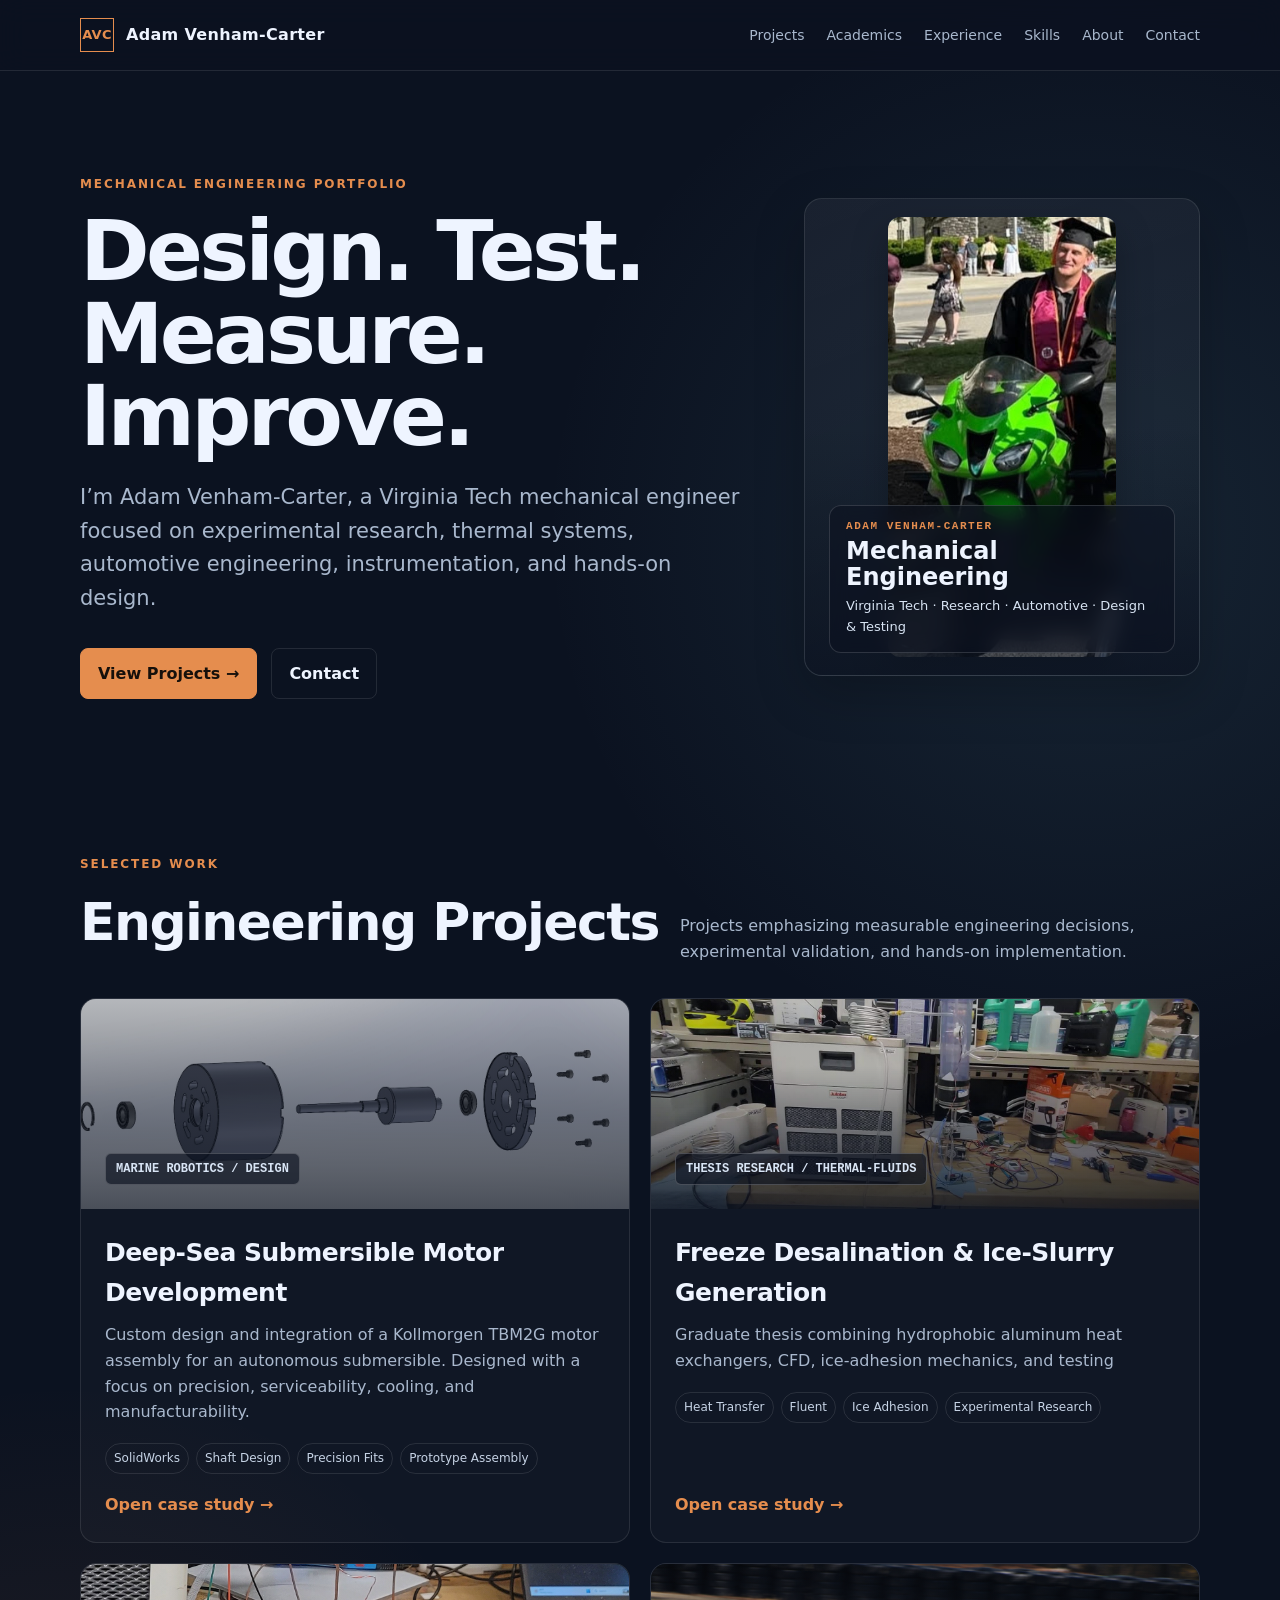
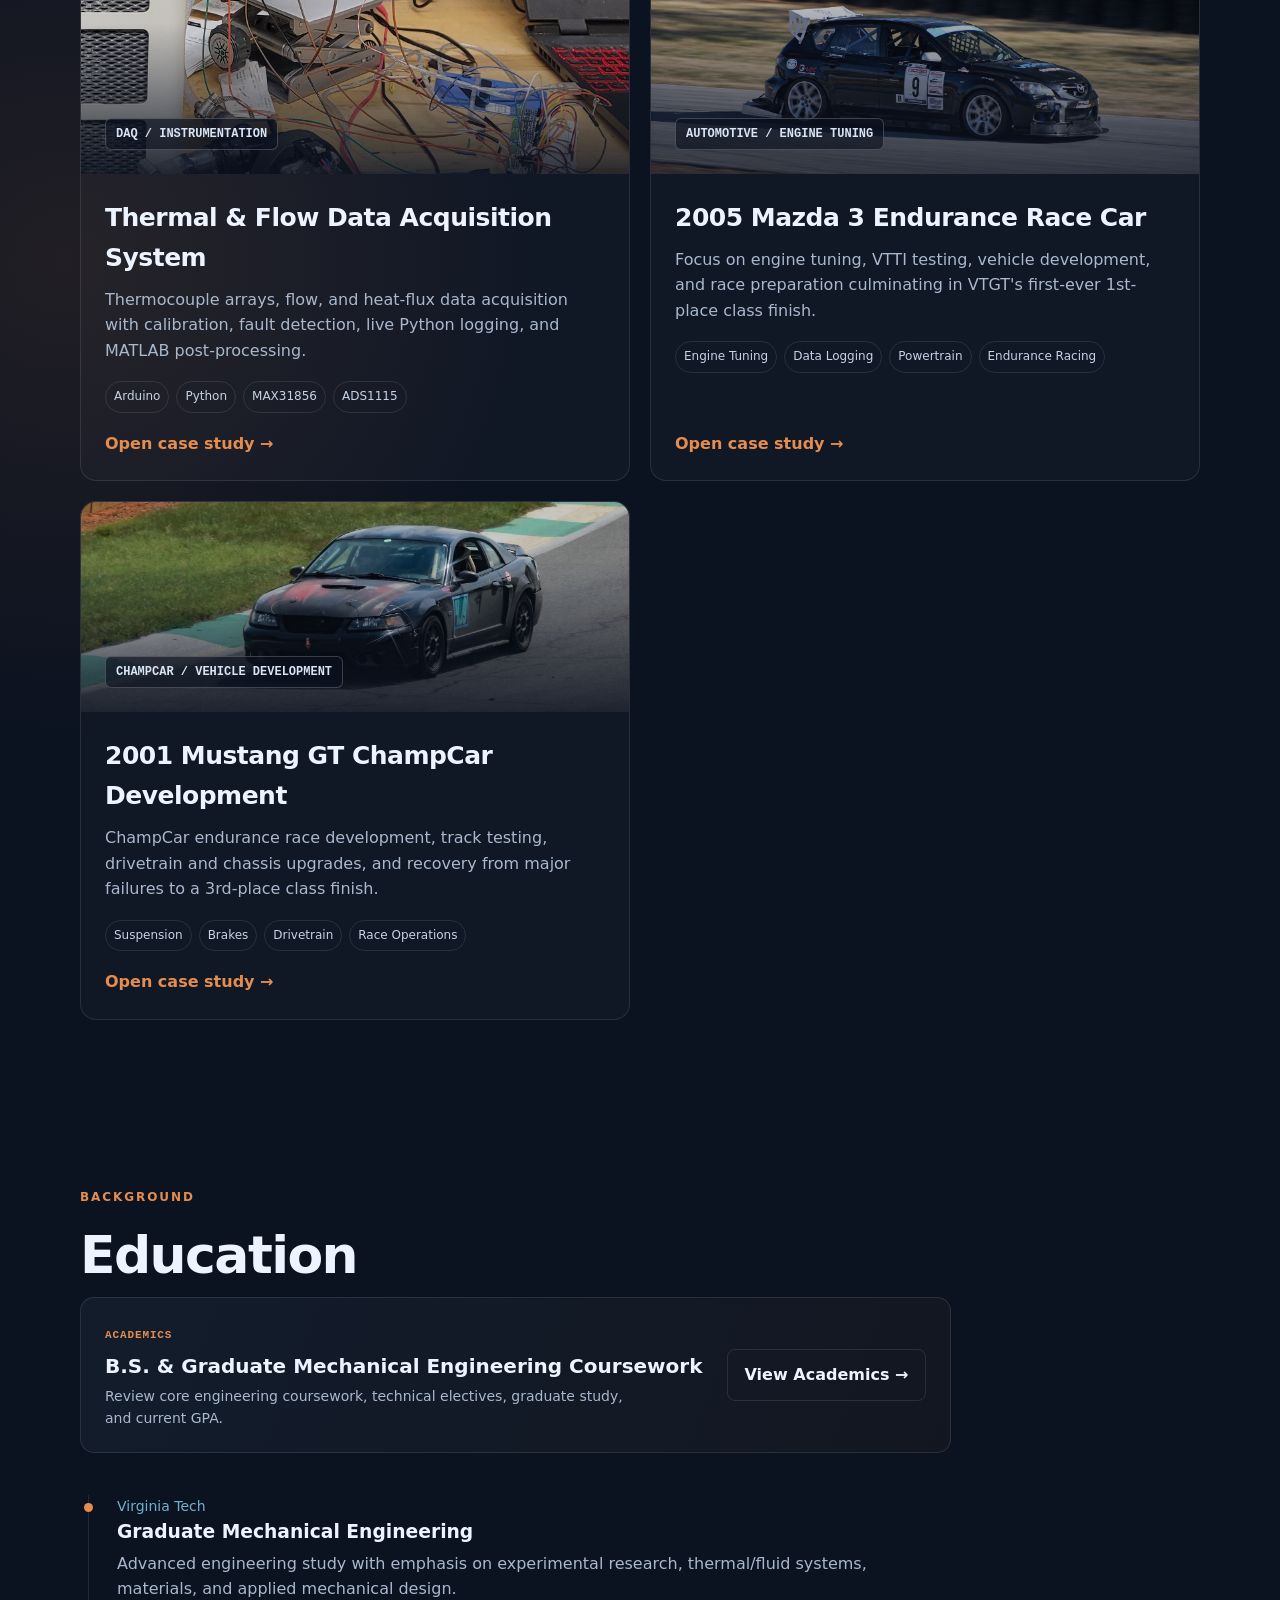
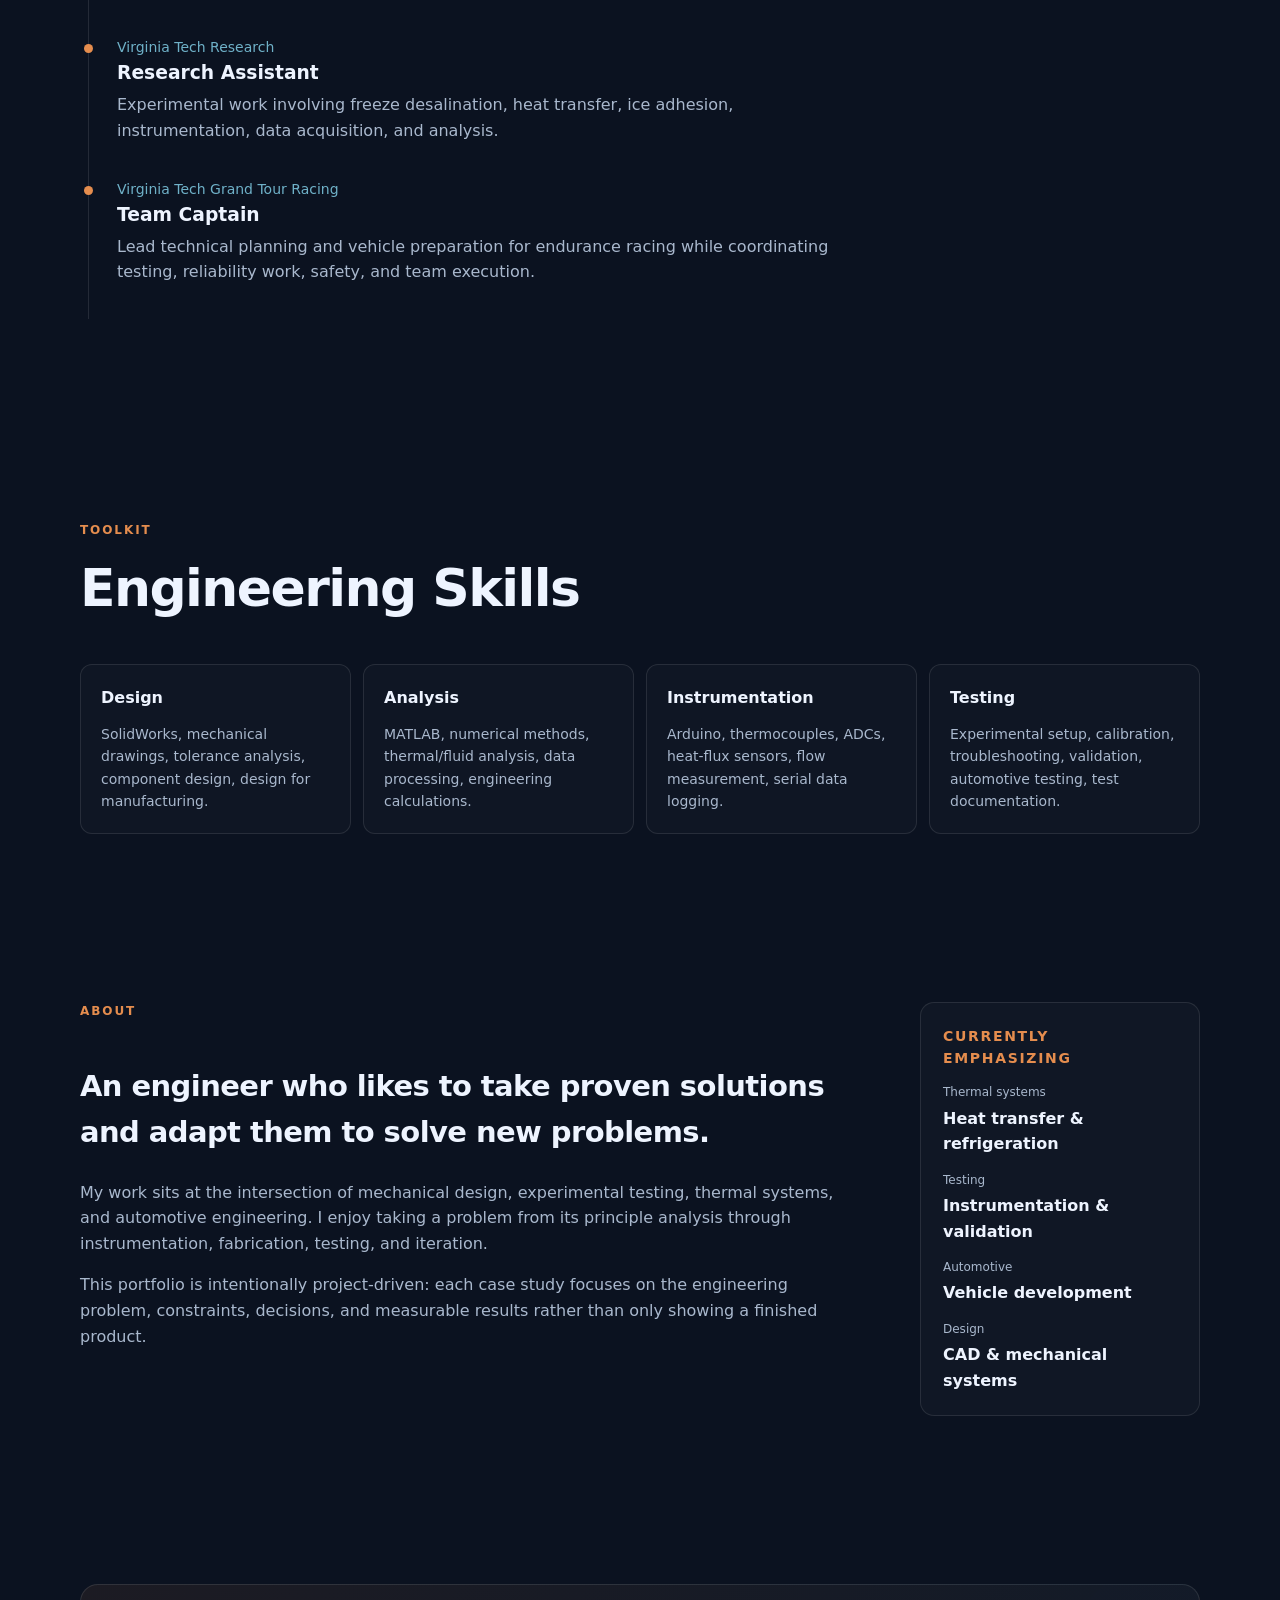
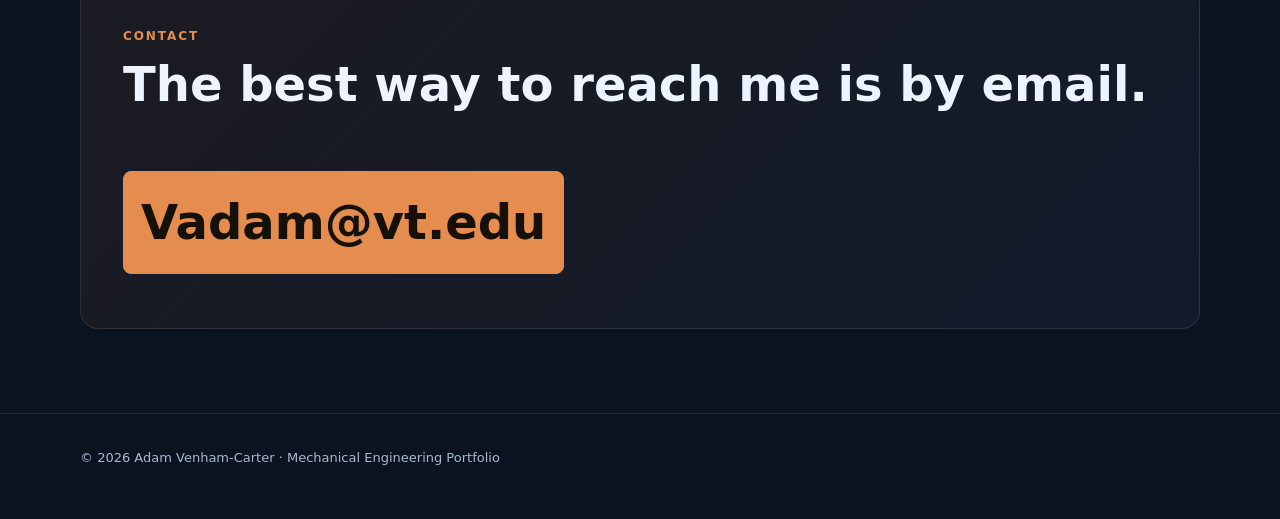
<file: index.html>
<!doctype html>
<html lang="en">
<head>
  <meta charset="utf-8">
  <meta name="viewport" content="width=device-width, initial-scale=1">
  <meta name="description" content="Engineering portfolio of Adam Venham-Carter — mechanical engineering, experimental research, automotive systems, instrumentation, and design.">
  <title>Adam Venham-Carter | Mechanical Engineering Portfolio</title>
  <link rel="stylesheet" href="styles.css">
</head>
<body>
<header class="site-header">
  <nav class="nav container" aria-label="Main navigation">
    <a class="brand" href="#top"><span class="brand-mark">AVC</span><span>Adam Venham-Carter</span></a>
    <button class="menu-btn" aria-label="Toggle navigation">Menu</button>
    <div class="nav-links">
      <a href="#projects">Projects</a><a href="academics.html">Academics</a><a href="#experience">Experience</a><a href="#skills">Skills</a><a href="#about">About</a><a href="#contact">Contact</a>
    </div>
  </nav>
</header>

<main id="top">
<section class="hero">
  <div class="container hero-grid">
    <div>
      <div class="eyebrow">Mechanical Engineering Portfolio</div>
      <h1>Design. Test. Measure. Improve.</h1>
      <p class="hero-copy">I’m Adam Venham-Carter, a Virginia Tech mechanical engineer focused on experimental research, thermal systems, automotive engineering, instrumentation, and hands-on design.</p>
      <div class="cta-row">
        <a class="btn primary" href="#projects">View Projects →</a>
        <a class="btn secondary" href="#contact">Contact</a>
      </div>
    </div>
    <div class="hero-visual hero-photo-panel">
      <img class="hero-intro-photo" src="assets/home/adam-intro.jpg" alt="Adam Venham-Carter in graduation attire standing beside a green sport motorcycle">
      <div class="hero-photo-caption">
        <span>Adam Venham-Carter</span>
        <strong>Mechanical Engineering</strong>
        <small>Virginia Tech · Research · Automotive · Design &amp; Testing</small>
      </div>
    </div>
  </div>
</section>

<section id="projects" class="section">
  <div class="container">
    <div class="section-head"><div><div class="kicker">Selected Work</div><h2>Engineering Projects</h2></div><p>Projects emphasizing measurable engineering decisions, experimental validation, and hands-on implementation.</p></div>
    <div class="project-grid">
      <article class="card"><div class="card-art art-cmar"><span class="art-label">MARINE ROBOTICS / DESIGN</span></div><div class="card-body"><h3>Deep-Sea Submersible Motor Development</h3><p>Custom design and integration of a Kollmorgen TBM2G motor assembly for an autonomous submersible. Designed with a focus on precision, serviceability, cooling, and manufacturability.</p><div class="tags"><span class="tag">SolidWorks</span><span class="tag">Shaft Design</span><span class="tag">Precision Fits</span><span class="tag">Prototype Assembly</span></div><a class="card-link" href="projects/cmar-motor.html">Open case study →</a></div></article>
      <article class="card freeze-card"><div class="card-art art-freeze"><img class="card-art-photo" src="assets/freeze/card-cover.jpg" alt="Freeze desalination apparatus with chiller, aluminum coil, and separator"><span class="art-label">THESIS RESEARCH / THERMAL-FLUIDS</span></div><div class="card-body"><h3>Freeze Desalination &amp; Ice-Slurry Generation</h3><p>Graduate thesis combining hydrophobic aluminum heat exchangers, CFD, ice-adhesion mechanics, and testing</p><div class="tags"><span class="tag">Heat Transfer</span><span class="tag">Fluent</span><span class="tag">Ice Adhesion</span><span class="tag">Experimental Research</span></div><a class="card-link" href="projects/freeze-desalination.html">Open case study →</a></div></article>
      <article class="card daq-card"><div class="card-art art-daq"><img class="card-art-photo" src="assets/daq/hardware.jpg" alt="Arduino DAQ hardware connected to the freeze desalination experimental loop"><span class="art-label">DAQ / INSTRUMENTATION</span></div><div class="card-body"><h3>Thermal &amp; Flow Data Acquisition System</h3><p>Thermocouple arrays, flow, and heat-flux data acquisition with calibration, fault detection, live Python logging, and MATLAB post-processing.</p><div class="tags"><span class="tag">Arduino</span><span class="tag">Python</span><span class="tag">MAX31856</span><span class="tag">ADS1115</span></div><a class="card-link" href="projects/daq-system.html">Open case study →</a></div></article>
      <article class="card"><div class="card-art art-race"><span class="art-label">AUTOMOTIVE / ENGINE TUNING</span></div><div class="card-body"><h3>2005 Mazda 3 Endurance Race Car</h3><p>Focus on engine tuning, VTTI testing, vehicle development, and race preparation culminating in VTGT's first-ever 1st-place class finish.</p><div class="tags"><span class="tag">Engine Tuning</span><span class="tag">Data Logging</span><span class="tag">Powertrain</span><span class="tag">Endurance Racing</span></div><a class="card-link" href="projects/vtgt.html">Open case study →</a></div></article>
      <article class="card mustang-card"><div class="card-art art-mustang"><img class="card-art-photo" src="assets/mustang/track-testing.jpg" alt="2001 Ford Mustang GT number 409 on track during race testing"><span class="art-label">CHAMPCAR / VEHICLE DEVELOPMENT</span></div><div class="card-body"><h3>2001 Mustang GT ChampCar Development</h3><p>ChampCar endurance race development, track testing, drivetrain and chassis upgrades, and recovery from major failures to a 3rd-place class finish.</p><div class="tags"><span class="tag">Suspension</span><span class="tag">Brakes</span><span class="tag">Drivetrain</span><span class="tag">Race Operations</span></div><a class="card-link" href="projects/mustang-champcar.html">Open case study →</a></div></article>

    </div>
  </div>
</section>

<section id="experience" class="section">
  <div class="container">
    <div class="section-head"><div><div class="kicker">Background</div><h2>Education</h2>
    <div class="academics-callout"><div><span class="course-code">ACADEMICS</span><h3>B.S. &amp; Graduate Mechanical Engineering Coursework</h3><p>Review core engineering coursework, technical electives, graduate study, and current GPA.</p></div><a class="btn secondary" href="academics.html">View Academics →</a></div>
    <div class="timeline">
      <div class="timeline-item"><div class="meta">Virginia Tech</div><h3>Graduate Mechanical Engineering</h3><p>Advanced engineering study with emphasis on experimental research, thermal/fluid systems, materials, and applied mechanical design.</p></div>
      <div class="timeline-item"><div class="meta">Virginia Tech Research</div><h3>Research Assistant</h3><p>Experimental work involving freeze desalination, heat transfer, ice adhesion, instrumentation, data acquisition, and analysis.</p></div>
      <div class="timeline-item"><div class="meta">Virginia Tech Grand Tour Racing</div><h3>Team Captain</h3><p>Lead technical planning and vehicle preparation for endurance racing while coordinating testing, reliability work, safety, and team execution.</p></div>
    </div>
  </div>
</section>

<section id="skills" class="section">
  <div class="container">
    <div class="section-head"><div><div class="kicker">Toolkit</div><h2>Engineering Skills</h2></div></div>
    <div class="skills-grid">
      <div class="skill-group"><h3>Design</h3><p>SolidWorks, mechanical drawings, tolerance analysis, component design, design for manufacturing.</p></div>
      <div class="skill-group"><h3>Analysis</h3><p>MATLAB, numerical methods, thermal/fluid analysis, data processing, engineering calculations.</p></div>
      <div class="skill-group"><h3>Instrumentation</h3><p>Arduino, thermocouples, ADCs, heat-flux sensors, flow measurement, serial data logging.</p></div>
      <div class="skill-group"><h3>Testing</h3><p>Experimental setup, calibration, troubleshooting, validation, automotive testing, test documentation.</p></div>
    </div>
  </div>
</section>

<section id="about" class="section">
  <div class="container project-layout">
    <div class="project-content"><div class="kicker">About</div><h2>An engineer who likes to take proven solutions and adapt them to solve new problems.</h2><p>My work sits at the intersection of mechanical design, experimental testing, thermal systems, and automotive engineering. I enjoy taking a problem from its principle analysis through instrumentation, fabrication, testing, and iteration.</p><p>This portfolio is intentionally project-driven: each case study focuses on the engineering problem, constraints, decisions, and measurable results rather than only showing a finished product.</p></div>
    <aside class="project-aside"><h3>Currently emphasizing</h3><dl><dt>Thermal systems</dt><dd>Heat transfer & refrigeration</dd><dt>Testing</dt><dd>Instrumentation & validation</dd><dt>Automotive</dt><dd>Vehicle development</dd><dt>Design</dt><dd>CAD & mechanical systems</dd></dl></aside>
  </div>
</section>

<section id="contact" class="section">
  <div class="container"><div class="contact"><div class="kicker">Contact</div><h2>The best way to reach me is by email.</p><div class="cta-row"><a class="btn primary" href="mailto:Vadam@vt.edu">Vadam@vt.edu</a></div></div></div>
</section>
</main>
<footer><div class="container">© <span data-year></span> Adam Venham-Carter · Mechanical Engineering Portfolio</div></footer>
<script src="script.js"></script>
</body>
</html>
</file>
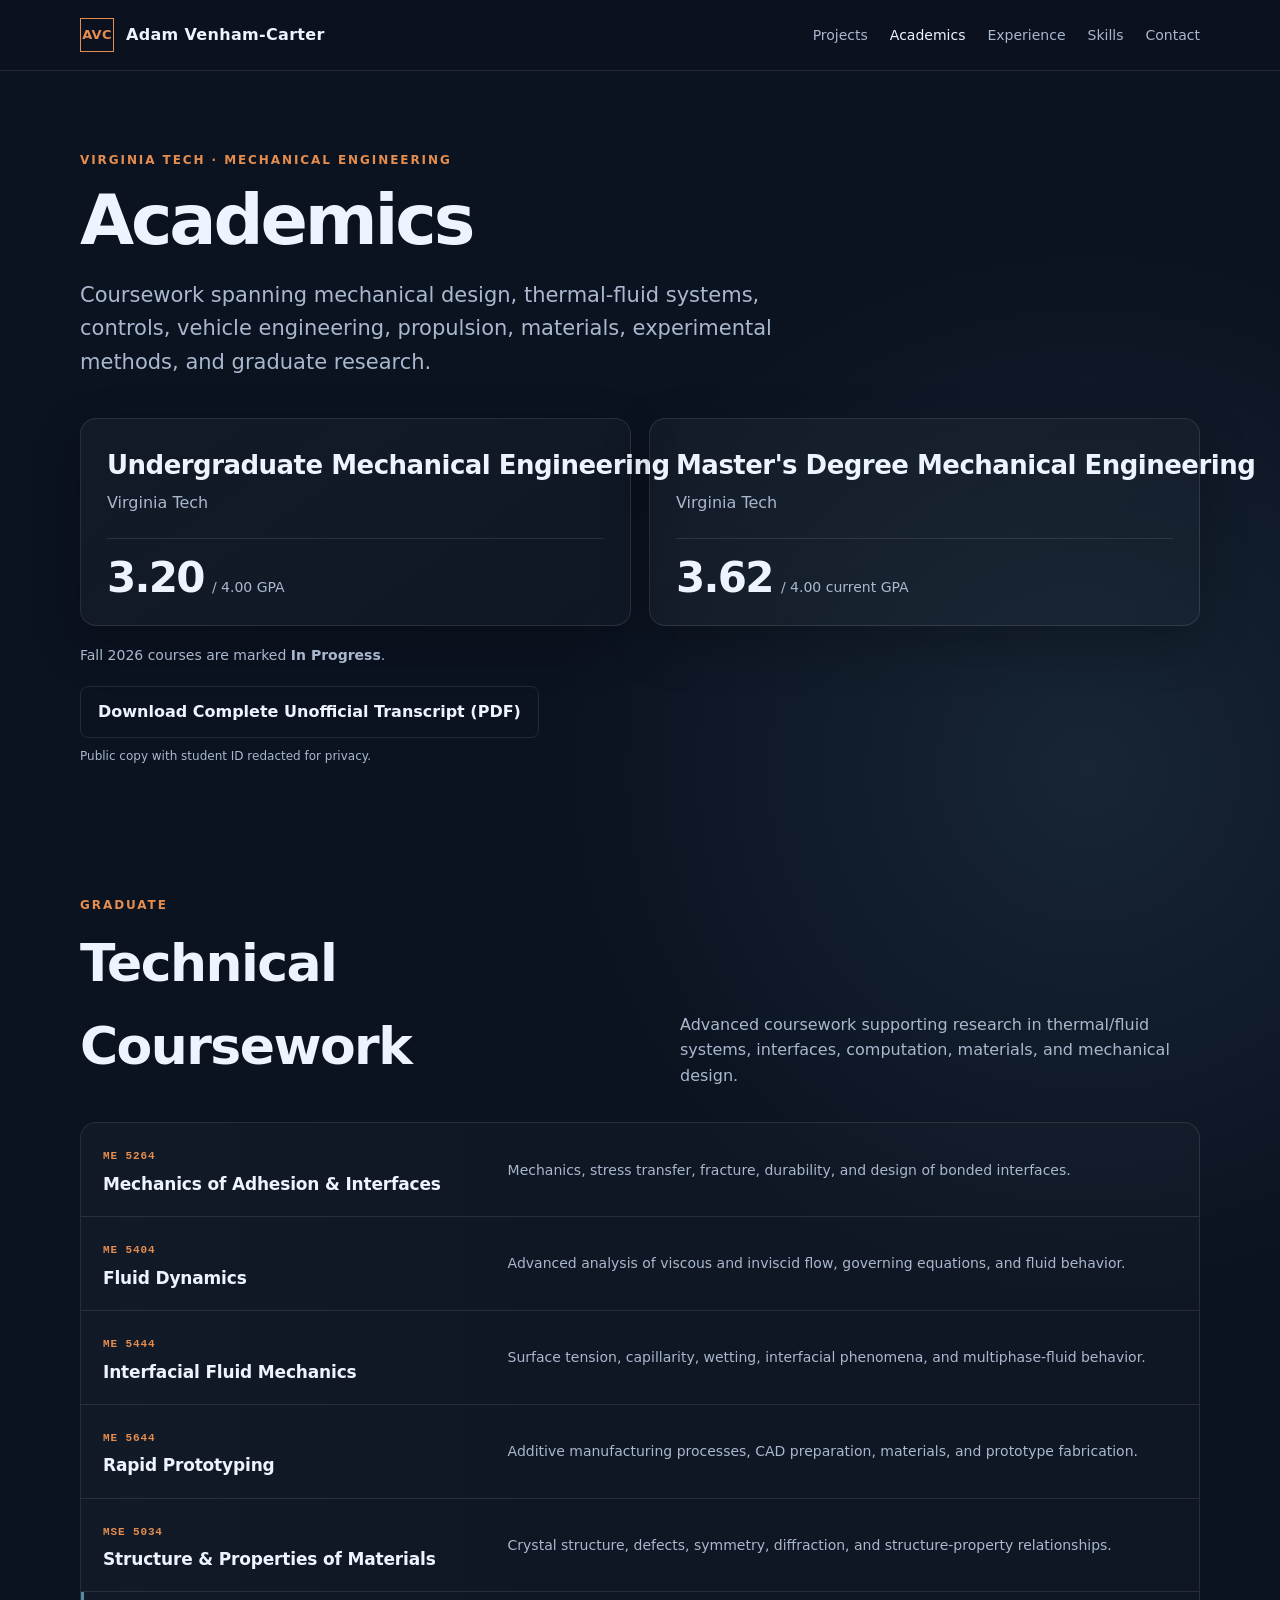
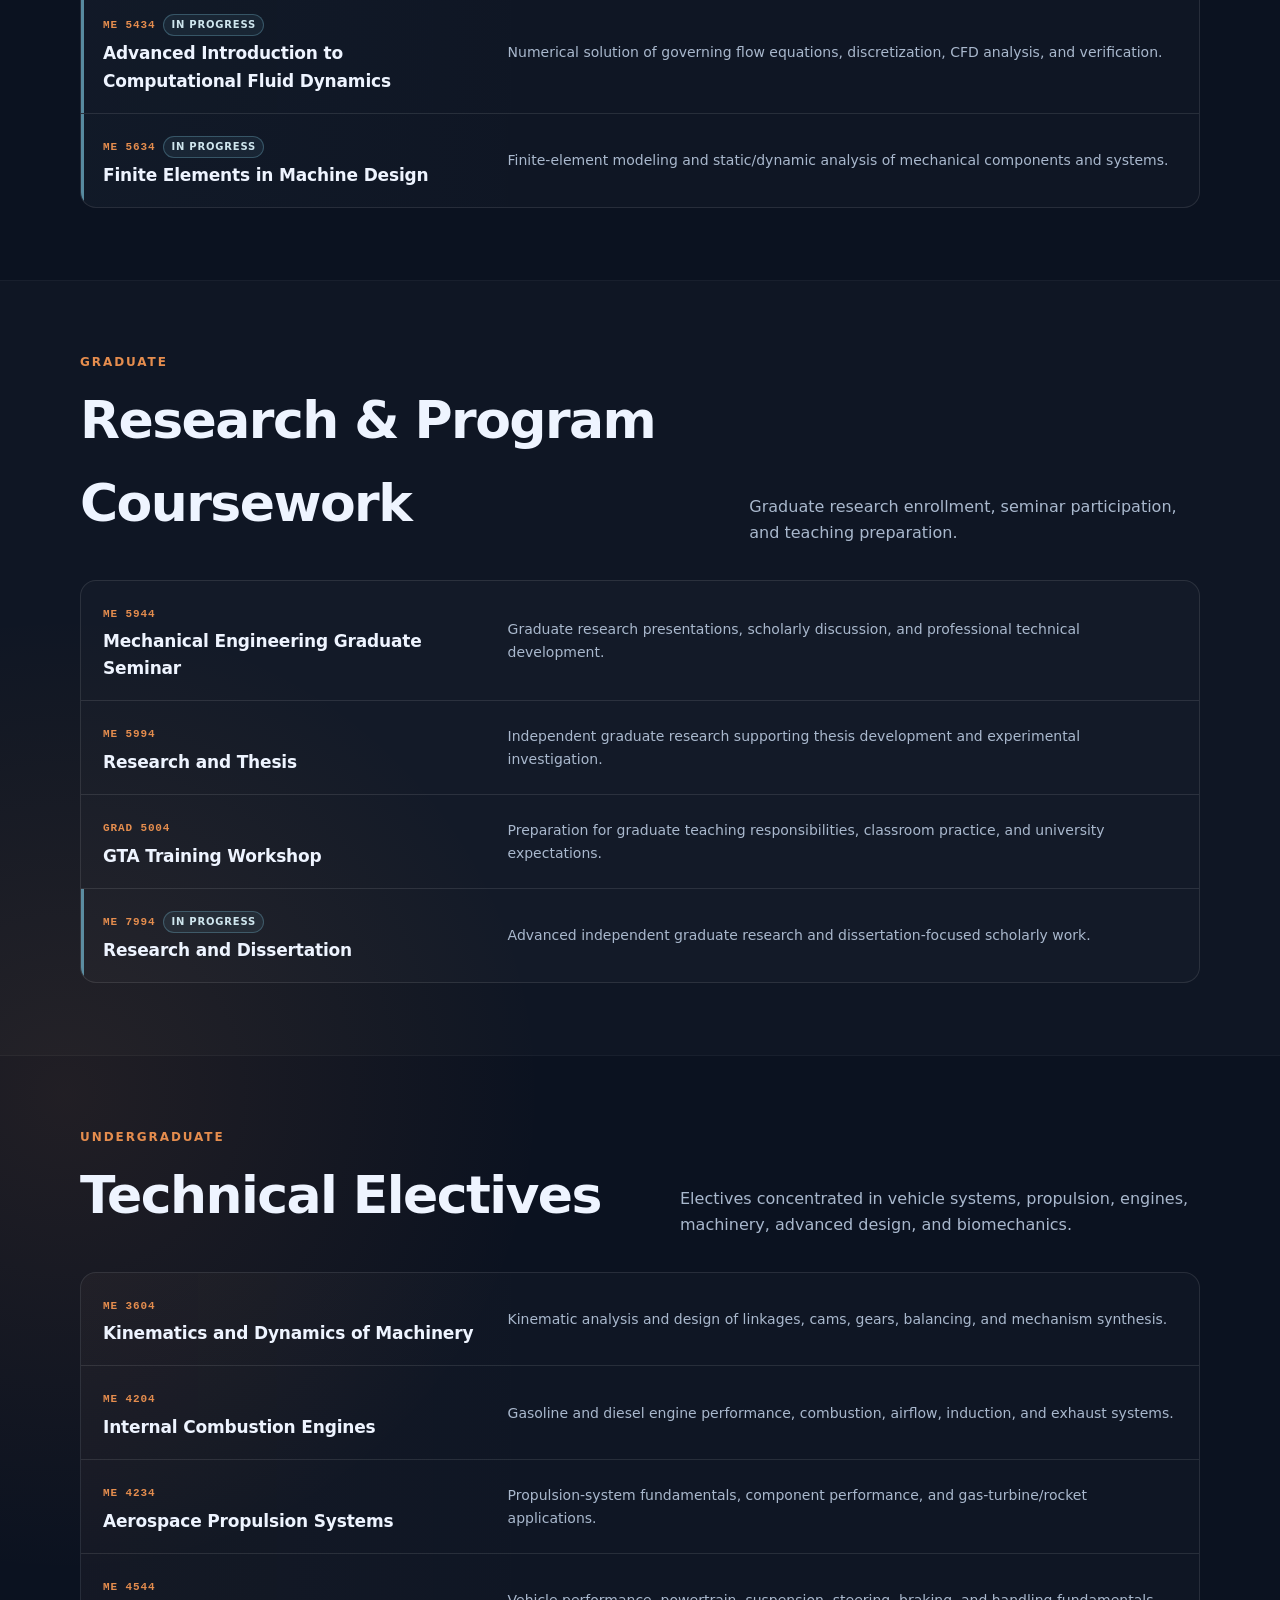
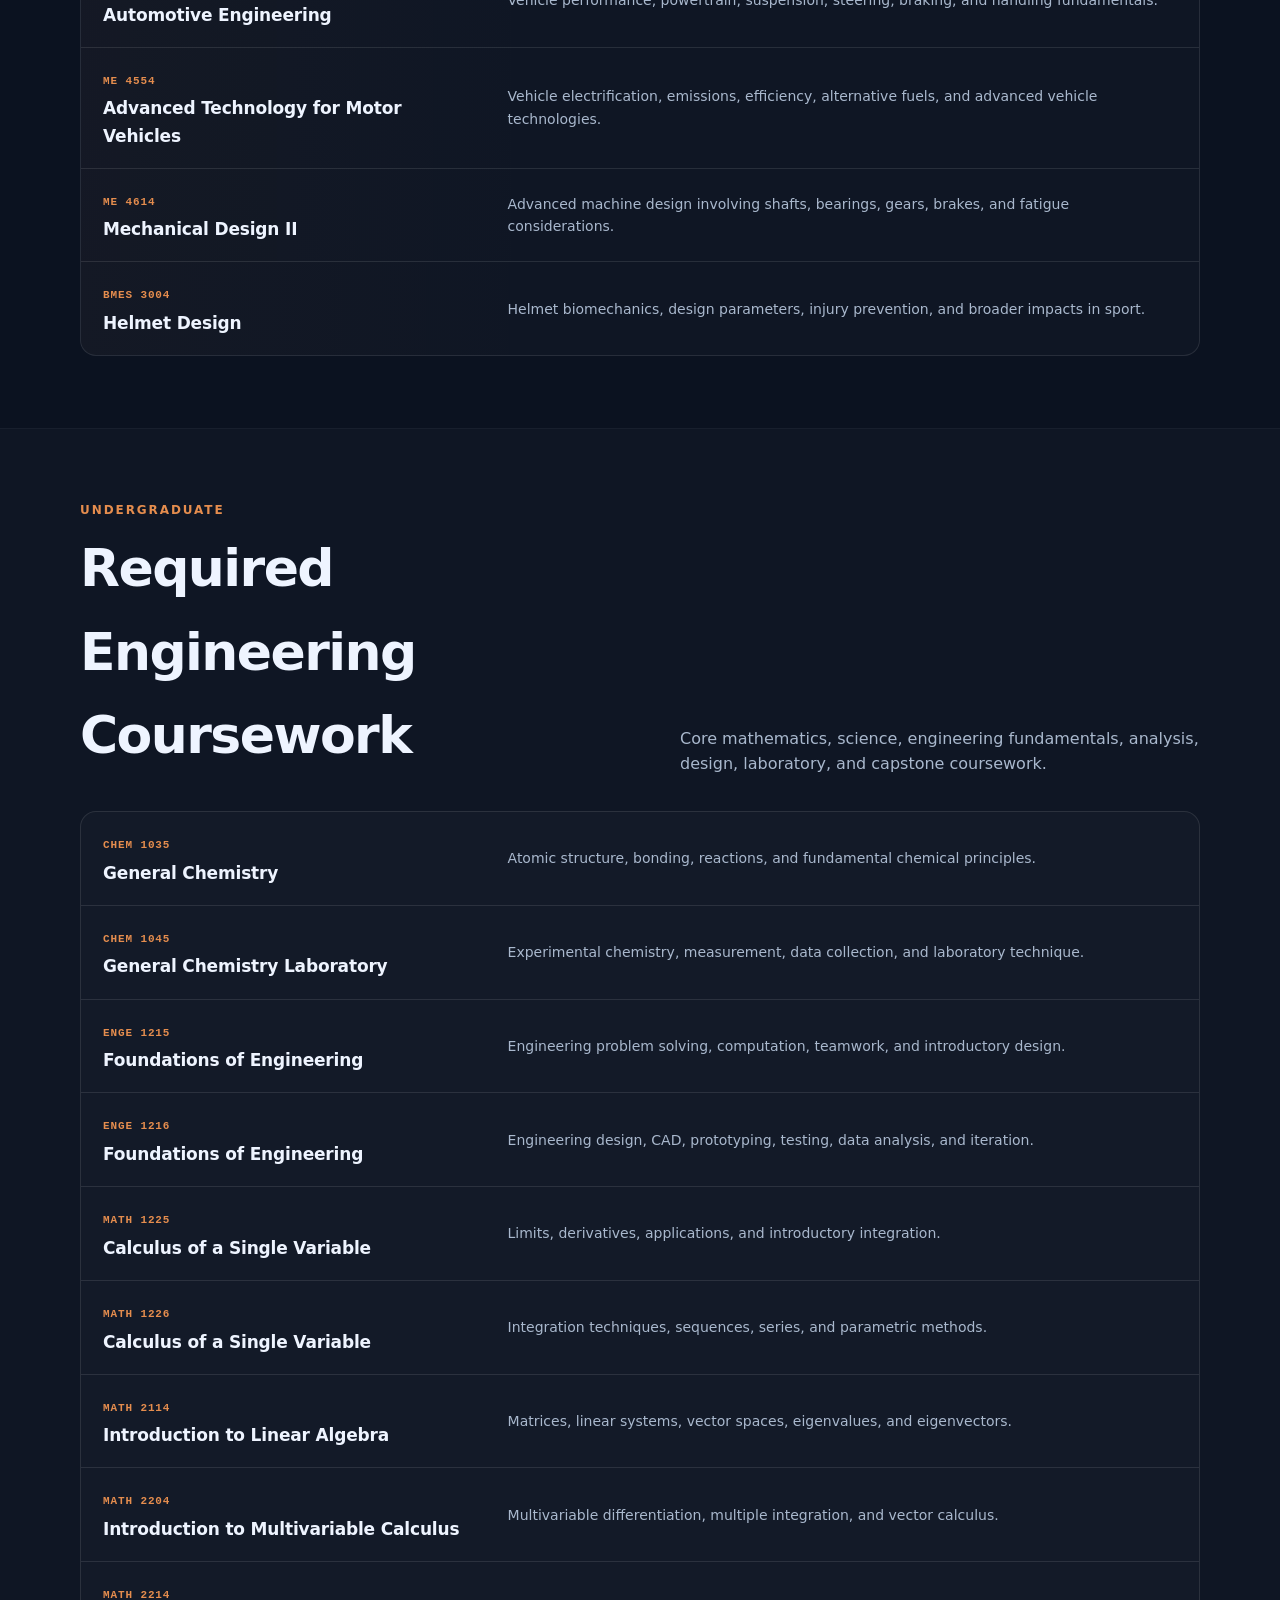
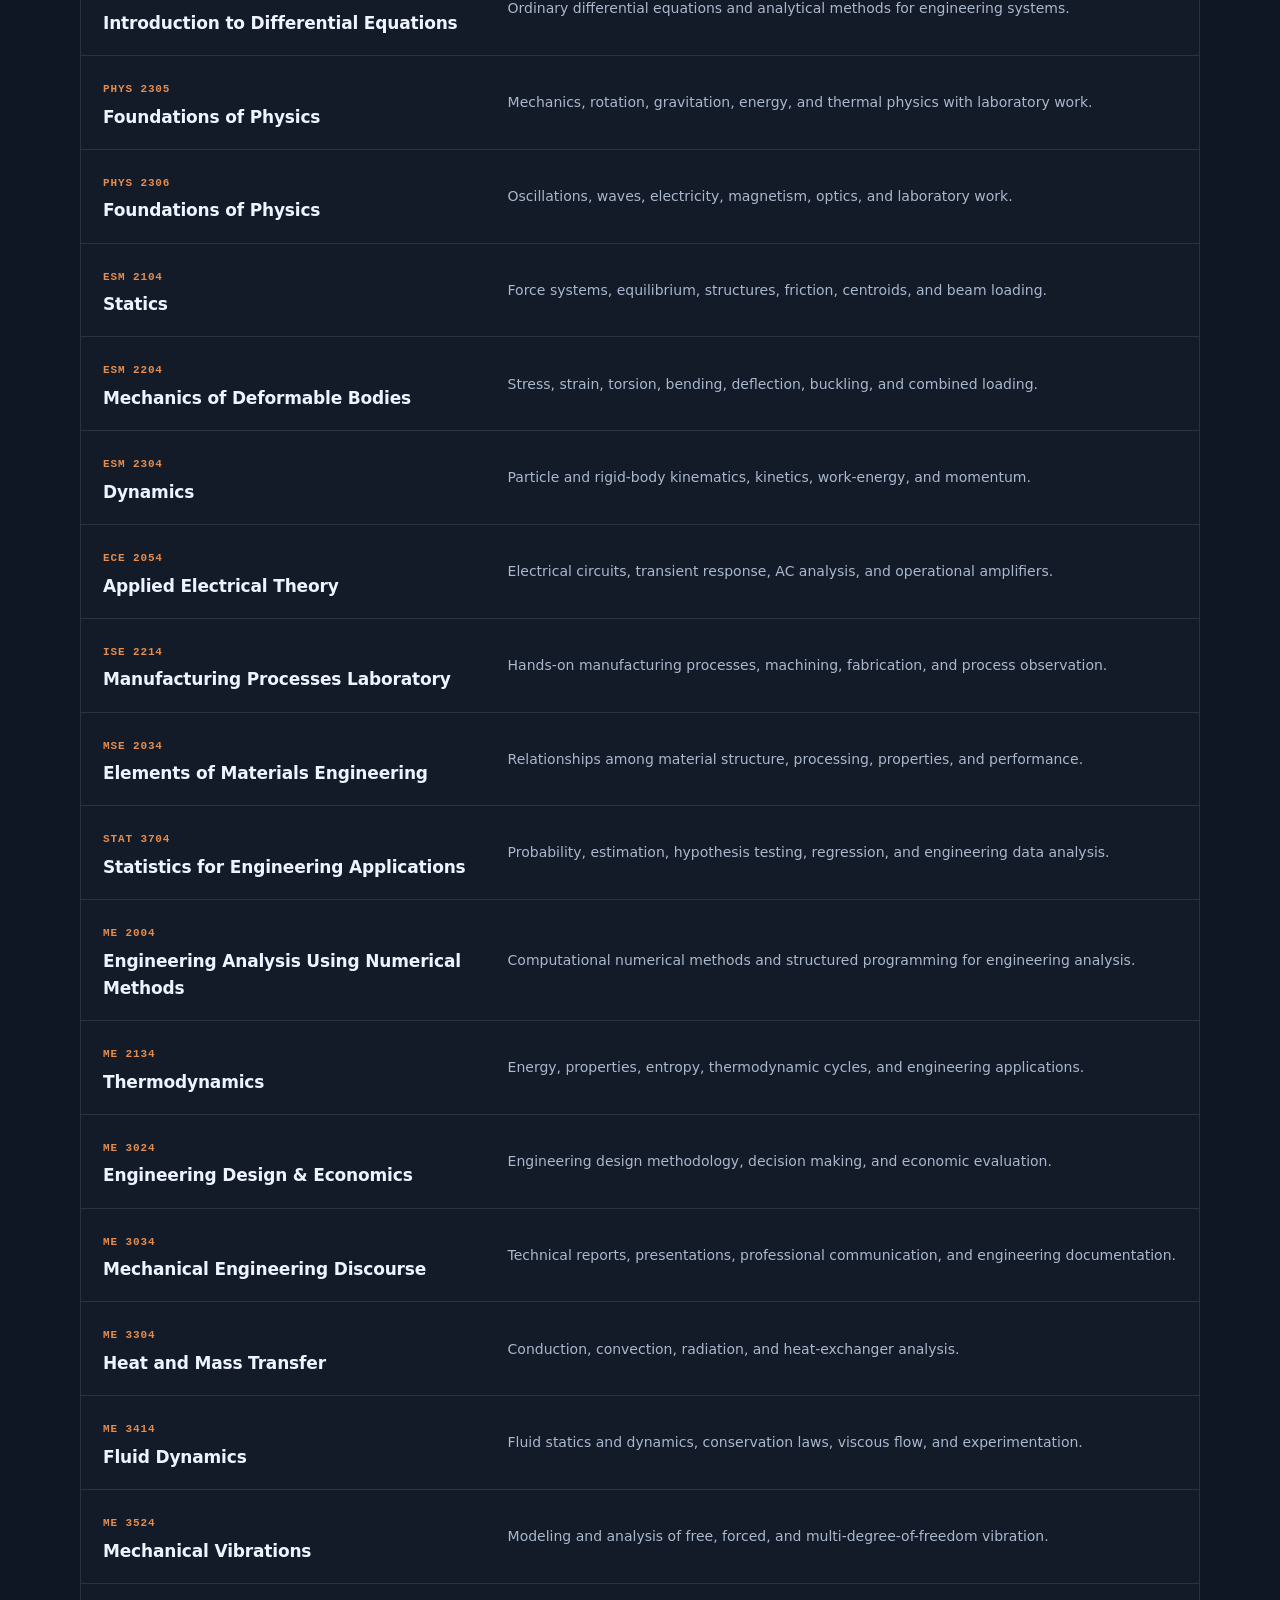
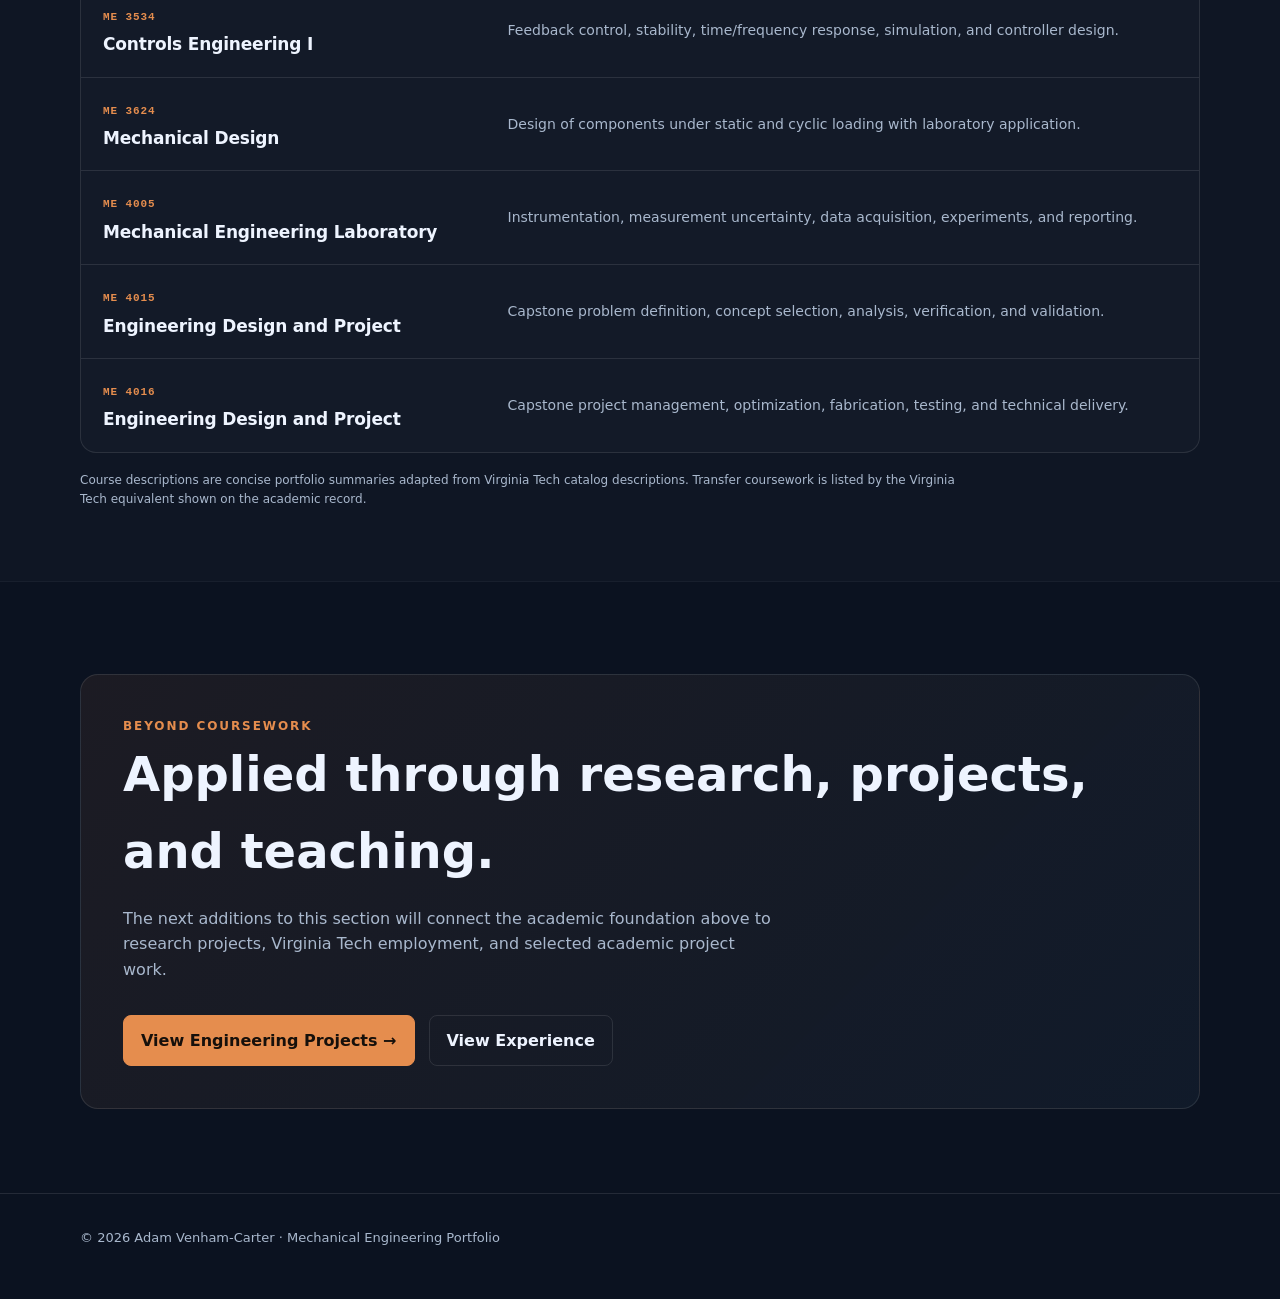
<file: academics.html>
<!DOCTYPE html>

<html lang="en">
<head>
<meta charset="utf-8"/>
<meta content="width=device-width, initial-scale=1" name="viewport"/>
<meta content="Academic background and engineering coursework of Adam Venham-Carter, Mechanical Engineering at Virginia Tech." name="description"/>
<title>Academics | Adam Venham-Carter</title>
<link href="styles.css" rel="stylesheet"/>
</head>
<body>
<header class="site-header">
<nav aria-label="Main navigation" class="nav container">
<a class="brand" href="index.html"><span class="brand-mark">AVC</span><span>Adam Venham-Carter</span></a>
<button aria-label="Toggle navigation" class="menu-btn">Menu</button>
<div class="nav-links">
<a href="index.html#projects">Projects</a><a class="active" href="academics.html">Academics</a><a href="index.html#experience">Experience</a><a href="index.html#skills">Skills</a><a href="index.html#contact">Contact</a>
</div>
</nav>
</header>
<main>
<section class="project-hero academics-hero">
<div class="container">
<div class="kicker">Virginia Tech · Mechanical Engineering</div>
<h1>Academics</h1>
<p class="hero-copy">Coursework spanning mechanical design, thermal-fluid systems, controls, vehicle engineering, propulsion, materials, experimental methods, and graduate research.</p>
<div class="degree-grid">
<article class="degree-card">
<h2>Undergraduate Mechanical Engineering</h2>
<p>Virginia Tech</p>
<div class="gpa"><strong>3.20</strong><span>/ 4.00 GPA</span></div>
</article>
<article class="degree-card">
<h2>Master's Degree Mechanical Engineering</h2>
<p>Virginia Tech</p>
<div class="gpa"><strong>3.62</strong><span>/ 4.00 current GPA</span></div>
</article>
</div>
<p class="academic-note">Fall 2026 courses are marked <strong>In Progress</strong>.</p>
<div class="cta-row transcript-actions">
<a class="btn secondary" download="" href="assets/documents/Adam_Venham-Carter_Unofficial_Transcript_Redacted.pdf">Download Complete Unofficial Transcript (PDF)</a>
</div>
<p class="transcript-note">Public copy with student ID redacted for privacy.</p>
</div>
</section>




<section class="section course-section">
<div class="container">
<div class="section-head">
<div><div class="kicker">Graduate</div><h2>Technical Coursework</h2></div>
<p>Advanced coursework supporting research in thermal/fluid systems, interfaces, computation, materials, and mechanical design.</p>
</div>
<div class="course-list graduate-courses">
<article class="course-row"><div><span class="course-code">ME 5264</span><h3>Mechanics of Adhesion &amp; Interfaces</h3></div><p>Mechanics, stress transfer, fracture, durability, and design of bonded interfaces.</p></article>
<article class="course-row"><div><span class="course-code">ME 5404</span><h3>Fluid Dynamics</h3></div><p>Advanced analysis of viscous and inviscid flow, governing equations, and fluid behavior.</p></article>
<article class="course-row"><div><span class="course-code">ME 5444</span><h3>Interfacial Fluid Mechanics</h3></div><p>Surface tension, capillarity, wetting, interfacial phenomena, and multiphase-fluid behavior.</p></article>
<article class="course-row"><div><span class="course-code">ME 5644</span><h3>Rapid Prototyping</h3></div><p>Additive manufacturing processes, CAD preparation, materials, and prototype fabrication.</p></article>
<article class="course-row"><div><span class="course-code">MSE 5034</span><h3>Structure &amp; Properties of Materials</h3></div><p>Crystal structure, defects, symmetry, diffraction, and structure-property relationships.</p></article>
<article class="course-row in-progress"><div><span class="course-code">ME 5434</span><span class="status-badge">In Progress</span><h3>Advanced Introduction to Computational Fluid Dynamics</h3></div><p>Numerical solution of governing flow equations, discretization, CFD analysis, and verification.</p></article>
<article class="course-row in-progress"><div><span class="course-code">ME 5634</span><span class="status-badge">In Progress</span><h3>Finite Elements in Machine Design</h3></div><p>Finite-element modeling and static/dynamic analysis of mechanical components and systems.</p></article>
</div>
</div>
</section><section class="section course-section alt-section">
<div class="container">
<div class="section-head">
<div><div class="kicker">Graduate</div><h2>Research &amp; Program Coursework</h2></div>
<p>Graduate research enrollment, seminar participation, and teaching preparation.</p>
</div>
<div class="course-list">
<article class="course-row"><div><span class="course-code">ME 5944</span><h3>Mechanical Engineering Graduate Seminar</h3></div><p>Graduate research presentations, scholarly discussion, and professional technical development.</p></article>
<article class="course-row"><div><span class="course-code">ME 5994</span><h3>Research and Thesis</h3></div><p>Independent graduate research supporting thesis development and experimental investigation.</p></article>
<article class="course-row"><div><span class="course-code">GRAD 5004</span><h3>GTA Training Workshop</h3></div><p>Preparation for graduate teaching responsibilities, classroom practice, and university expectations.</p></article>
<article class="course-row in-progress"><div><span class="course-code">ME 7994</span><span class="status-badge">In Progress</span><h3>Research and Dissertation</h3></div><p>Advanced independent graduate research and dissertation-focused scholarly work.</p></article>
</div>

</div>
</section><section class="section course-section">
<div class="container">
<div class="section-head">
<div><div class="kicker">Undergraduate</div><h2>Technical Electives</h2></div>
<p>Electives concentrated in vehicle systems, propulsion, engines, machinery, advanced design, and biomechanics.</p>
</div>
<div class="course-list featured-courses">
<article class="course-row"><div><span class="course-code">ME 3604</span><h3>Kinematics and Dynamics of Machinery</h3></div><p>Kinematic analysis and design of linkages, cams, gears, balancing, and mechanism synthesis.</p></article>
<article class="course-row"><div><span class="course-code">ME 4204</span><h3>Internal Combustion Engines</h3></div><p>Gasoline and diesel engine performance, combustion, airflow, induction, and exhaust systems.</p></article>
<article class="course-row"><div><span class="course-code">ME 4234</span><h3>Aerospace Propulsion Systems</h3></div><p>Propulsion-system fundamentals, component performance, and gas-turbine/rocket applications.</p></article>
<article class="course-row"><div><span class="course-code">ME 4544</span><h3>Automotive Engineering</h3></div><p>Vehicle performance, powertrain, suspension, steering, braking, and handling fundamentals.</p></article>
<article class="course-row"><div><span class="course-code">ME 4554</span><h3>Advanced Technology for Motor Vehicles</h3></div><p>Vehicle electrification, emissions, efficiency, alternative fuels, and advanced vehicle technologies.</p></article>
<article class="course-row"><div><span class="course-code">ME 4614</span><h3>Mechanical Design II</h3></div><p>Advanced machine design involving shafts, bearings, gears, brakes, and fatigue considerations.</p></article>
<article class="course-row"><div><span class="course-code">BMES 3004</span><h3>Helmet Design</h3></div><p>Helmet biomechanics, design parameters, injury prevention, and broader impacts in sport.</p></article>
</div>
</div>
</section><section class="section course-section alt-section">
<div class="container">
<div class="section-head">
<div><div class="kicker">Undergraduate</div><h2>Required Engineering Coursework</h2></div>
<p>Core mathematics, science, engineering fundamentals, analysis, design, laboratory, and capstone coursework.</p>
</div>
<div class="course-list">
<article class="course-row"><div><span class="course-code">CHEM 1035</span><h3>General Chemistry</h3></div><p>Atomic structure, bonding, reactions, and fundamental chemical principles.</p></article>
<article class="course-row"><div><span class="course-code">CHEM 1045</span><h3>General Chemistry Laboratory</h3></div><p>Experimental chemistry, measurement, data collection, and laboratory technique.</p></article>
<article class="course-row"><div><span class="course-code">ENGE 1215</span><h3>Foundations of Engineering</h3></div><p>Engineering problem solving, computation, teamwork, and introductory design.</p></article>
<article class="course-row"><div><span class="course-code">ENGE 1216</span><h3>Foundations of Engineering</h3></div><p>Engineering design, CAD, prototyping, testing, data analysis, and iteration.</p></article>
<article class="course-row"><div><span class="course-code">MATH 1225</span><h3>Calculus of a Single Variable</h3></div><p>Limits, derivatives, applications, and introductory integration.</p></article>
<article class="course-row"><div><span class="course-code">MATH 1226</span><h3>Calculus of a Single Variable</h3></div><p>Integration techniques, sequences, series, and parametric methods.</p></article>
<article class="course-row"><div><span class="course-code">MATH 2114</span><h3>Introduction to Linear Algebra</h3></div><p>Matrices, linear systems, vector spaces, eigenvalues, and eigenvectors.</p></article>
<article class="course-row"><div><span class="course-code">MATH 2204</span><h3>Introduction to Multivariable Calculus</h3></div><p>Multivariable differentiation, multiple integration, and vector calculus.</p></article>
<article class="course-row"><div><span class="course-code">MATH 2214</span><h3>Introduction to Differential Equations</h3></div><p>Ordinary differential equations and analytical methods for engineering systems.</p></article>
<article class="course-row"><div><span class="course-code">PHYS 2305</span><h3>Foundations of Physics</h3></div><p>Mechanics, rotation, gravitation, energy, and thermal physics with laboratory work.</p></article>
<article class="course-row"><div><span class="course-code">PHYS 2306</span><h3>Foundations of Physics</h3></div><p>Oscillations, waves, electricity, magnetism, optics, and laboratory work.</p></article>
<article class="course-row"><div><span class="course-code">ESM 2104</span><h3>Statics</h3></div><p>Force systems, equilibrium, structures, friction, centroids, and beam loading.</p></article>
<article class="course-row"><div><span class="course-code">ESM 2204</span><h3>Mechanics of Deformable Bodies</h3></div><p>Stress, strain, torsion, bending, deflection, buckling, and combined loading.</p></article>
<article class="course-row"><div><span class="course-code">ESM 2304</span><h3>Dynamics</h3></div><p>Particle and rigid-body kinematics, kinetics, work-energy, and momentum.</p></article>
<article class="course-row"><div><span class="course-code">ECE 2054</span><h3>Applied Electrical Theory</h3></div><p>Electrical circuits, transient response, AC analysis, and operational amplifiers.</p></article>
<article class="course-row"><div><span class="course-code">ISE 2214</span><h3>Manufacturing Processes Laboratory</h3></div><p>Hands-on manufacturing processes, machining, fabrication, and process observation.</p></article>
<article class="course-row"><div><span class="course-code">MSE 2034</span><h3>Elements of Materials Engineering</h3></div><p>Relationships among material structure, processing, properties, and performance.</p></article>
<article class="course-row"><div><span class="course-code">STAT 3704</span><h3>Statistics for Engineering Applications</h3></div><p>Probability, estimation, hypothesis testing, regression, and engineering data analysis.</p></article>
<article class="course-row"><div><span class="course-code">ME 2004</span><h3>Engineering Analysis Using Numerical Methods</h3></div><p>Computational numerical methods and structured programming for engineering analysis.</p></article>
<article class="course-row"><div><span class="course-code">ME 2134</span><h3>Thermodynamics</h3></div><p>Energy, properties, entropy, thermodynamic cycles, and engineering applications.</p></article>
<article class="course-row"><div><span class="course-code">ME 3024</span><h3>Engineering Design &amp; Economics</h3></div><p>Engineering design methodology, decision making, and economic evaluation.</p></article>
<article class="course-row"><div><span class="course-code">ME 3034</span><h3>Mechanical Engineering Discourse</h3></div><p>Technical reports, presentations, professional communication, and engineering documentation.</p></article>
<article class="course-row"><div><span class="course-code">ME 3304</span><h3>Heat and Mass Transfer</h3></div><p>Conduction, convection, radiation, and heat-exchanger analysis.</p></article>
<article class="course-row"><div><span class="course-code">ME 3414</span><h3>Fluid Dynamics</h3></div><p>Fluid statics and dynamics, conservation laws, viscous flow, and experimentation.</p></article>
<article class="course-row"><div><span class="course-code">ME 3524</span><h3>Mechanical Vibrations</h3></div><p>Modeling and analysis of free, forced, and multi-degree-of-freedom vibration.</p></article>
<article class="course-row"><div><span class="course-code">ME 3534</span><h3>Controls Engineering I</h3></div><p>Feedback control, stability, time/frequency response, simulation, and controller design.</p></article>
<article class="course-row"><div><span class="course-code">ME 3624</span><h3>Mechanical Design</h3></div><p>Design of components under static and cyclic loading with laboratory application.</p></article>
<article class="course-row"><div><span class="course-code">ME 4005</span><h3>Mechanical Engineering Laboratory</h3></div><p>Instrumentation, measurement uncertainty, data acquisition, experiments, and reporting.</p></article>
<article class="course-row"><div><span class="course-code">ME 4015</span><h3>Engineering Design and Project</h3></div><p>Capstone problem definition, concept selection, analysis, verification, and validation.</p></article>
<article class="course-row"><div><span class="course-code">ME 4016</span><h3>Engineering Design and Project</h3></div><p>Capstone project management, optimization, fabrication, testing, and technical delivery.</p></article>
</div>
<div class="course-source-note">Course descriptions are concise portfolio summaries adapted from Virginia Tech catalog descriptions. Transfer coursework is listed by the Virginia Tech equivalent shown on the academic record.</div></div>
</section><section class="section">
<div class="container">
<div class="contact academic-next">
<div class="kicker">Beyond Coursework</div>
<h2>Applied through research, projects, and teaching.</h2>
<p>The next additions to this section will connect the academic foundation above to research projects, Virginia Tech employment, and selected academic project work.</p>
<div class="cta-row"><a class="btn primary" href="index.html#projects">View Engineering Projects →</a><a class="btn secondary" href="index.html#experience">View Experience</a></div>
</div>
</div>
</section>
</main>
<footer><div class="container">© <span data-year=""></span> Adam Venham-Carter · Mechanical Engineering Portfolio</div></footer>
<script src="script.js"></script>
</body>
</html>
</file>
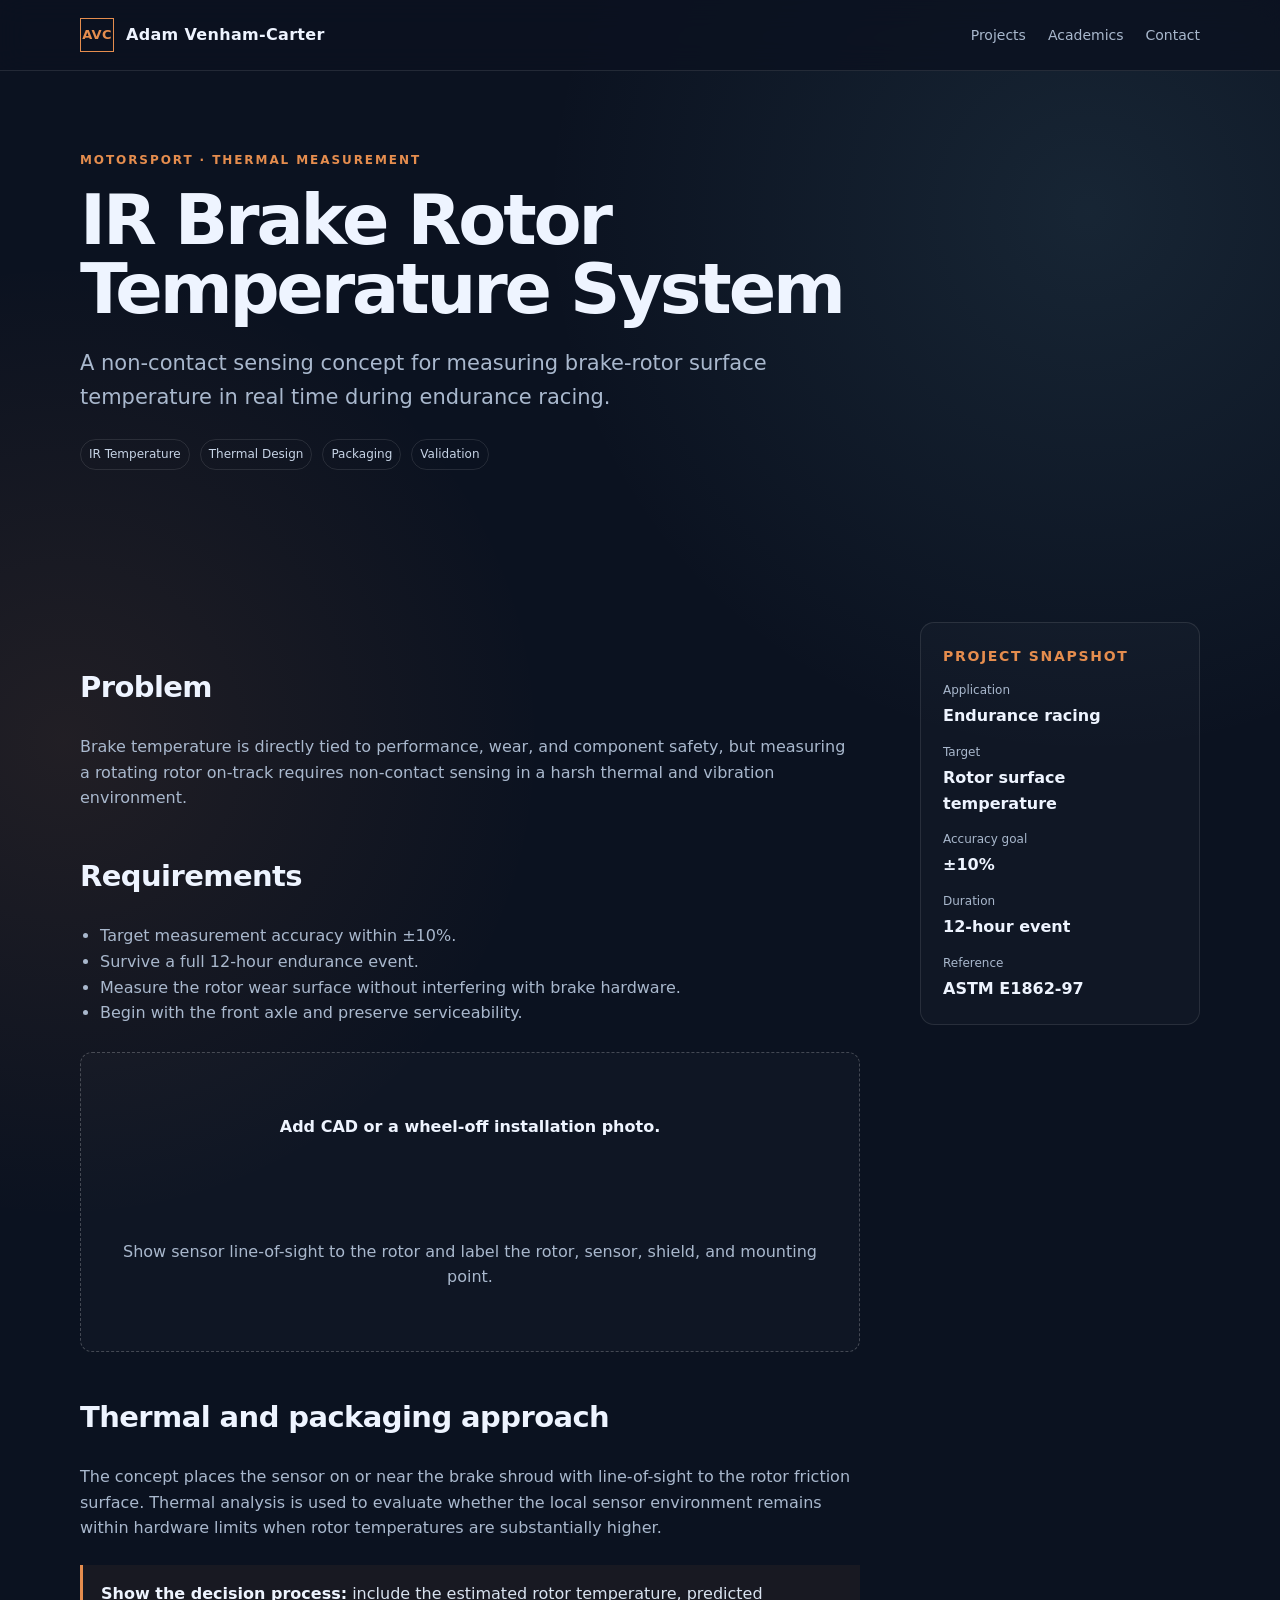
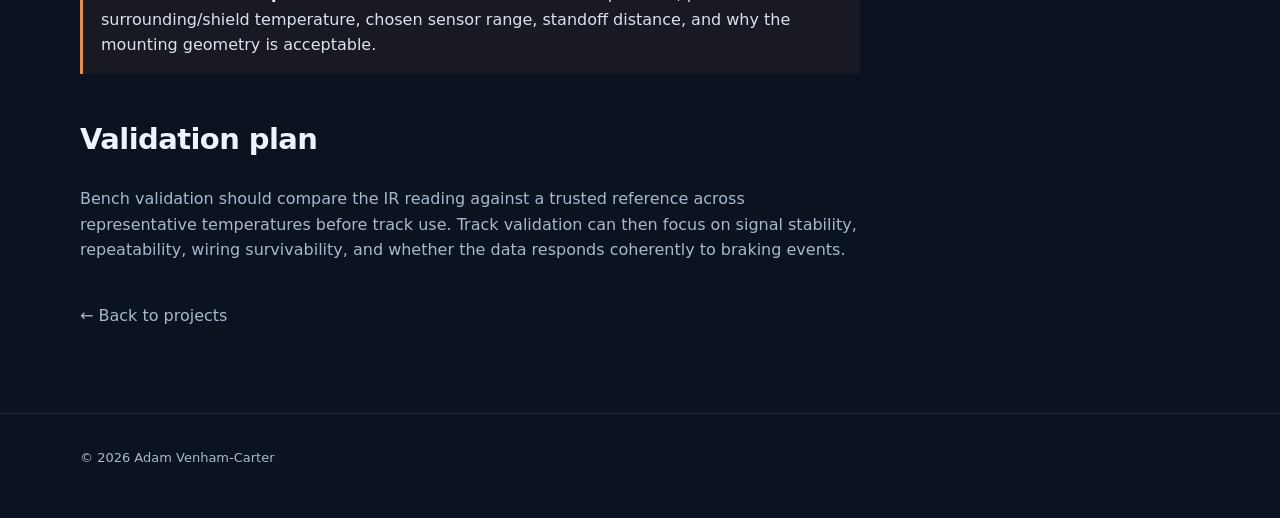
<file: projects/brake-temperature.html>
<!doctype html><html lang="en"><head><meta charset="utf-8"><meta name="viewport" content="width=device-width,initial-scale=1"><title>IR Brake Temperature System | Adam Venham-Carter</title><link rel="stylesheet" href="../styles.css"></head><body>
<header class="site-header"><nav class="nav container"><a class="brand" href="../index.html"><span class="brand-mark">AVC</span><span>Adam Venham-Carter</span></a><div class="nav-links"><a href="../index.html#projects">Projects</a><a href="../academics.html">Academics</a><a href="../index.html#contact">Contact</a></div></nav></header>
<main><section class="project-hero"><div class="container"><div class="kicker">Motorsport · Thermal Measurement</div><h1>IR Brake Rotor Temperature System</h1><p class="hero-copy">A non-contact sensing concept for measuring brake-rotor surface temperature in real time during endurance racing.</p><div class="project-meta"><span class="tag">IR Temperature</span><span class="tag">Thermal Design</span><span class="tag">Packaging</span><span class="tag">Validation</span></div></div></section>
<section class="section"><div class="container project-layout"><article class="project-content">
<h2>Problem</h2><p>Brake temperature is directly tied to performance, wear, and component safety, but measuring a rotating rotor on-track requires non-contact sensing in a harsh thermal and vibration environment.</p>
<h2>Requirements</h2><ul><li>Target measurement accuracy within ±10%.</li><li>Survive a full 12-hour endurance event.</li><li>Measure the rotor wear surface without interfering with brake hardware.</li><li>Begin with the front axle and preserve serviceability.</li></ul>
<div class="figure-placeholder"><strong>Add CAD or a wheel-off installation photo.</strong><br>Show sensor line-of-sight to the rotor and label the rotor, sensor, shield, and mounting point.</div>
<h2>Thermal and packaging approach</h2><p>The concept places the sensor on or near the brake shroud with line-of-sight to the rotor friction surface. Thermal analysis is used to evaluate whether the local sensor environment remains within hardware limits when rotor temperatures are substantially higher.</p>
<div class="callout"><strong>Show the decision process:</strong> include the estimated rotor temperature, predicted surrounding/shield temperature, chosen sensor range, standoff distance, and why the mounting geometry is acceptable.</div>
<h2>Validation plan</h2><p>Bench validation should compare the IR reading against a trusted reference across representative temperatures before track use. Track validation can then focus on signal stability, repeatability, wiring survivability, and whether the data responds coherently to braking events.</p>
<a class="back" href="../index.html#projects">← Back to projects</a></article>
<aside class="project-aside"><h3>Project snapshot</h3><dl><dt>Application</dt><dd>Endurance racing</dd><dt>Target</dt><dd>Rotor surface temperature</dd><dt>Accuracy goal</dt><dd>±10%</dd><dt>Duration</dt><dd>12-hour event</dd><dt>Reference</dt><dd>ASTM E1862-97</dd></dl></aside>
</div></section></main><footer><div class="container">© <span data-year></span> Adam Venham-Carter</div></footer><script src="../script.js"></script></body></html>
</file>
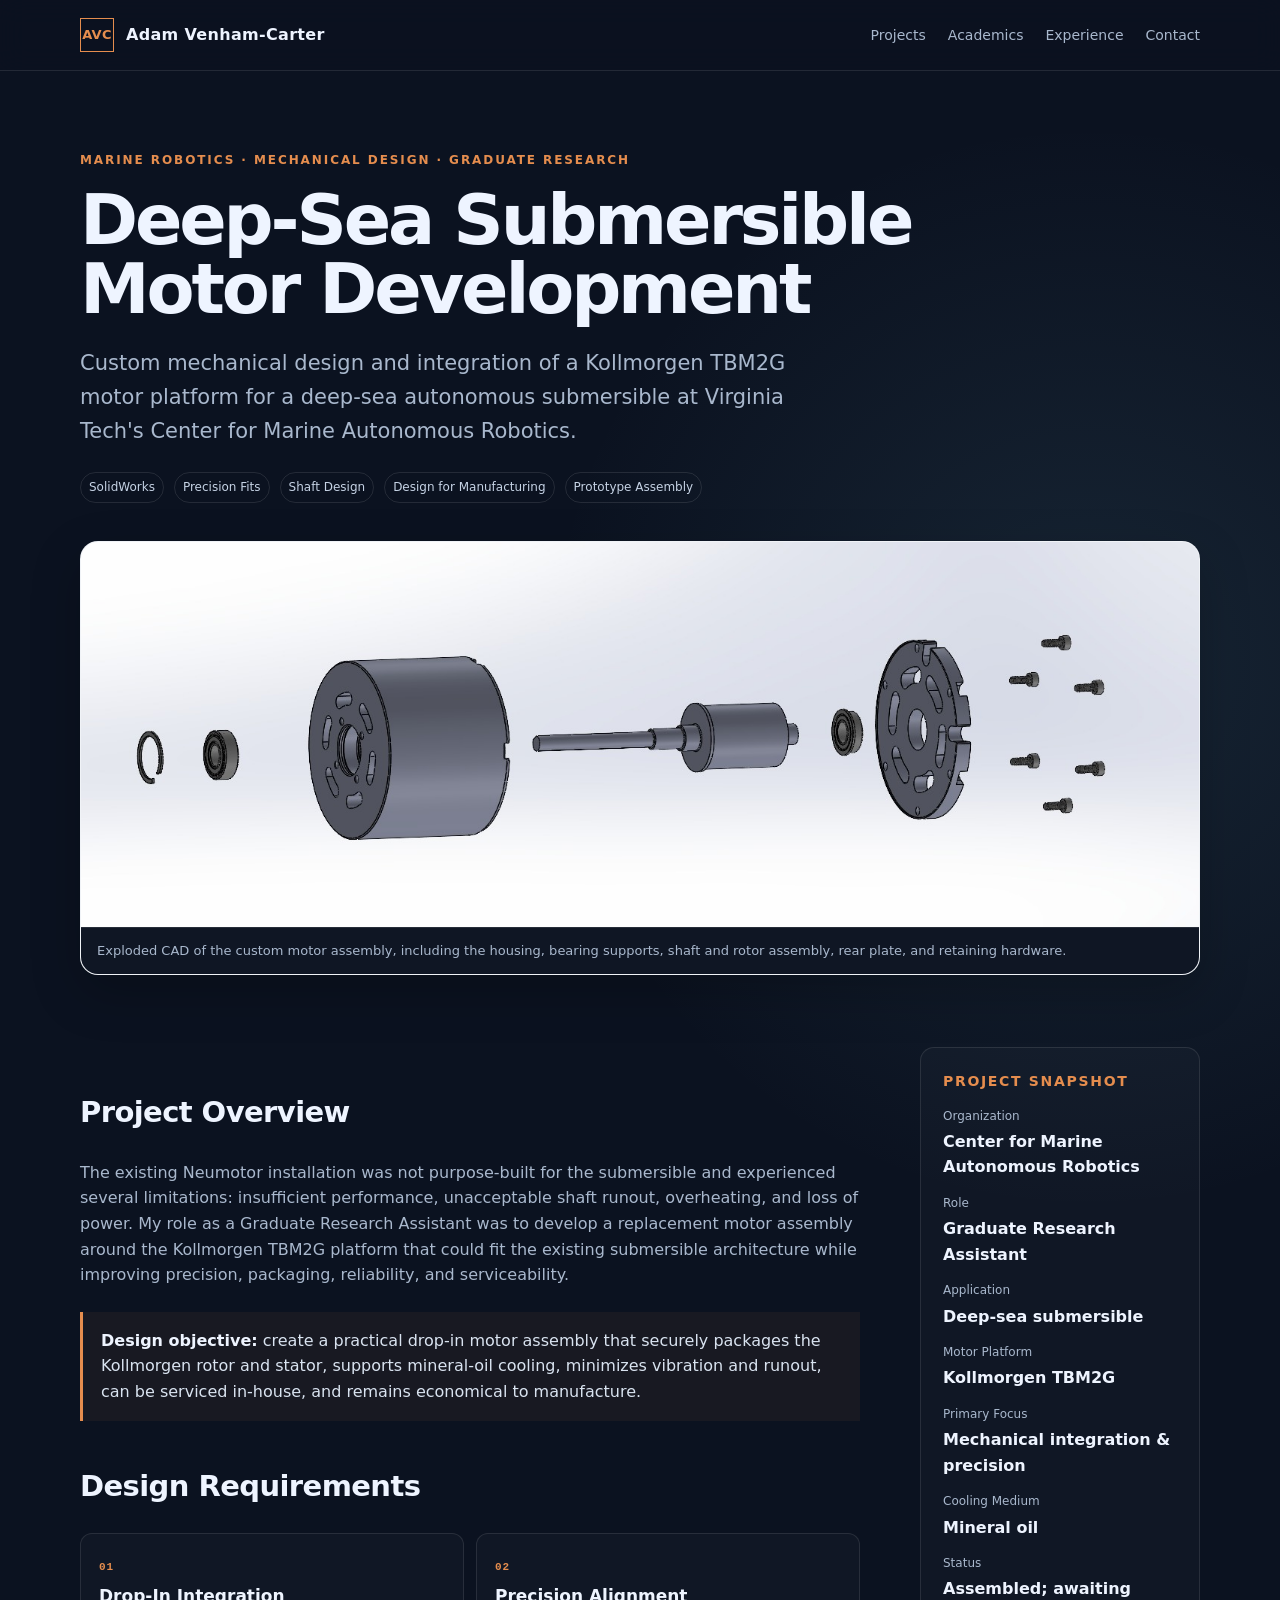
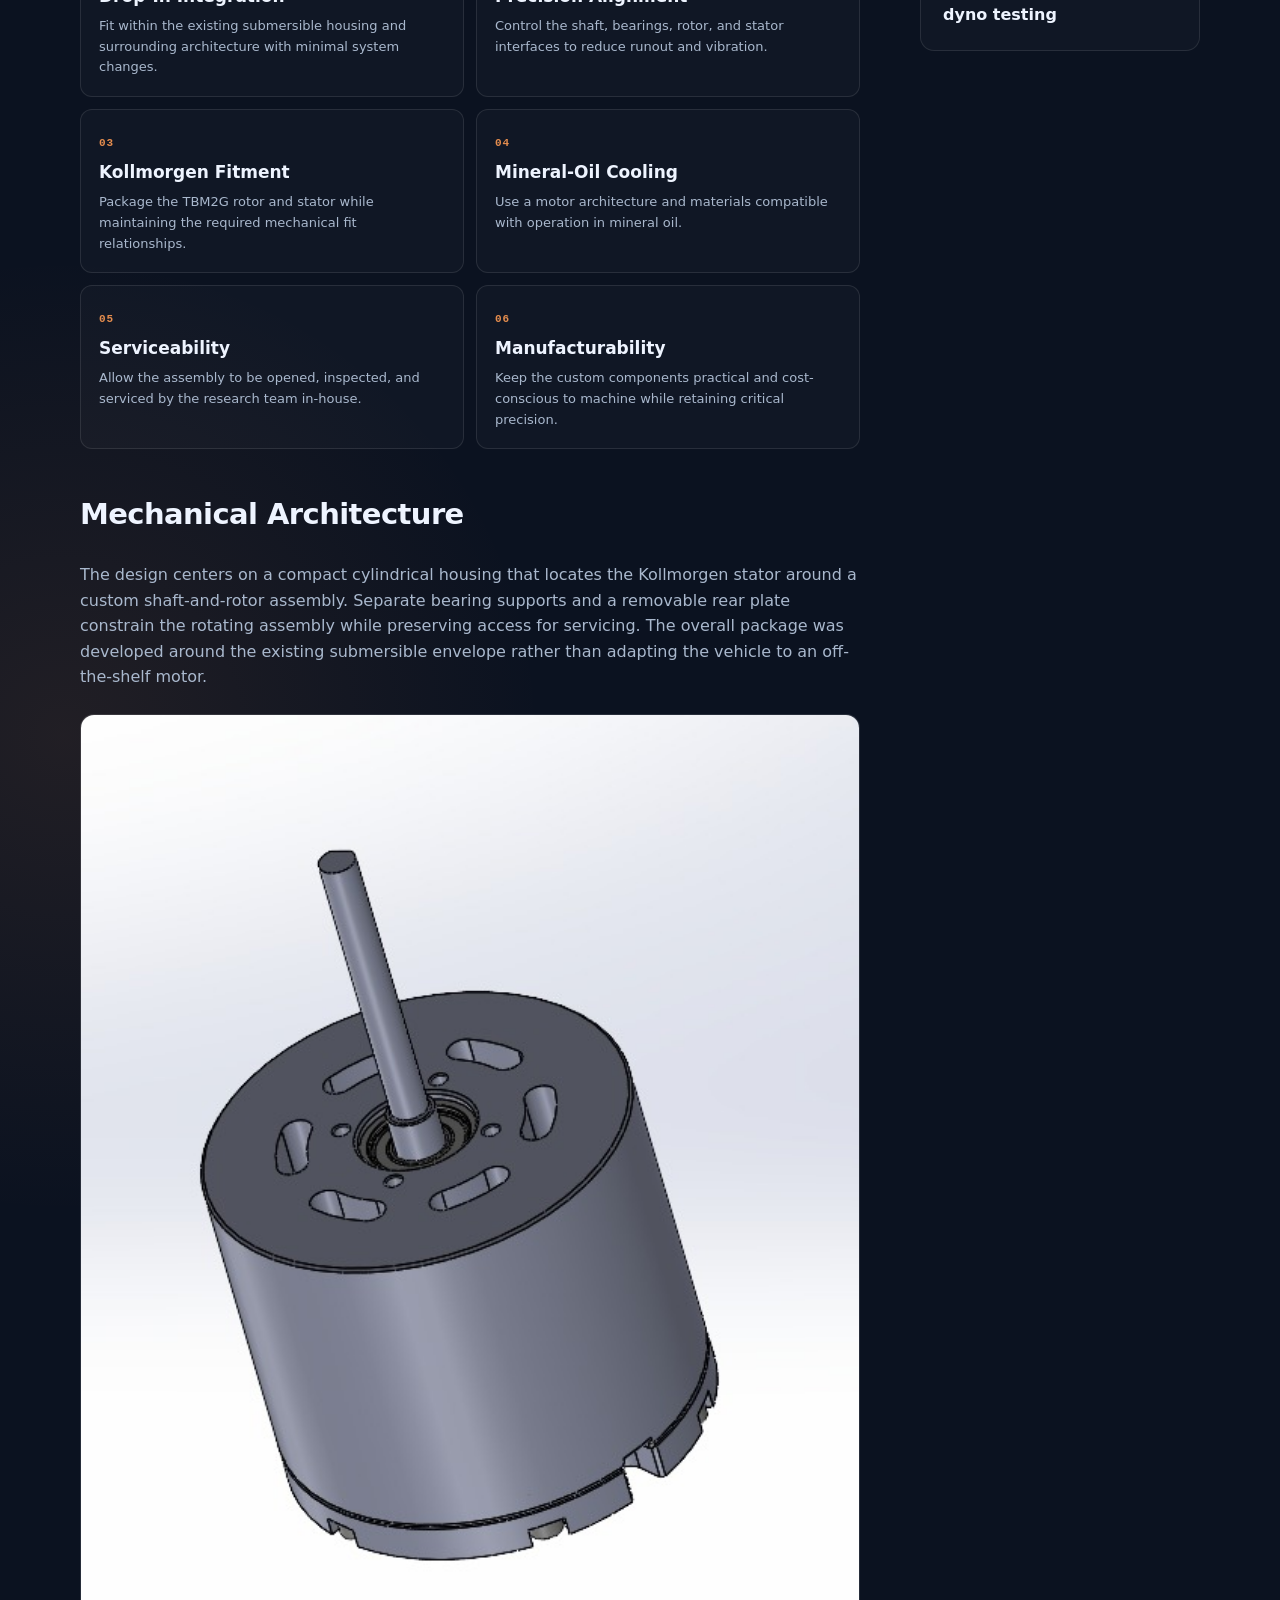
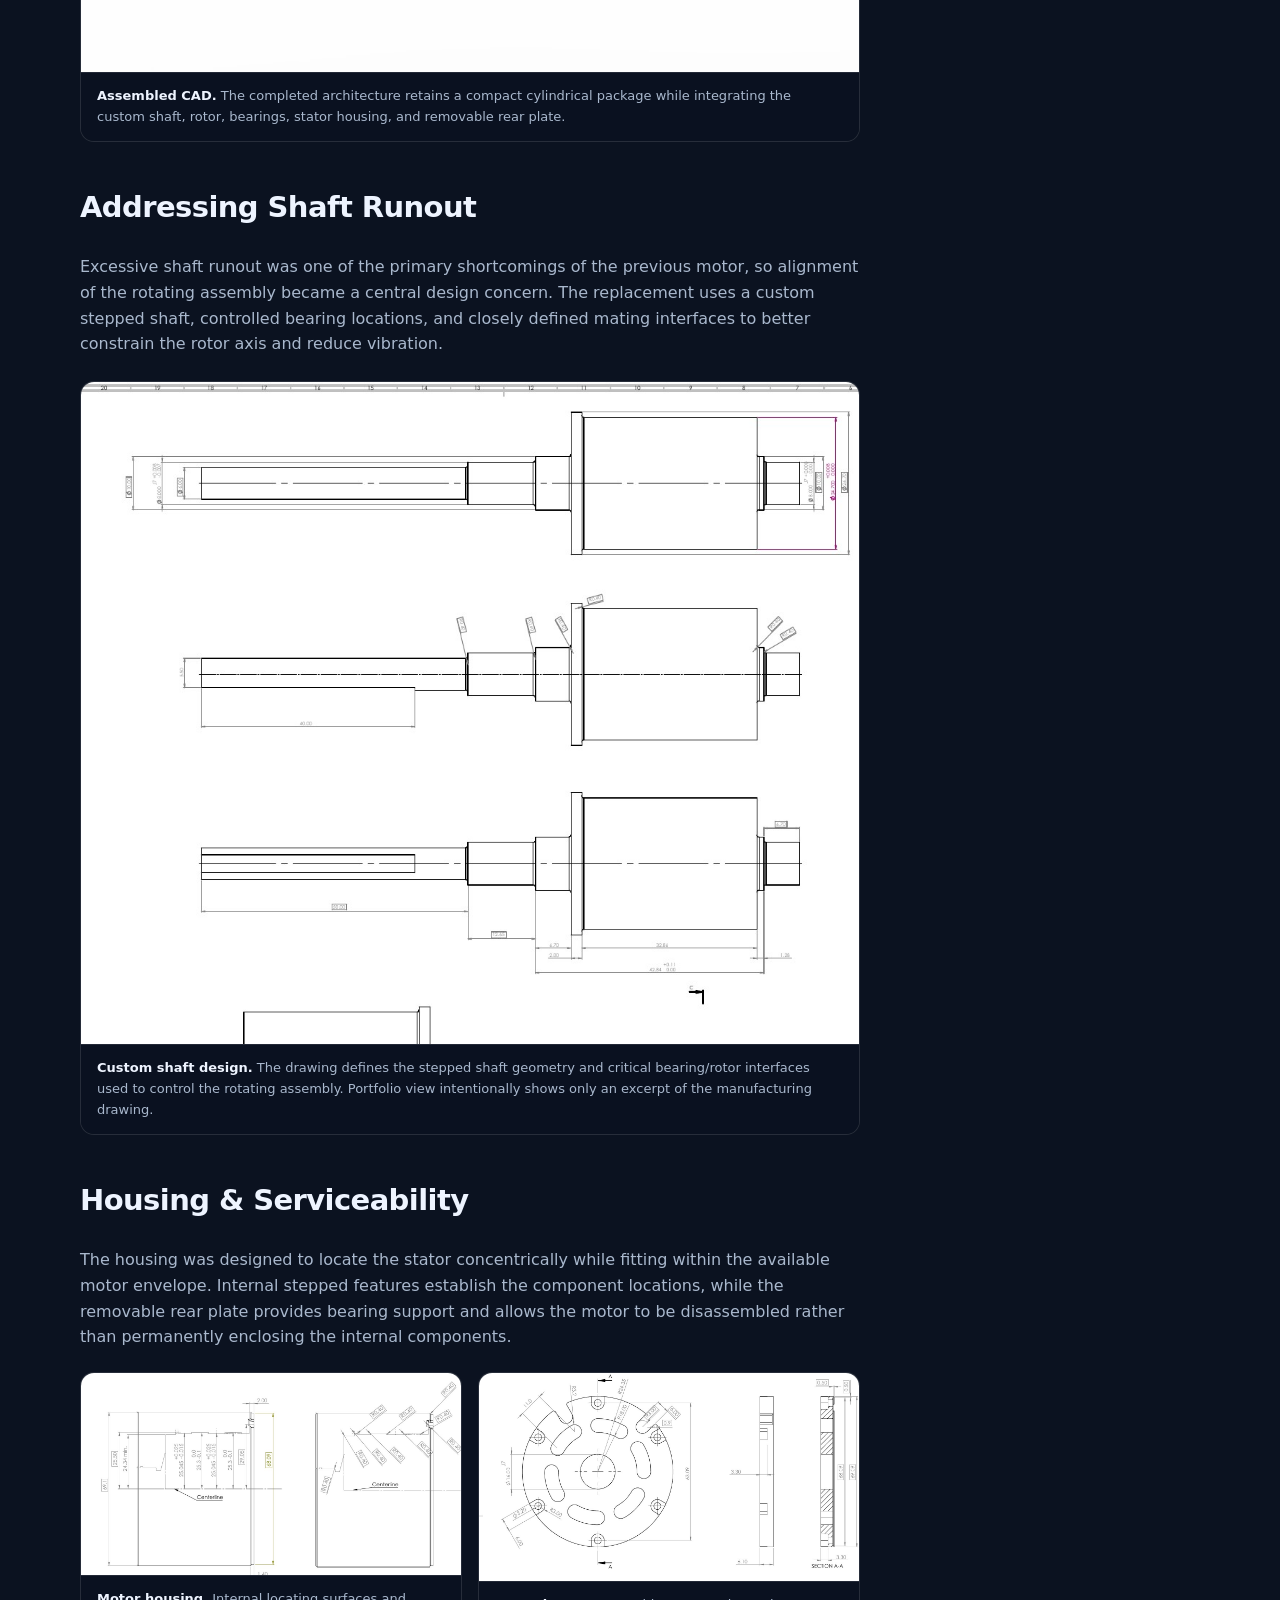
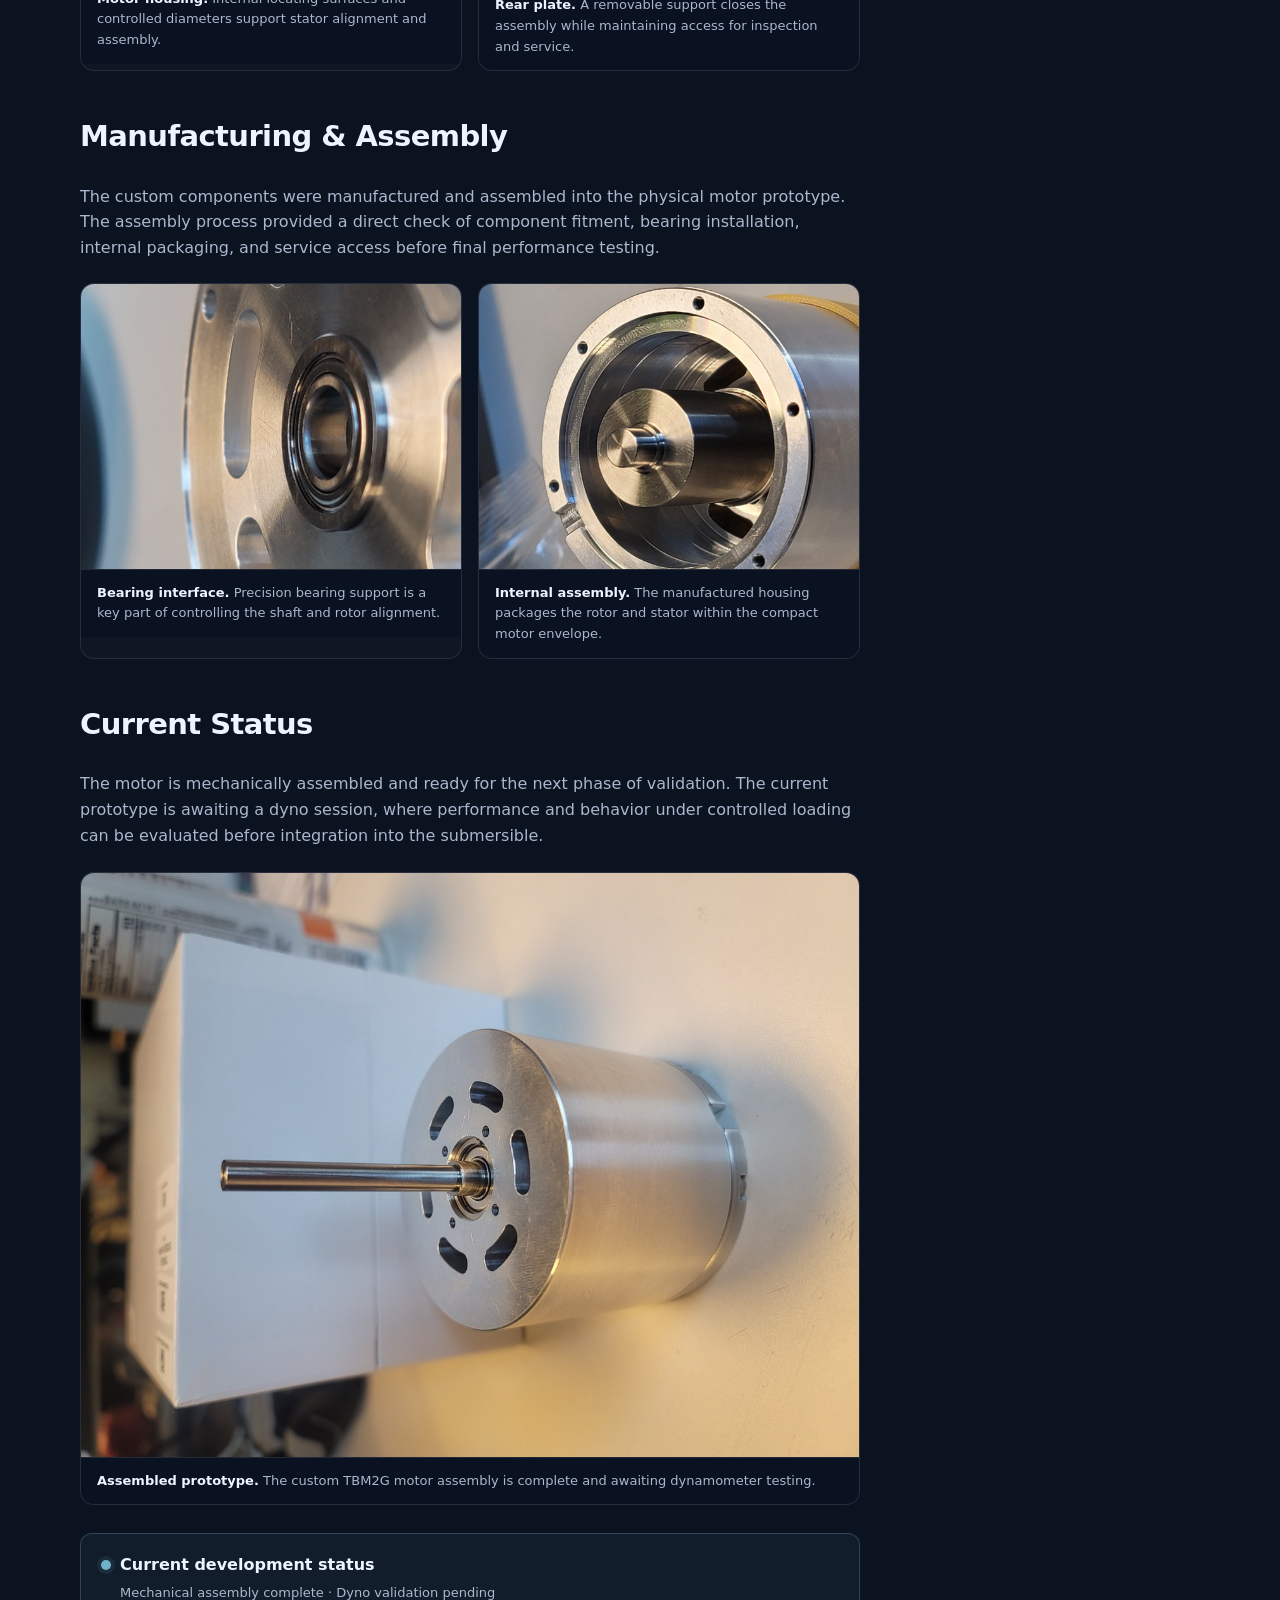
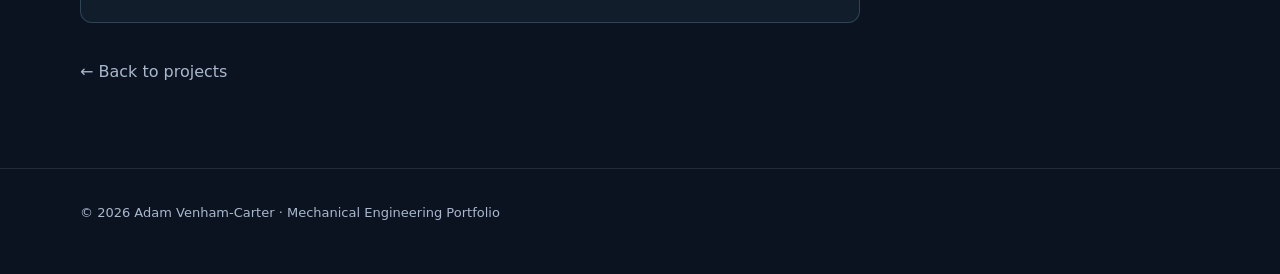
<file: projects/cmar-motor.html>
<!doctype html>
<html lang="en">
<head>
  <meta charset="utf-8">
  <meta name="viewport" content="width=device-width,initial-scale=1">
  <meta name="description" content="Custom deep-sea submersible motor development for Virginia Tech's Center for Marine Autonomous Robotics using a Kollmorgen TBM2G motor platform.">
  <title>Deep-Sea Submersible Motor Development | Adam Venham-Carter</title>
  <link rel="stylesheet" href="../styles.css">
</head>
<body>
<header class="site-header">
  <nav class="nav container" aria-label="Main navigation">
    <a class="brand" href="../index.html"><span class="brand-mark">AVC</span><span>Adam Venham-Carter</span></a>
    <button class="menu-btn" aria-label="Toggle navigation">Menu</button>
    <div class="nav-links"><a href="../index.html#projects">Projects</a><a href="../academics.html">Academics</a><a href="../index.html#experience">Experience</a><a href="../index.html#contact">Contact</a></div>
  </nav>
</header>

<main>
<section class="project-hero cmar-hero">
  <div class="container">
    <div class="kicker">Marine Robotics · Mechanical Design · Graduate Research</div>
    <h1>Deep-Sea Submersible Motor Development</h1>
    <p class="hero-copy">Custom mechanical design and integration of a Kollmorgen TBM2G motor platform for a deep-sea autonomous submersible at Virginia Tech's Center for Marine Autonomous Robotics.</p>
    <div class="project-meta">
      <span class="tag">SolidWorks</span><span class="tag">Precision Fits</span><span class="tag">Shaft Design</span><span class="tag">Design for Manufacturing</span><span class="tag">Prototype Assembly</span>
    </div>
    <figure class="project-hero-media">
      <img src="../assets/cmar/exploded-cad.jpg" alt="Exploded CAD view of the custom TBM2G submersible motor assembly">
      <figcaption>Exploded CAD of the custom motor assembly, including the housing, bearing supports, shaft and rotor assembly, rear plate, and retaining hardware.</figcaption>
    </figure>
  </div>
</section>

<section class="section project-case-section">
  <div class="container project-layout">
    <article class="project-content">
      <h2>Project Overview</h2>
      <p>The existing Neumotor installation was not purpose-built for the submersible and experienced several limitations: insufficient performance, unacceptable shaft runout, overheating, and loss of power. My role as a Graduate Research Assistant was to develop a replacement motor assembly around the Kollmorgen TBM2G platform that could fit the existing submersible architecture while improving precision, packaging, reliability, and serviceability.</p>

      <div class="callout"><strong>Design objective:</strong> create a practical drop-in motor assembly that securely packages the Kollmorgen rotor and stator, supports mineral-oil cooling, minimizes vibration and runout, can be serviced in-house, and remains economical to manufacture.</div>

      <h2>Design Requirements</h2>
      <div class="requirement-grid">
        <div class="requirement-card"><span>01</span><h3>Drop-In Integration</h3><p>Fit within the existing submersible housing and surrounding architecture with minimal system changes.</p></div>
        <div class="requirement-card"><span>02</span><h3>Precision Alignment</h3><p>Control the shaft, bearings, rotor, and stator interfaces to reduce runout and vibration.</p></div>
        <div class="requirement-card"><span>03</span><h3>Kollmorgen Fitment</h3><p>Package the TBM2G rotor and stator while maintaining the required mechanical fit relationships.</p></div>
        <div class="requirement-card"><span>04</span><h3>Mineral-Oil Cooling</h3><p>Use a motor architecture and materials compatible with operation in mineral oil.</p></div>
        <div class="requirement-card"><span>05</span><h3>Serviceability</h3><p>Allow the assembly to be opened, inspected, and serviced by the research team in-house.</p></div>
        <div class="requirement-card"><span>06</span><h3>Manufacturability</h3><p>Keep the custom components practical and cost-conscious to machine while retaining critical precision.</p></div>
      </div>

      <h2>Mechanical Architecture</h2>
      <p>The design centers on a compact cylindrical housing that locates the Kollmorgen stator around a custom shaft-and-rotor assembly. Separate bearing supports and a removable rear plate constrain the rotating assembly while preserving access for servicing. The overall package was developed around the existing submersible envelope rather than adapting the vehicle to an off-the-shelf motor.</p>
      <figure class="project-figure image-on-light">
        <img src="../assets/cmar/assembled-cad.jpg" alt="Assembled CAD model of the custom submersible motor">
        <figcaption><strong>Assembled CAD.</strong> The completed architecture retains a compact cylindrical package while integrating the custom shaft, rotor, bearings, stator housing, and removable rear plate.</figcaption>
      </figure>

      <h2>Addressing Shaft Runout</h2>
      <p>Excessive shaft runout was one of the primary shortcomings of the previous motor, so alignment of the rotating assembly became a central design concern. The replacement uses a custom stepped shaft, controlled bearing locations, and closely defined mating interfaces to better constrain the rotor axis and reduce vibration.</p>
      <figure class="project-figure drawing-figure">
        <img src="../assets/cmar/shaft-drawing-detail.jpg" alt="Excerpt of the engineering drawing for the custom motor shaft">
        <figcaption><strong>Custom shaft design.</strong> The drawing defines the stepped shaft geometry and critical bearing/rotor interfaces used to control the rotating assembly. Portfolio view intentionally shows only an excerpt of the manufacturing drawing.</figcaption>
      </figure>

      <h2>Housing &amp; Serviceability</h2>
      <p>The housing was designed to locate the stator concentrically while fitting within the available motor envelope. Internal stepped features establish the component locations, while the removable rear plate provides bearing support and allows the motor to be disassembled rather than permanently enclosing the internal components.</p>
      <div class="figure-grid two-up">
        <figure class="project-figure drawing-figure"><img src="../assets/cmar/housing-drawing-detail.jpg" alt="Excerpt of the motor housing engineering drawing"><figcaption><strong>Motor housing.</strong> Internal locating surfaces and controlled diameters support stator alignment and assembly.</figcaption></figure>
        <figure class="project-figure drawing-figure"><img src="../assets/cmar/backplate-drawing-detail.jpg" alt="Excerpt of the motor rear plate engineering drawing"><figcaption><strong>Rear plate.</strong> A removable support closes the assembly while maintaining access for inspection and service.</figcaption></figure>
      </div>

      <h2>Manufacturing &amp; Assembly</h2>
      <p>The custom components were manufactured and assembled into the physical motor prototype. The assembly process provided a direct check of component fitment, bearing installation, internal packaging, and service access before final performance testing.</p>
      <div class="figure-grid two-up photo-grid">
        <figure class="project-figure"><img src="../assets/cmar/bearing-detail.jpg" alt="Close-up of a bearing installed in the custom motor assembly"><figcaption><strong>Bearing interface.</strong> Precision bearing support is a key part of controlling the shaft and rotor alignment.</figcaption></figure>
        <figure class="project-figure"><img src="../assets/cmar/internal-assembly.jpg" alt="Internal view of the rotor and stator inside the custom motor housing"><figcaption><strong>Internal assembly.</strong> The manufactured housing packages the rotor and stator within the compact motor envelope.</figcaption></figure>
      </div>

      <h2>Current Status</h2>
      <p>The motor is mechanically assembled and ready for the next phase of validation. The current prototype is awaiting a dyno session, where performance and behavior under controlled loading can be evaluated before integration into the submersible.</p>
      <figure class="project-figure final-prototype">
        <img src="../assets/cmar/assembled-prototype.jpg" alt="Completed physical prototype of the custom submersible motor">
        <figcaption><strong>Assembled prototype.</strong> The custom TBM2G motor assembly is complete and awaiting dynamometer testing.</figcaption>
      </figure>

      <div class="status-panel"><div><span class="status-dot"></span><strong>Current development status</strong></div><p>Mechanical assembly complete · Dyno validation pending</p></div>
      <a class="back" href="../index.html#projects">← Back to projects</a>
    </article>

    <aside class="project-aside">
      <h3>Project Snapshot</h3>
      <dl>
        <dt>Organization</dt><dd>Center for Marine Autonomous Robotics</dd>
        <dt>Role</dt><dd>Graduate Research Assistant</dd>
        <dt>Application</dt><dd>Deep-sea submersible</dd>
        <dt>Motor Platform</dt><dd>Kollmorgen TBM2G</dd>
        <dt>Primary Focus</dt><dd>Mechanical integration &amp; precision</dd>
        <dt>Cooling Medium</dt><dd>Mineral oil</dd>
        <dt>Status</dt><dd>Assembled; awaiting dyno testing</dd>
      </dl>
    </aside>
  </div>
</section>
</main>
<footer><div class="container">© <span data-year></span> Adam Venham-Carter · Mechanical Engineering Portfolio</div></footer>
<script src="../script.js"></script>
</body>
</html>
</file>
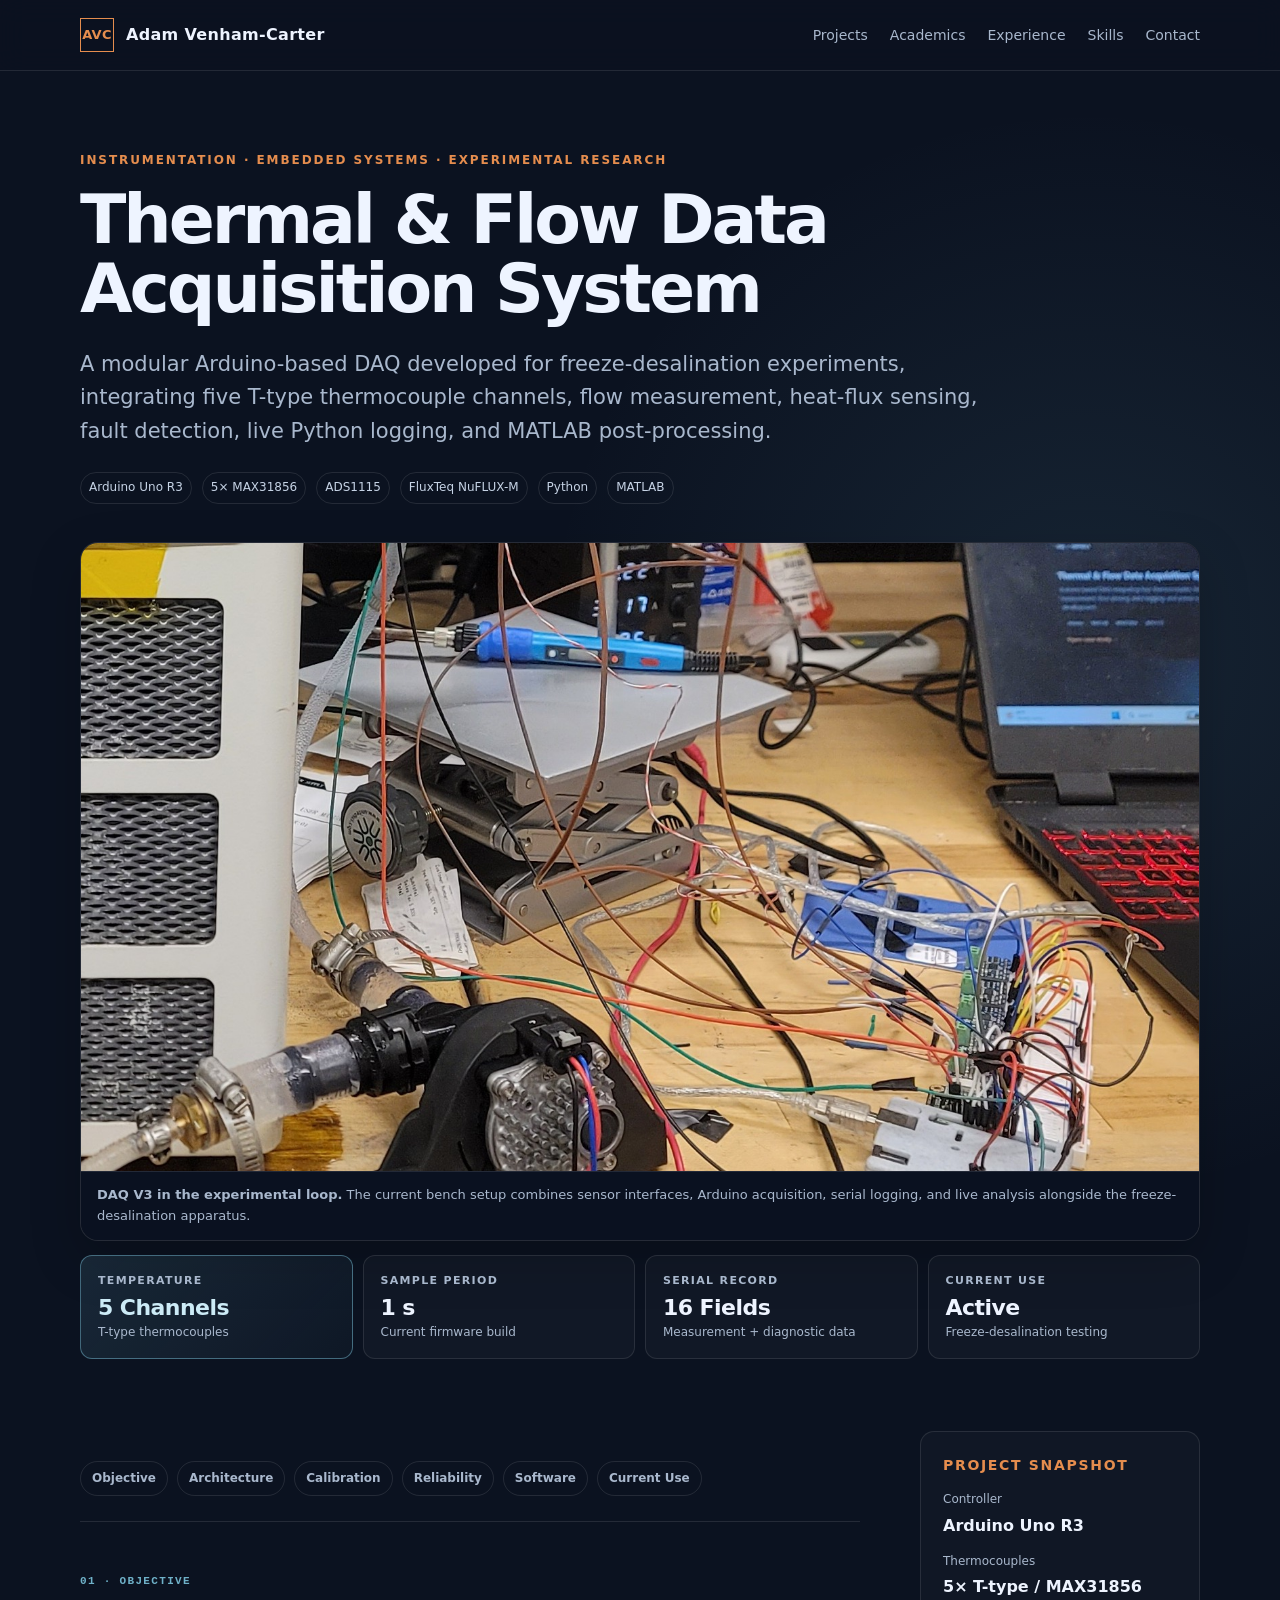
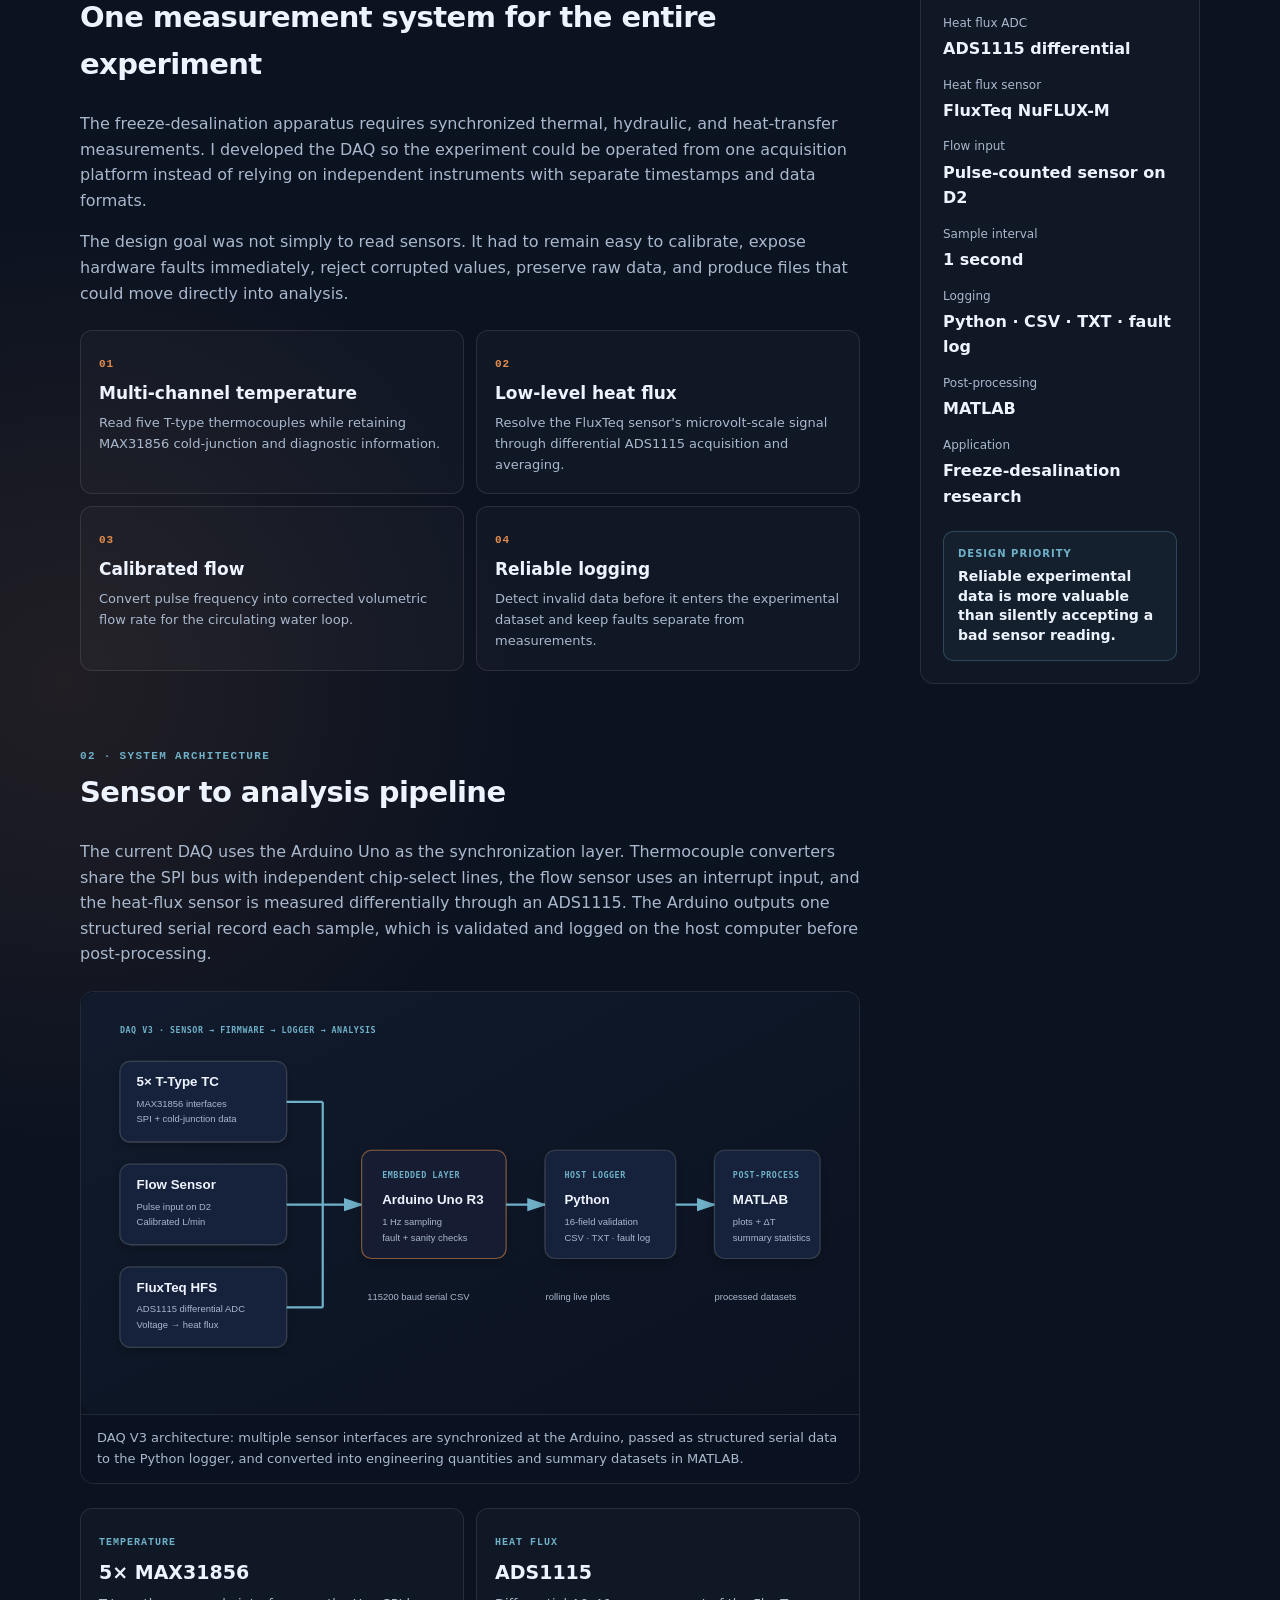
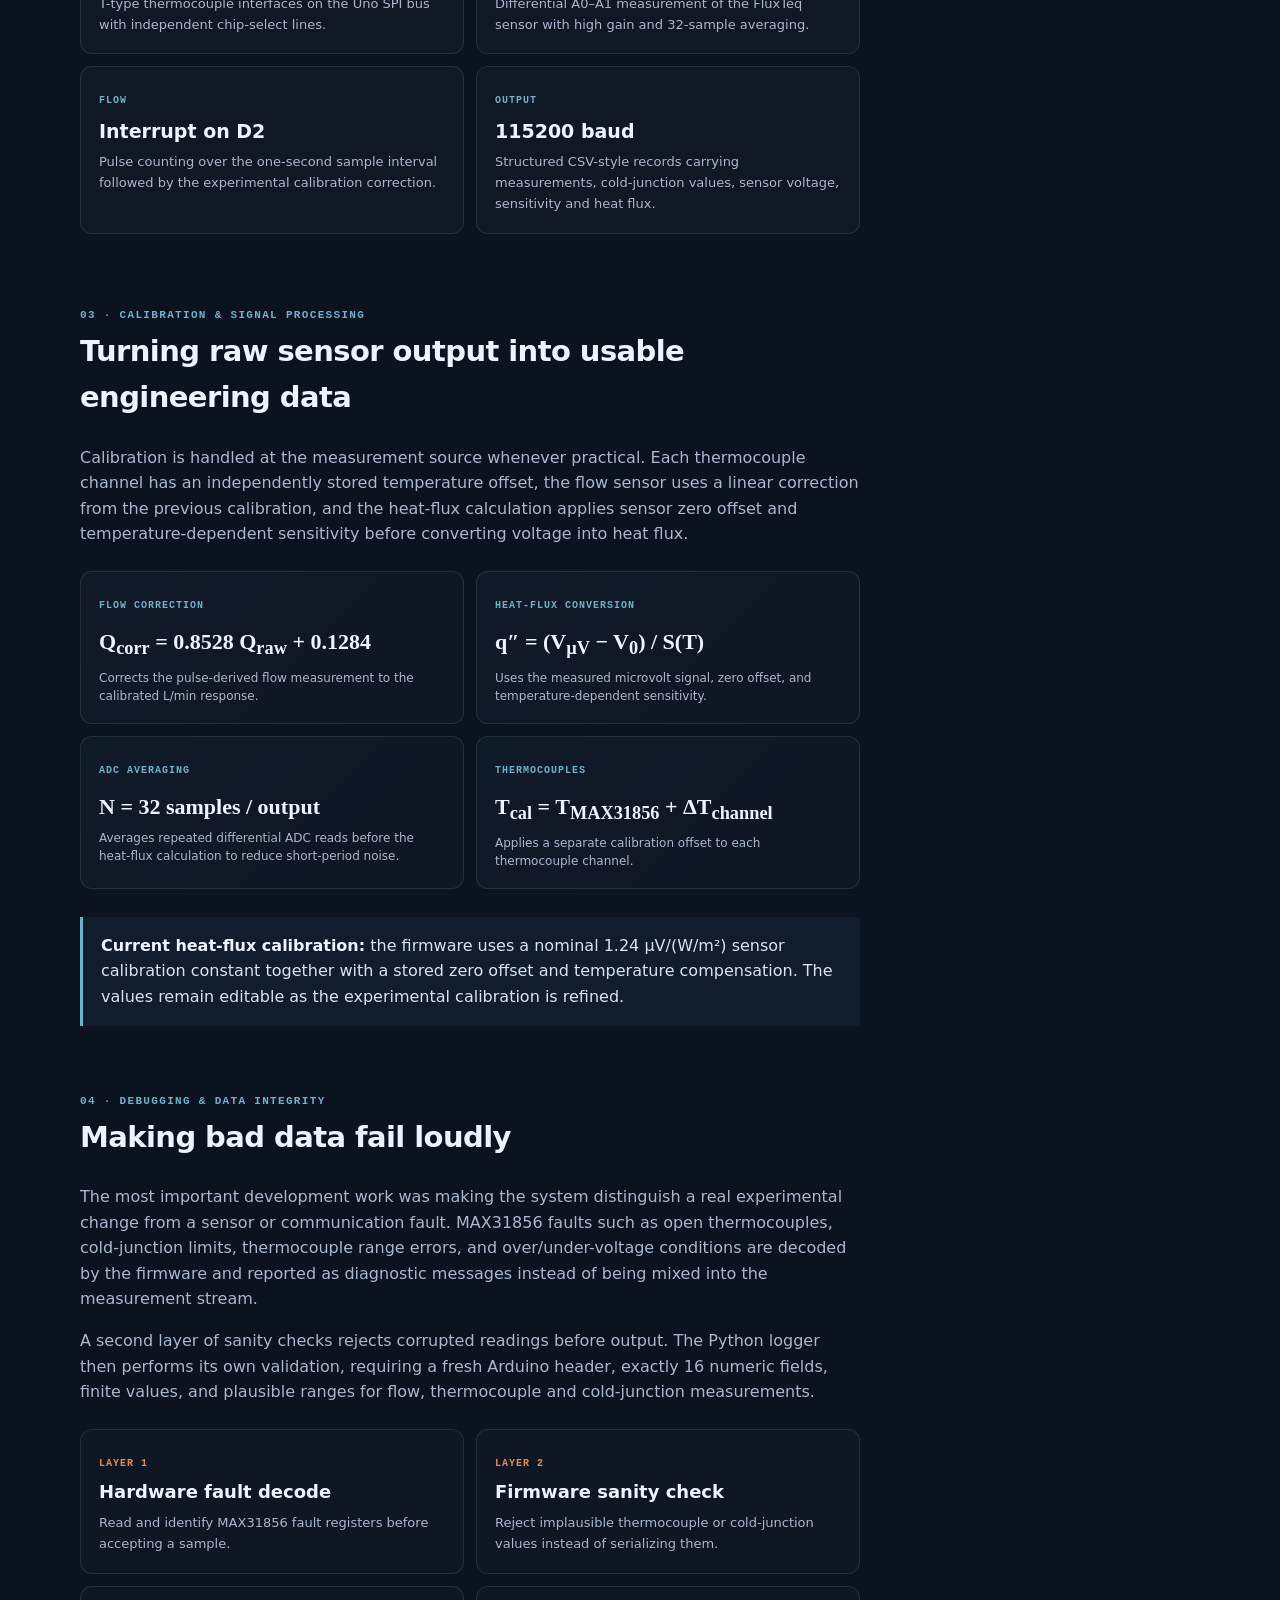
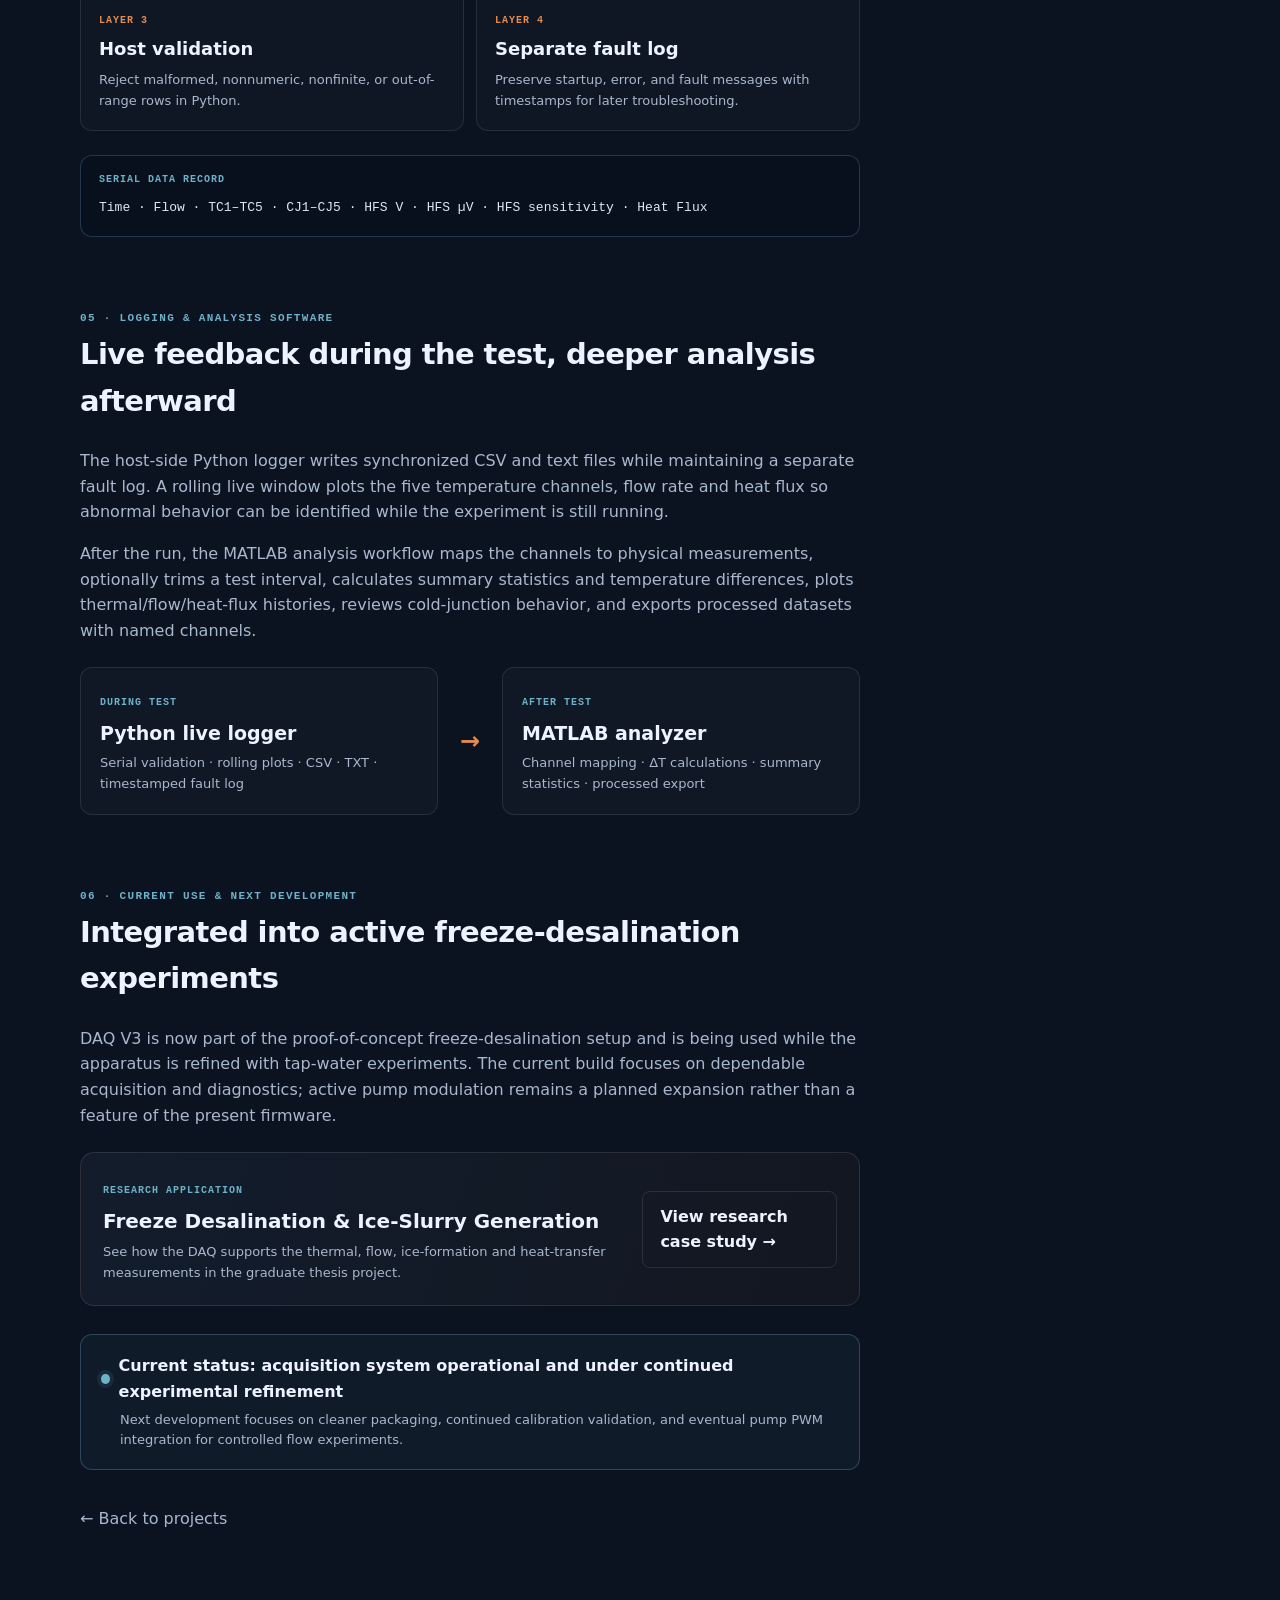
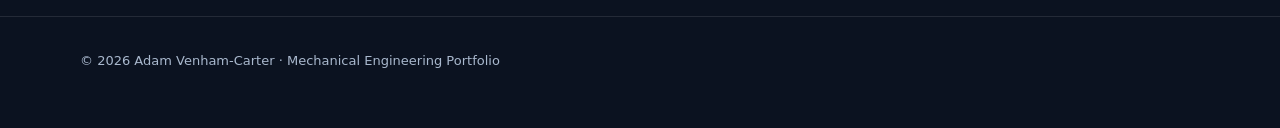
<file: projects/daq-system.html>
<!doctype html>
<html lang="en">
<head>
  <meta charset="utf-8">
  <meta name="viewport" content="width=device-width,initial-scale=1">
  <meta name="description" content="Engineering case study for Adam Venham-Carter's Arduino-based thermal, flow, and heat-flux data acquisition system used in freeze-desalination research.">
  <title>Thermal & Flow DAQ | Adam Venham-Carter</title>
  <link rel="stylesheet" href="../styles.css">
</head>
<body>
<header class="site-header">
  <nav class="nav container" aria-label="Main navigation">
    <a class="brand" href="../index.html"><span class="brand-mark">AVC</span><span>Adam Venham-Carter</span></a>
    <button class="menu-btn" aria-label="Toggle navigation">Menu</button>
    <div class="nav-links"><a href="../index.html#projects">Projects</a><a href="../academics.html">Academics</a><a href="../index.html#experience">Experience</a><a href="../index.html#skills">Skills</a><a href="../index.html#contact">Contact</a></div>
  </nav>
</header>

<main>
<section class="project-hero daq-hero">
  <div class="container">
    <div class="kicker">Instrumentation · Embedded Systems · Experimental Research</div>
    <h1>Thermal &amp; Flow Data Acquisition System</h1>
    <p class="hero-copy">A modular Arduino-based DAQ developed for freeze-desalination experiments, integrating five T-type thermocouple channels, flow measurement, heat-flux sensing, fault detection, live Python logging, and MATLAB post-processing.</p>
    <div class="project-meta"><span class="tag">Arduino Uno R3</span><span class="tag">5× MAX31856</span><span class="tag">ADS1115</span><span class="tag">FluxTeq NuFLUX-M</span><span class="tag">Python</span><span class="tag">MATLAB</span></div>

    <figure class="project-hero-media daq-hero-media">
      <img src="../assets/daq/hardware.jpg" alt="Arduino-based freeze desalination data acquisition hardware connected to thermocouples, flow hardware, heat flux electronics, and a laptop">
      <figcaption><strong>DAQ V3 in the experimental loop.</strong> The current bench setup combines sensor interfaces, Arduino acquisition, serial logging, and live analysis alongside the freeze-desalination apparatus.</figcaption>
    </figure>

    <div class="daq-stat-strip" aria-label="DAQ summary">
      <div class="daq-stat primary"><span>Temperature</span><strong>5 Channels</strong><small>T-type thermocouples</small></div>
      <div class="daq-stat"><span>Sample Period</span><strong>1 s</strong><small>Current firmware build</small></div>
      <div class="daq-stat"><span>Serial Record</span><strong>16 Fields</strong><small>Measurement + diagnostic data</small></div>
      <div class="daq-stat"><span>Current Use</span><strong>Active</strong><small>Freeze-desalination testing</small></div>
    </div>
  </div>
</section>

<section class="section project-case-section daq-case-section">
  <div class="container project-layout">
    <article class="project-content">
      <nav class="case-jump" aria-label="DAQ case study sections"><a href="#objective">Objective</a><a href="#architecture">Architecture</a><a href="#calibration">Calibration</a><a href="#reliability">Reliability</a><a href="#software">Software</a><a href="#status">Current Use</a></nav>

      <section id="objective" class="case-block">
        <div class="section-kicker">01 · Objective</div>
        <h2>One measurement system for the entire experiment</h2>
        <p>The freeze-desalination apparatus requires synchronized thermal, hydraulic, and heat-transfer measurements. I developed the DAQ so the experiment could be operated from one acquisition platform instead of relying on independent instruments with separate timestamps and data formats.</p>
        <p>The design goal was not simply to read sensors. It had to remain easy to calibrate, expose hardware faults immediately, reject corrupted values, preserve raw data, and produce files that could move directly into analysis.</p>

        <div class="requirement-grid daq-requirements">
          <div class="requirement-card"><span>01</span><h3>Multi-channel temperature</h3><p>Read five T-type thermocouples while retaining MAX31856 cold-junction and diagnostic information.</p></div>
          <div class="requirement-card"><span>02</span><h3>Low-level heat flux</h3><p>Resolve the FluxTeq sensor's microvolt-scale signal through differential ADS1115 acquisition and averaging.</p></div>
          <div class="requirement-card"><span>03</span><h3>Calibrated flow</h3><p>Convert pulse frequency into corrected volumetric flow rate for the circulating water loop.</p></div>
          <div class="requirement-card"><span>04</span><h3>Reliable logging</h3><p>Detect invalid data before it enters the experimental dataset and keep faults separate from measurements.</p></div>
        </div>
      </section>

      <section id="architecture" class="case-block">
        <div class="section-kicker">02 · System Architecture</div>
        <h2>Sensor to analysis pipeline</h2>
        <p>The current DAQ uses the Arduino Uno as the synchronization layer. Thermocouple converters share the SPI bus with independent chip-select lines, the flow sensor uses an interrupt input, and the heat-flux sensor is measured differentially through an ADS1115. The Arduino outputs one structured serial record each sample, which is validated and logged on the host computer before post-processing.</p>
        <figure class="project-figure daq-architecture"><img src="../assets/daq/architecture.svg" alt="Block diagram of five thermocouples, flow and heat flux sensors feeding Arduino, Python logging and MATLAB analysis"><figcaption>DAQ V3 architecture: multiple sensor interfaces are synchronized at the Arduino, passed as structured serial data to the Python logger, and converted into engineering quantities and summary datasets in MATLAB.</figcaption></figure>

        <div class="daq-hardware-grid">
          <div class="daq-hardware-card"><span>Temperature</span><strong>5× MAX31856</strong><p>T-type thermocouple interfaces on the Uno SPI bus with independent chip-select lines.</p></div>
          <div class="daq-hardware-card"><span>Heat Flux</span><strong>ADS1115</strong><p>Differential A0–A1 measurement of the FluxTeq sensor with high gain and 32-sample averaging.</p></div>
          <div class="daq-hardware-card"><span>Flow</span><strong>Interrupt on D2</strong><p>Pulse counting over the one-second sample interval followed by the experimental calibration correction.</p></div>
          <div class="daq-hardware-card"><span>Output</span><strong>115200 baud</strong><p>Structured CSV-style records carrying measurements, cold-junction values, sensor voltage, sensitivity and heat flux.</p></div>
        </div>
      </section>

      <section id="calibration" class="case-block">
        <div class="section-kicker">03 · Calibration &amp; Signal Processing</div>
        <h2>Turning raw sensor output into usable engineering data</h2>
        <p>Calibration is handled at the measurement source whenever practical. Each thermocouple channel has an independently stored temperature offset, the flow sensor uses a linear correction from the previous calibration, and the heat-flux calculation applies sensor zero offset and temperature-dependent sensitivity before converting voltage into heat flux.</p>

        <div class="equation-grid daq-equation-grid">
          <div class="equation-card"><span>Flow correction</span><strong>Q<sub>corr</sub> = 0.8528 Q<sub>raw</sub> + 0.1284</strong><p>Corrects the pulse-derived flow measurement to the calibrated L/min response.</p></div>
          <div class="equation-card"><span>Heat-flux conversion</span><strong>q″ = (V<sub>µV</sub> − V<sub>0</sub>) / S(T)</strong><p>Uses the measured microvolt signal, zero offset, and temperature-dependent sensitivity.</p></div>
          <div class="equation-card"><span>ADC averaging</span><strong>N = 32 samples / output</strong><p>Averages repeated differential ADC reads before the heat-flux calculation to reduce short-period noise.</p></div>
          <div class="equation-card"><span>Thermocouples</span><strong>T<sub>cal</sub> = T<sub>MAX31856</sub> + ΔT<sub>channel</sub></strong><p>Applies a separate calibration offset to each thermocouple channel.</p></div>
        </div>

        <div class="callout daq-callout"><strong>Current heat-flux calibration:</strong> the firmware uses a nominal 1.24 µV/(W/m²) sensor calibration constant together with a stored zero offset and temperature compensation. The values remain editable as the experimental calibration is refined.</div>
      </section>

      <section id="reliability" class="case-block">
        <div class="section-kicker">04 · Debugging &amp; Data Integrity</div>
        <h2>Making bad data fail loudly</h2>
        <p>The most important development work was making the system distinguish a real experimental change from a sensor or communication fault. MAX31856 faults such as open thermocouples, cold-junction limits, thermocouple range errors, and over/under-voltage conditions are decoded by the firmware and reported as diagnostic messages instead of being mixed into the measurement stream.</p>
        <p>A second layer of sanity checks rejects corrupted readings before output. The Python logger then performs its own validation, requiring a fresh Arduino header, exactly 16 numeric fields, finite values, and plausible ranges for flow, thermocouple and cold-junction measurements.</p>

        <div class="daq-defense-grid">
          <div class="daq-defense"><span>Layer 1</span><h3>Hardware fault decode</h3><p>Read and identify MAX31856 fault registers before accepting a sample.</p></div>
          <div class="daq-defense"><span>Layer 2</span><h3>Firmware sanity check</h3><p>Reject implausible thermocouple or cold-junction values instead of serializing them.</p></div>
          <div class="daq-defense"><span>Layer 3</span><h3>Host validation</h3><p>Reject malformed, nonnumeric, nonfinite, or out-of-range rows in Python.</p></div>
          <div class="daq-defense"><span>Layer 4</span><h3>Separate fault log</h3><p>Preserve startup, error, and fault messages with timestamps for later troubleshooting.</p></div>
        </div>

        <div class="code-record" aria-label="DAQ serial record fields"><span>Serial data record</span><code>Time · Flow · TC1–TC5 · CJ1–CJ5 · HFS V · HFS µV · HFS sensitivity · Heat Flux</code></div>
      </section>

      <section id="software" class="case-block">
        <div class="section-kicker">05 · Logging &amp; Analysis Software</div>
        <h2>Live feedback during the test, deeper analysis afterward</h2>
        <p>The host-side Python logger writes synchronized CSV and text files while maintaining a separate fault log. A rolling live window plots the five temperature channels, flow rate and heat flux so abnormal behavior can be identified while the experiment is still running.</p>
        <p>After the run, the MATLAB analysis workflow maps the channels to physical measurements, optionally trims a test interval, calculates summary statistics and temperature differences, plots thermal/flow/heat-flux histories, reviews cold-junction behavior, and exports processed datasets with named channels.</p>

        <div class="software-pipeline">
          <div><span>During test</span><strong>Python live logger</strong><p>Serial validation · rolling plots · CSV · TXT · timestamped fault log</p></div>
          <div class="pipeline-arrow">→</div>
          <div><span>After test</span><strong>MATLAB analyzer</strong><p>Channel mapping · ΔT calculations · summary statistics · processed export</p></div>
        </div>
      </section>

      <section id="status" class="case-block">
        <div class="section-kicker">06 · Current Use &amp; Next Development</div>
        <h2>Integrated into active freeze-desalination experiments</h2>
        <p>DAQ V3 is now part of the proof-of-concept freeze-desalination setup and is being used while the apparatus is refined with tap-water experiments. The current build focuses on dependable acquisition and diagnostics; active pump modulation remains a planned expansion rather than a feature of the present firmware.</p>
        <div class="daq-related-panel"><div><span>Research application</span><h3>Freeze Desalination &amp; Ice-Slurry Generation</h3><p>See how the DAQ supports the thermal, flow, ice-formation and heat-transfer measurements in the graduate thesis project.</p></div><a class="btn secondary" href="freeze-desalination.html">View research case study →</a></div>

        <div class="status-panel daq-final-status"><div><span class="status-dot"></span><strong>Current status: acquisition system operational and under continued experimental refinement</strong></div><p>Next development focuses on cleaner packaging, continued calibration validation, and eventual pump PWM integration for controlled flow experiments.</p></div>
      </section>

      <a class="back" href="../index.html#projects">← Back to projects</a>
    </article>

    <aside class="project-aside daq-aside">
      <h3>Project snapshot</h3>
      <dl>
        <dt>Controller</dt><dd>Arduino Uno R3</dd>
        <dt>Thermocouples</dt><dd>5× T-type / MAX31856</dd>
        <dt>Heat flux ADC</dt><dd>ADS1115 differential</dd>
        <dt>Heat flux sensor</dt><dd>FluxTeq NuFLUX-M</dd>
        <dt>Flow input</dt><dd>Pulse-counted sensor on D2</dd>
        <dt>Sample interval</dt><dd>1 second</dd>
        <dt>Logging</dt><dd>Python · CSV · TXT · fault log</dd>
        <dt>Post-processing</dt><dd>MATLAB</dd>
        <dt>Application</dt><dd>Freeze-desalination research</dd>
      </dl>
      <div class="aside-highlight daq-aside-highlight"><span>Design priority</span><strong>Reliable experimental data is more valuable than silently accepting a bad sensor reading.</strong></div>
    </aside>
  </div>
</section>
</main>

<footer><div class="container">© <span data-year></span> Adam Venham-Carter · Mechanical Engineering Portfolio</div></footer>
<script src="../script.js"></script>
</body>
</html>
</file>
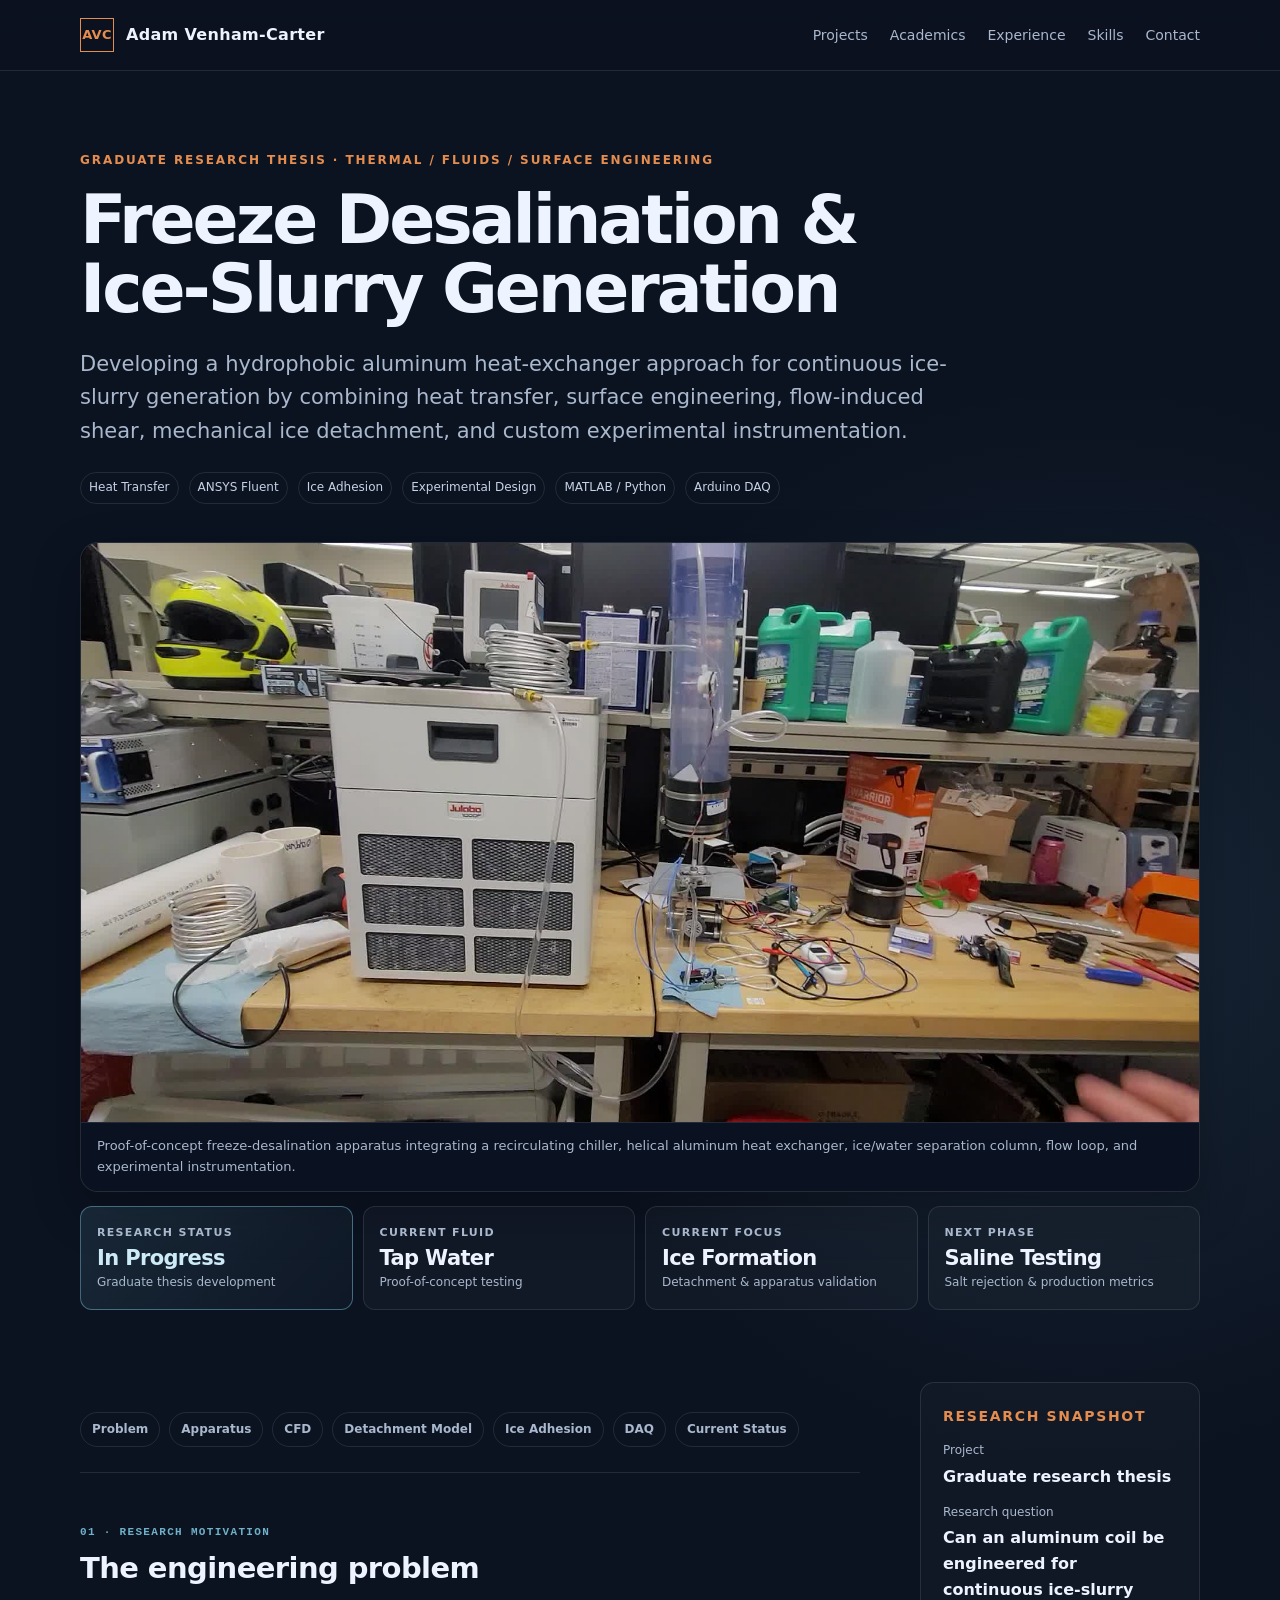
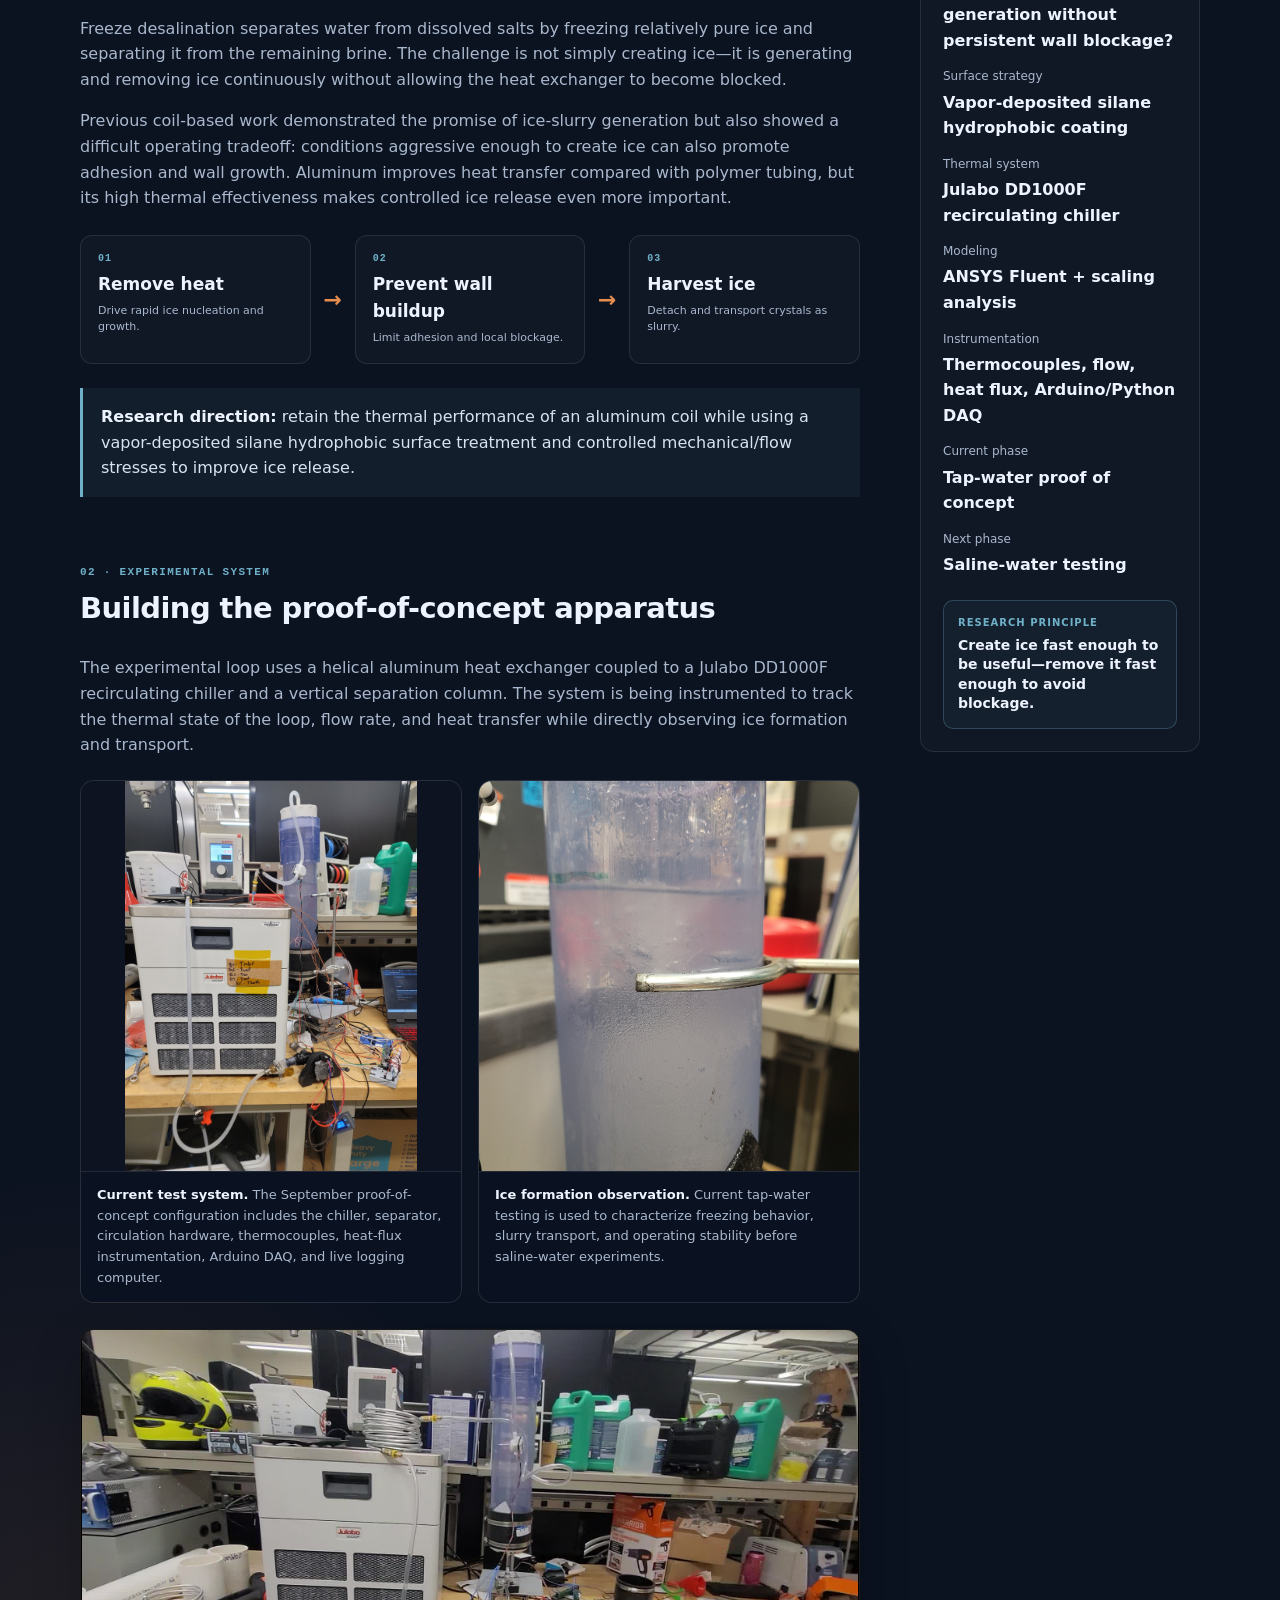
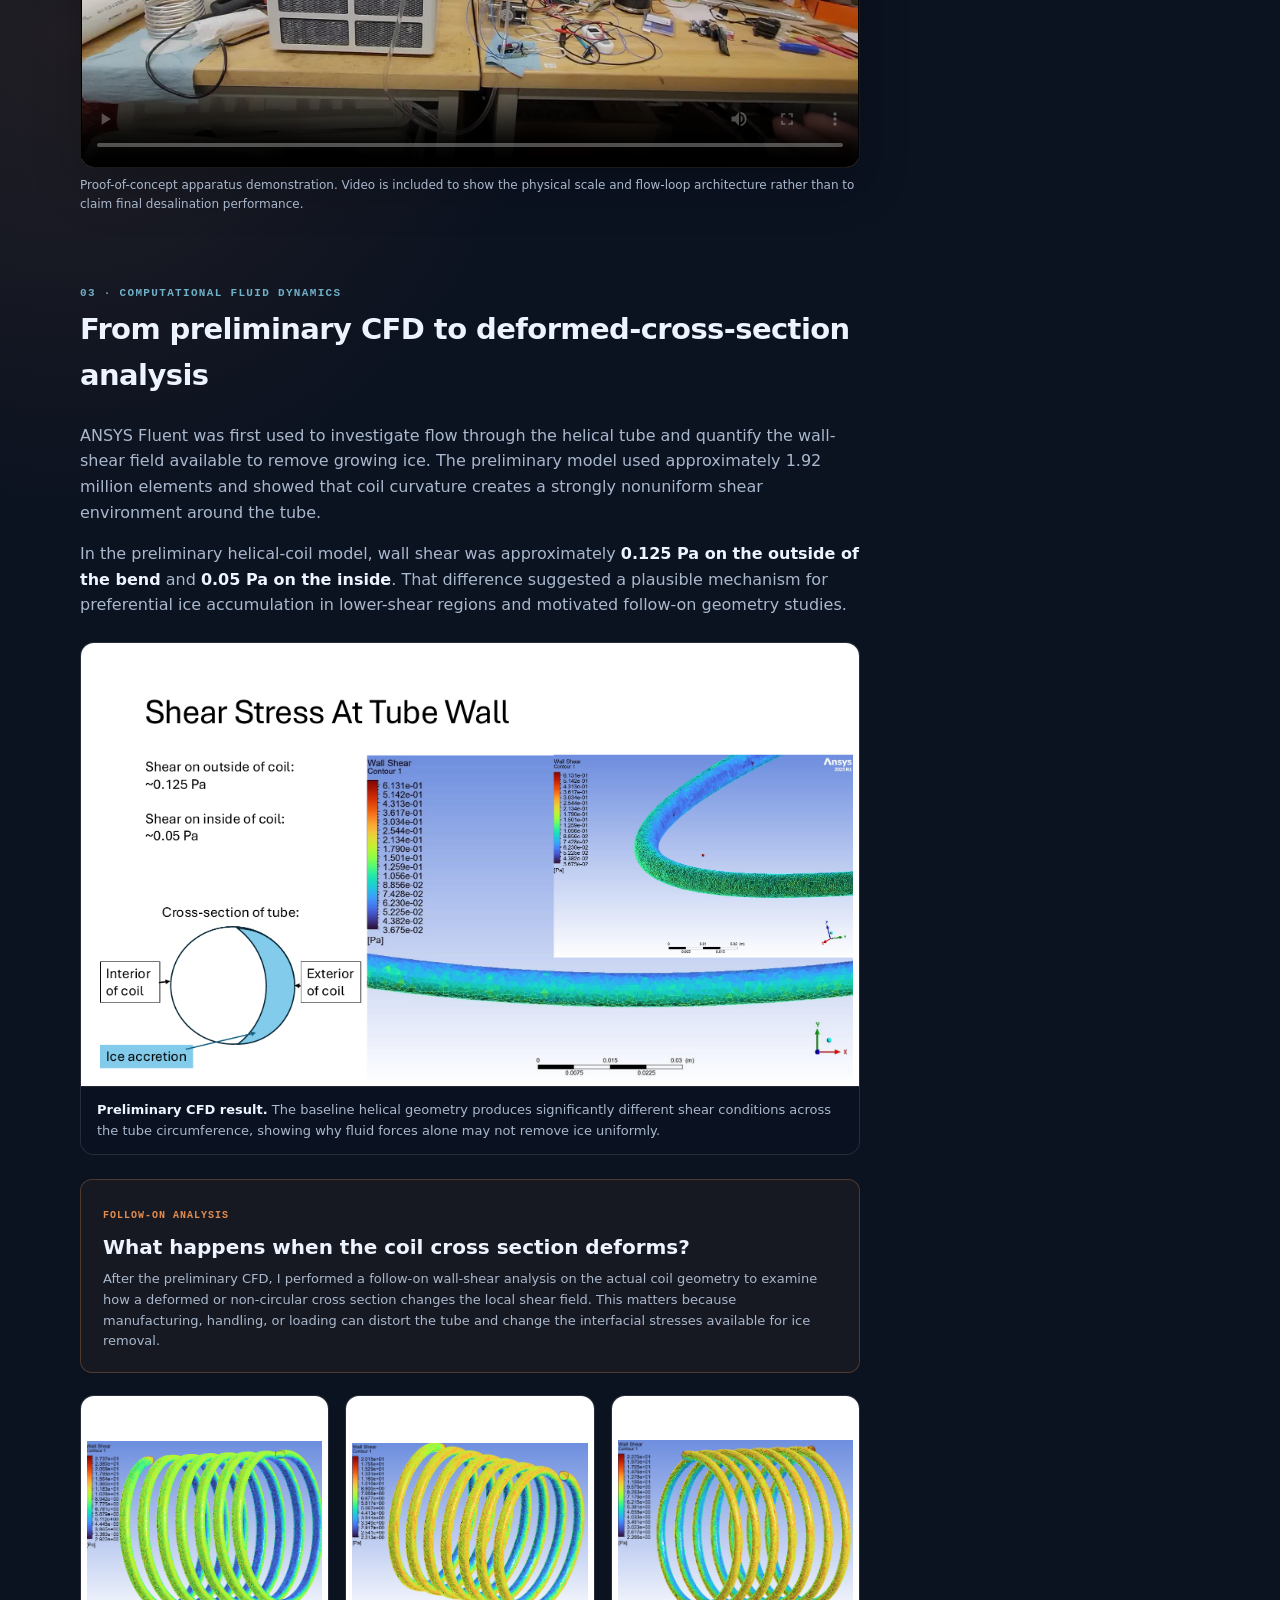
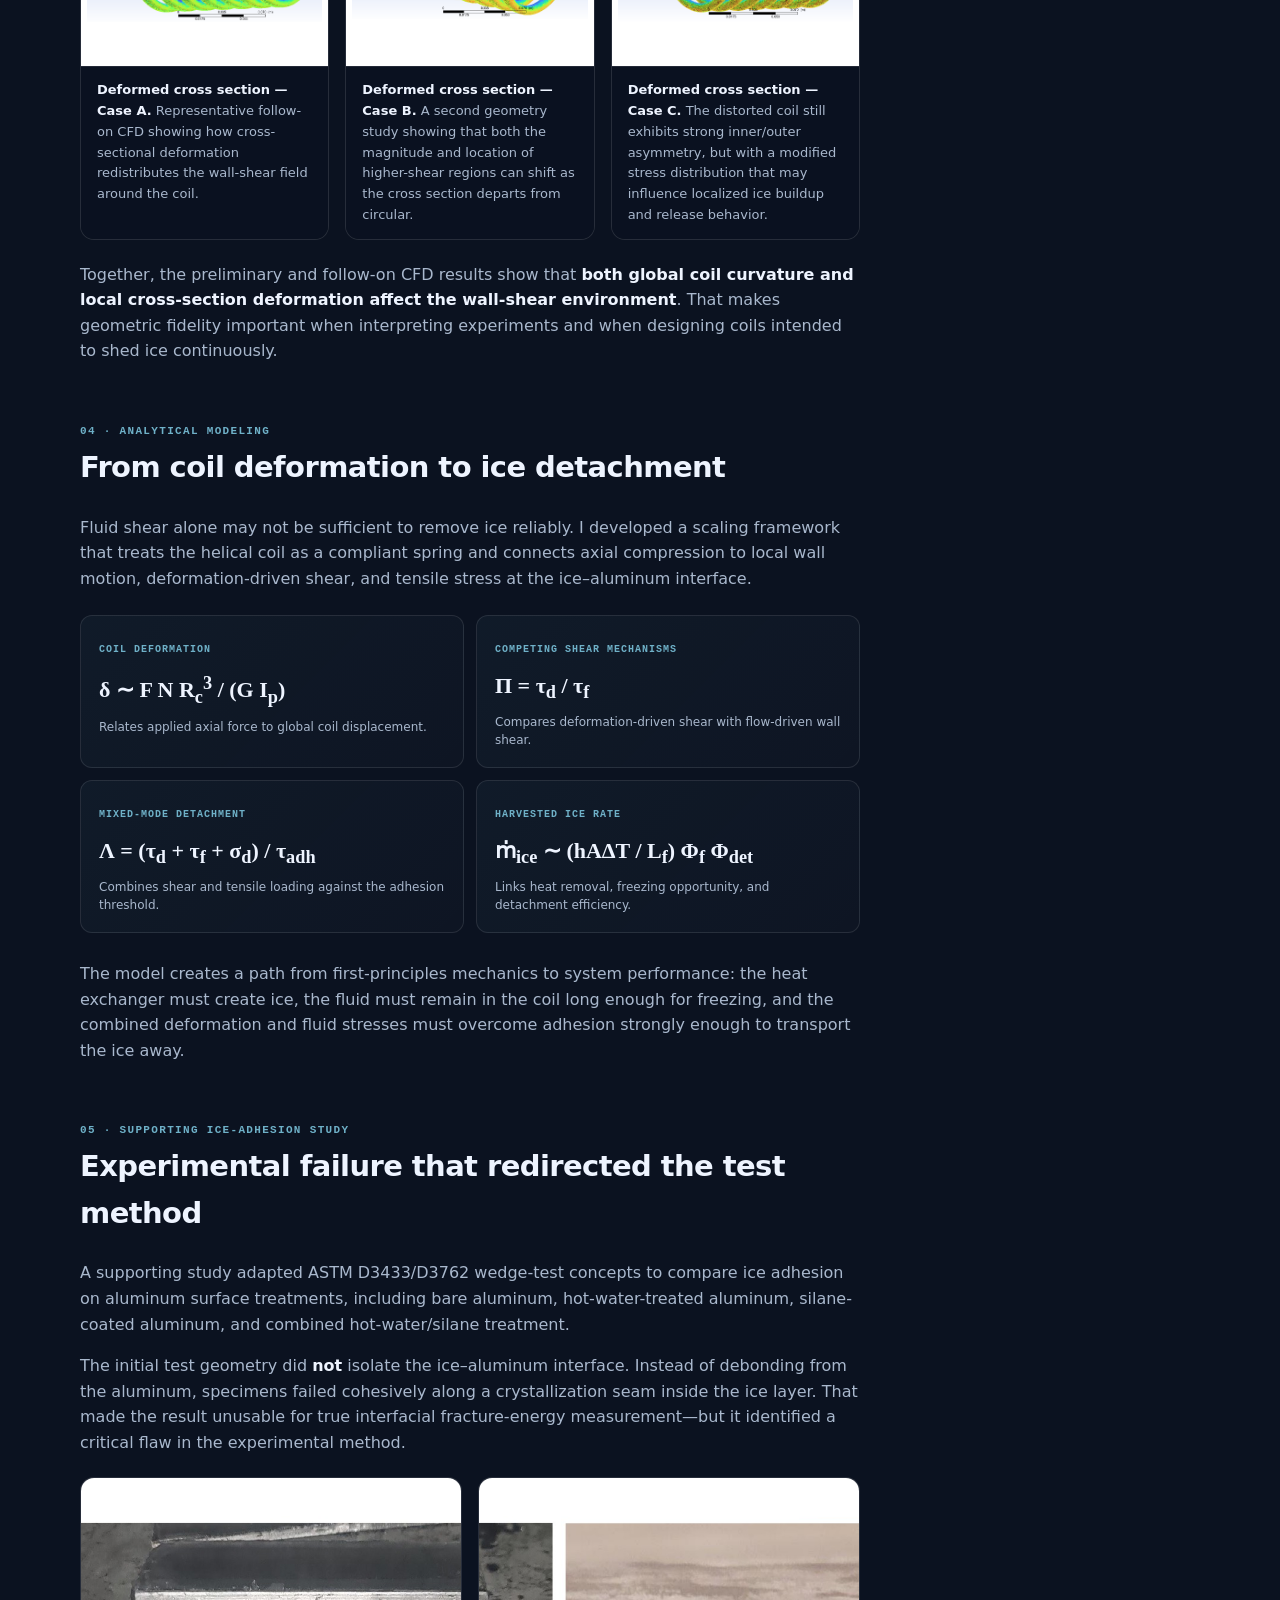
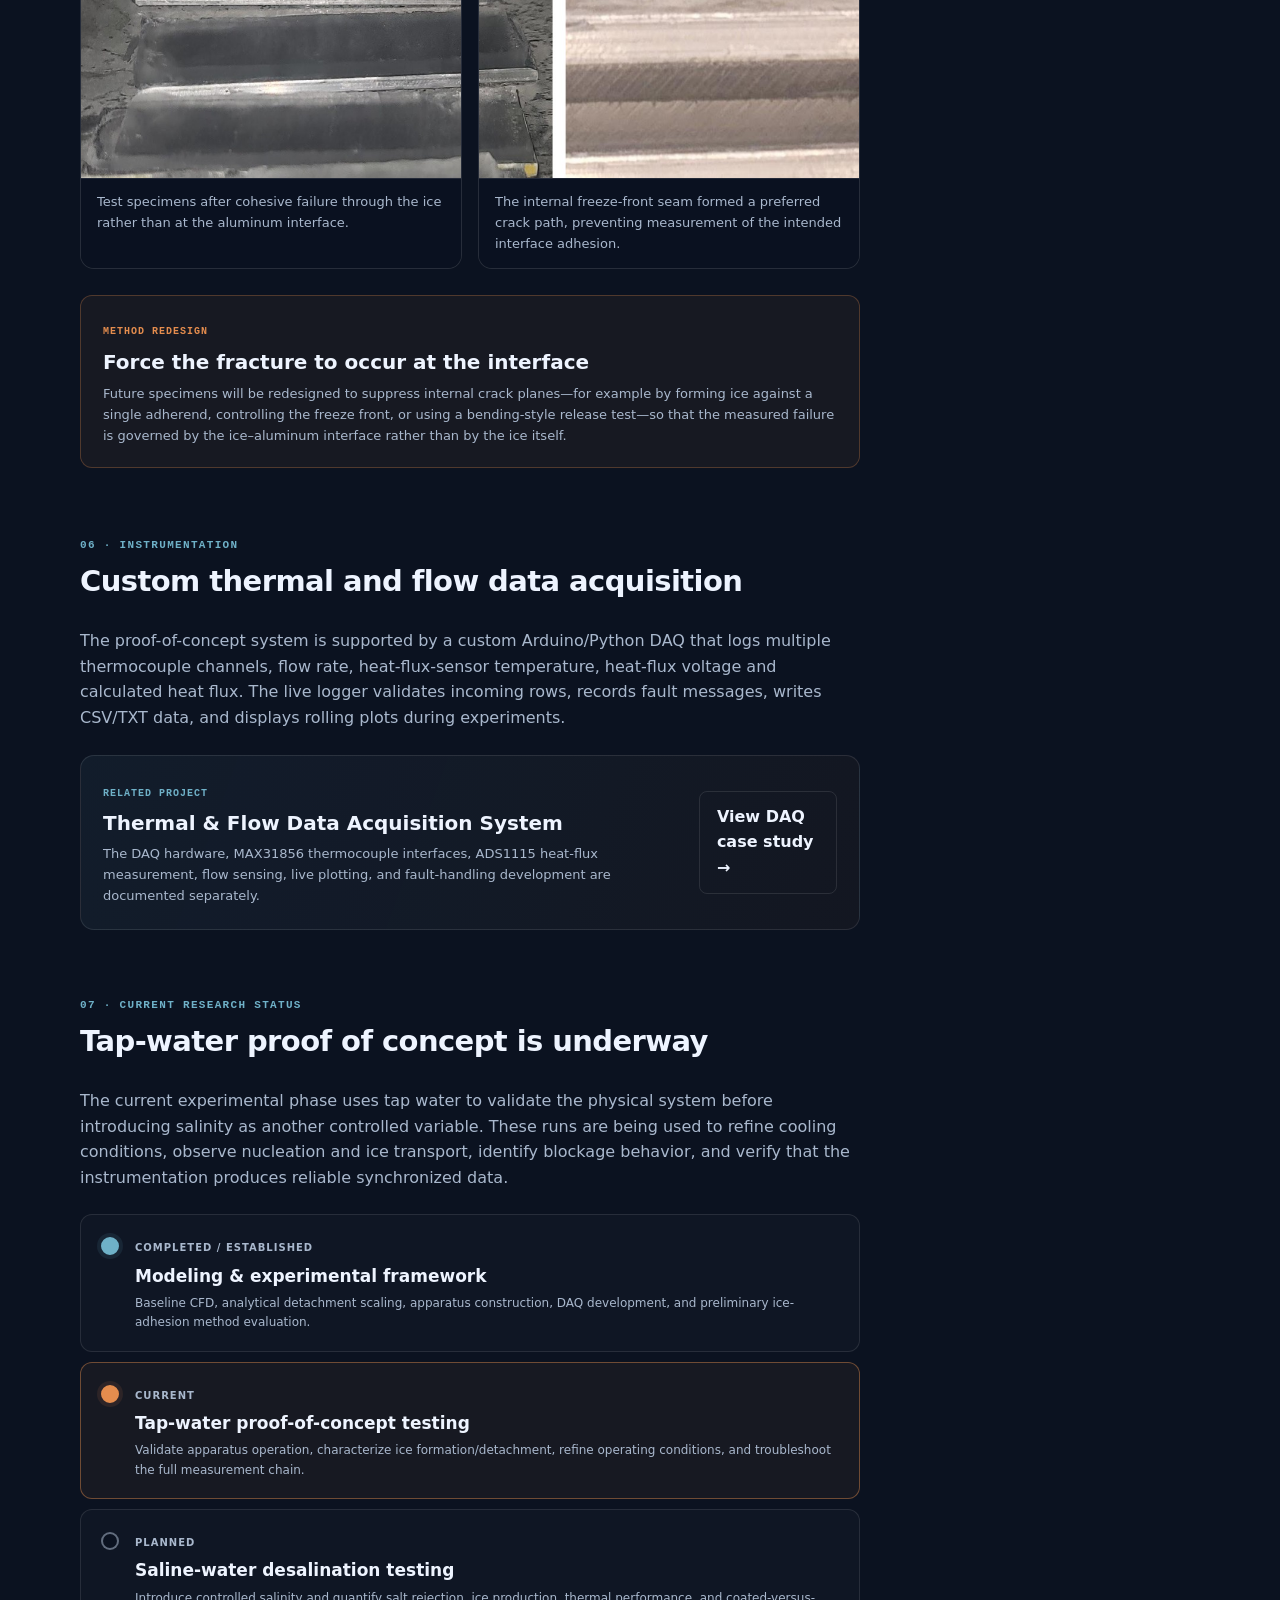
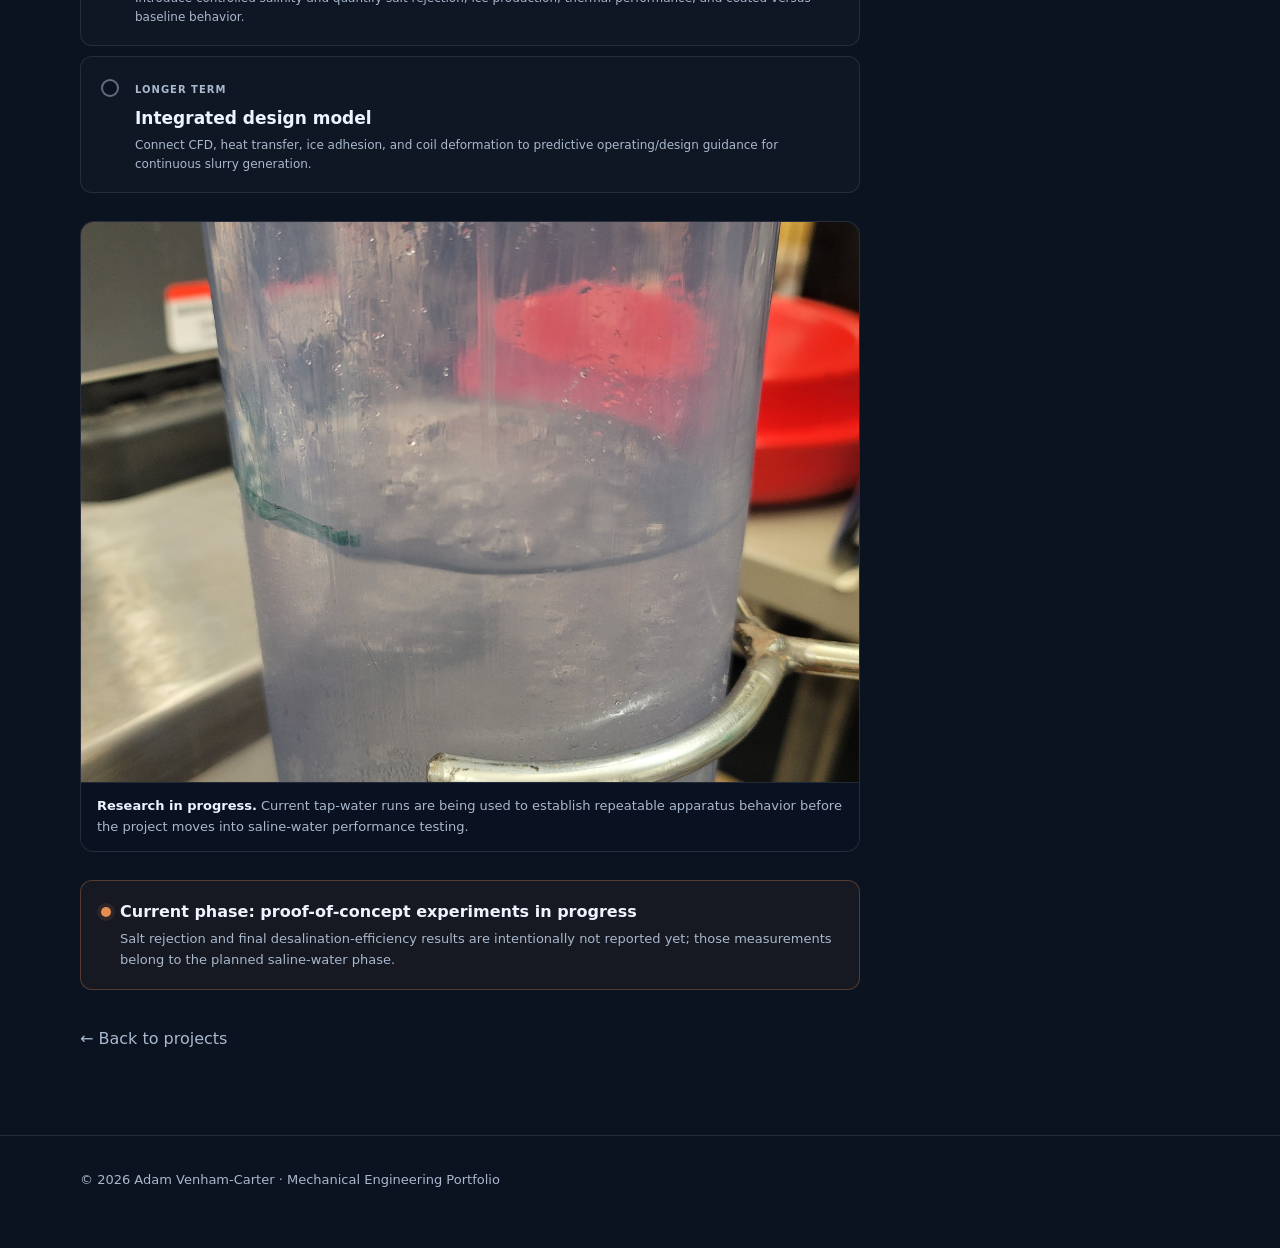
<file: projects/freeze-desalination.html>
<!doctype html>
<html lang="en">
<head>
  <meta charset="utf-8">
  <meta name="viewport" content="width=device-width,initial-scale=1">
  <meta name="description" content="Graduate research case study on freeze desalination, hydrophobic aluminum heat exchangers, ice adhesion, CFD, and experimental validation by Adam Venham-Carter.">
  <title>Freeze Desalination Research | Adam Venham-Carter</title>
  <link rel="stylesheet" href="../styles.css">
</head>
<body>
<header class="site-header">
  <nav class="nav container" aria-label="Main navigation">
    <a class="brand" href="../index.html"><span class="brand-mark">AVC</span><span>Adam Venham-Carter</span></a>
    <button class="menu-btn" aria-label="Toggle navigation">Menu</button>
    <div class="nav-links"><a href="../index.html#projects">Projects</a><a href="../academics.html">Academics</a><a href="../index.html#experience">Experience</a><a href="../index.html#skills">Skills</a><a href="../index.html#contact">Contact</a></div>
  </nav>
</header>

<main>
<section class="project-hero freeze-hero">
  <div class="container">
    <div class="kicker">Graduate Research Thesis · Thermal / Fluids / Surface Engineering</div>
    <h1>Freeze Desalination &amp; Ice-Slurry Generation</h1>
    <p class="hero-copy">Developing a hydrophobic aluminum heat-exchanger approach for continuous ice-slurry generation by combining heat transfer, surface engineering, flow-induced shear, mechanical ice detachment, and custom experimental instrumentation.</p>
    <div class="project-meta">
      <span class="tag">Heat Transfer</span><span class="tag">ANSYS Fluent</span><span class="tag">Ice Adhesion</span><span class="tag">Experimental Design</span><span class="tag">MATLAB / Python</span><span class="tag">Arduino DAQ</span>
    </div>

    <figure class="project-hero-media freeze-hero-media">
      <img src="../assets/freeze/hero-apparatus.jpg" alt="Freeze desalination proof-of-concept apparatus with Julabo recirculating chiller, aluminum coil, separator column, tubing, and instrumentation">
      <figcaption>Proof-of-concept freeze-desalination apparatus integrating a recirculating chiller, helical aluminum heat exchanger, ice/water separation column, flow loop, and experimental instrumentation.</figcaption>
    </figure>

    <div class="freeze-status-strip" aria-label="Research status summary">
      <div class="freeze-status primary-status"><span>Research Status</span><strong>In Progress</strong><small>Graduate thesis development</small></div>
      <div class="freeze-status"><span>Current Fluid</span><strong>Tap Water</strong><small>Proof-of-concept testing</small></div>
      <div class="freeze-status"><span>Current Focus</span><strong>Ice Formation</strong><small>Detachment &amp; apparatus validation</small></div>
      <div class="freeze-status"><span>Next Phase</span><strong>Saline Testing</strong><small>Salt rejection &amp; production metrics</small></div>
    </div>
  </div>
</section>

<section class="section project-case-section">
  <div class="container project-layout">
    <article class="project-content">
      <nav class="case-jump" aria-label="Freeze desalination case study sections">
        <a href="#problem">Problem</a><a href="#apparatus">Apparatus</a><a href="#cfd">CFD</a><a href="#detachment">Detachment Model</a><a href="#adhesion">Ice Adhesion</a><a href="#daq">DAQ</a><a href="#status">Current Status</a>
      </nav>

      <section id="problem" class="case-block">
        <div class="section-kicker">01 · Research Motivation</div>
        <h2>The engineering problem</h2>
        <p>Freeze desalination separates water from dissolved salts by freezing relatively pure ice and separating it from the remaining brine. The challenge is not simply creating ice—it is generating and removing ice continuously without allowing the heat exchanger to become blocked.</p>
        <p>Previous coil-based work demonstrated the promise of ice-slurry generation but also showed a difficult operating tradeoff: conditions aggressive enough to create ice can also promote adhesion and wall growth. Aluminum improves heat transfer compared with polymer tubing, but its high thermal effectiveness makes controlled ice release even more important.</p>

        <div class="freeze-problem-flow">
          <div><span>01</span><strong>Remove heat</strong><small>Drive rapid ice nucleation and growth.</small></div>
          <div class="flow-arrow">→</div>
          <div><span>02</span><strong>Prevent wall buildup</strong><small>Limit adhesion and local blockage.</small></div>
          <div class="flow-arrow">→</div>
          <div><span>03</span><strong>Harvest ice</strong><small>Detach and transport crystals as slurry.</small></div>
        </div>

        <div class="callout freeze-callout"><strong>Research direction:</strong> retain the thermal performance of an aluminum coil while using a vapor-deposited silane hydrophobic surface treatment and controlled mechanical/flow stresses to improve ice release.</div>
      </section>

      <section id="apparatus" class="case-block">
        <div class="section-kicker">02 · Experimental System</div>
        <h2>Building the proof-of-concept apparatus</h2>
        <p>The experimental loop uses a helical aluminum heat exchanger coupled to a Julabo DD1000F recirculating chiller and a vertical separation column. The system is being instrumented to track the thermal state of the loop, flow rate, and heat transfer while directly observing ice formation and transport.</p>

        <div class="figure-grid two-up freeze-photo-grid">
          <figure class="project-figure"><img src="../assets/freeze/current-apparatus.jpg" alt="Current freeze desalination test setup with chiller, separator column, Arduino electronics, thermocouple wiring, pump, and laptop"><figcaption><strong>Current test system.</strong> The September proof-of-concept configuration includes the chiller, separator, circulation hardware, thermocouples, heat-flux instrumentation, Arduino DAQ, and live logging computer.</figcaption></figure>
          <figure class="project-figure"><img src="../assets/freeze/ice-formation-closeup.jpg" alt="Close-up of cloudy ice-water mixture and aluminum tube entering the experimental separator column"><figcaption><strong>Ice formation observation.</strong> Current tap-water testing is used to characterize freezing behavior, slurry transport, and operating stability before saline-water experiments.</figcaption></figure>
        </div>

        <video class="freeze-video" controls preload="metadata" poster="../assets/freeze/hero-apparatus.jpg">
          <source src="../assets/freeze/proof-of-concept.mp4" type="video/mp4">
          Your browser does not support embedded video.
        </video>
        <p class="media-note">Proof-of-concept apparatus demonstration. Video is included to show the physical scale and flow-loop architecture rather than to claim final desalination performance.</p>
      </section>

      <section id="cfd" class="case-block">
        <div class="section-kicker">03 · Computational Fluid Dynamics</div>
        <h2>From preliminary CFD to deformed-cross-section analysis</h2>
        <p>ANSYS Fluent was first used to investigate flow through the helical tube and quantify the wall-shear field available to remove growing ice. The preliminary model used approximately 1.92 million elements and showed that coil curvature creates a strongly nonuniform shear environment around the tube.</p>
        <p>In the preliminary helical-coil model, wall shear was approximately <strong>0.125 Pa on the outside of the bend</strong> and <strong>0.05 Pa on the inside</strong>. That difference suggested a plausible mechanism for preferential ice accumulation in lower-shear regions and motivated follow-on geometry studies.</p>

        <figure class="project-figure light-plot freeze-cfd-main"><img src="../assets/freeze/cfd-shear-detail.png" alt="Preliminary ANSYS Fluent wall shear stress contours for the helical tube showing higher shear on the outer bend than the inner bend"><figcaption><strong>Preliminary CFD result.</strong> The baseline helical geometry produces significantly different shear conditions across the tube circumference, showing why fluid forces alone may not remove ice uniformly.</figcaption></figure>

        <div class="experiment-learning freeze-cfd-callout">
          <span>Follow-on analysis</span>
          <h3>What happens when the coil cross section deforms?</h3>
          <p>After the preliminary CFD, I performed a follow-on wall-shear analysis on the actual coil geometry to examine how a deformed or non-circular cross section changes the local shear field. This matters because manufacturing, handling, or loading can distort the tube and change the interfacial stresses available for ice removal.</p>
        </div>

        <div class="figure-grid three-up freeze-cfd-grid">
          <figure class="project-figure light-plot"><img src="../assets/freeze/cfd-deformed-case-a.png" alt="Wall shear contour on helical coil for one deformed cross-section case"><figcaption><strong>Deformed cross section — Case A.</strong> Representative follow-on CFD showing how cross-sectional deformation redistributes the wall-shear field around the coil.</figcaption></figure>
          <figure class="project-figure light-plot"><img src="../assets/freeze/cfd-deformed-case-b.png" alt="Wall shear contour on helical coil for a second deformed cross-section case"><figcaption><strong>Deformed cross section — Case B.</strong> A second geometry study showing that both the magnitude and location of higher-shear regions can shift as the cross section departs from circular.</figcaption></figure>
          <figure class="project-figure light-plot"><img src="../assets/freeze/cfd-deformed-case-c.png" alt="Wall shear contour on helical coil for a third deformed cross-section case"><figcaption><strong>Deformed cross section — Case C.</strong> The distorted coil still exhibits strong inner/outer asymmetry, but with a modified stress distribution that may influence localized ice buildup and release behavior.</figcaption></figure>
        </div>

        <p>Together, the preliminary and follow-on CFD results show that <strong>both global coil curvature and local cross-section deformation affect the wall-shear environment</strong>. That makes geometric fidelity important when interpreting experiments and when designing coils intended to shed ice continuously.</p>
      </section>

      <section id="detachment" class="case-block">
        <div class="section-kicker">04 · Analytical Modeling</div>
        <h2>From coil deformation to ice detachment</h2>
        <p>Fluid shear alone may not be sufficient to remove ice reliably. I developed a scaling framework that treats the helical coil as a compliant spring and connects axial compression to local wall motion, deformation-driven shear, and tensile stress at the ice–aluminum interface.</p>

        <div class="equation-grid">
          <div class="equation-card"><span>Coil deformation</span><strong>δ ∼ F N R<sub>c</sub><sup>3</sup> / (G I<sub>p</sub>)</strong><p>Relates applied axial force to global coil displacement.</p></div>
          <div class="equation-card"><span>Competing shear mechanisms</span><strong>Π = τ<sub>d</sub> / τ<sub>f</sub></strong><p>Compares deformation-driven shear with flow-driven wall shear.</p></div>
          <div class="equation-card"><span>Mixed-mode detachment</span><strong>Λ = (τ<sub>d</sub> + τ<sub>f</sub> + σ<sub>d</sub>) / τ<sub>adh</sub></strong><p>Combines shear and tensile loading against the adhesion threshold.</p></div>
          <div class="equation-card"><span>Harvested ice rate</span><strong>ṁ<sub>ice</sub> ∼ (hAΔT / L<sub>f</sub>) Φ<sub>f</sub> Φ<sub>det</sub></strong><p>Links heat removal, freezing opportunity, and detachment efficiency.</p></div>
        </div>

        <p>The model creates a path from first-principles mechanics to system performance: the heat exchanger must create ice, the fluid must remain in the coil long enough for freezing, and the combined deformation and fluid stresses must overcome adhesion strongly enough to transport the ice away.</p>
      </section>

      <section id="adhesion" class="case-block">
        <div class="section-kicker">05 · Supporting Ice-Adhesion Study</div>
        <h2>Experimental failure that redirected the test method</h2>
        <p>A supporting study adapted ASTM D3433/D3762 wedge-test concepts to compare ice adhesion on aluminum surface treatments, including bare aluminum, hot-water-treated aluminum, silane-coated aluminum, and combined hot-water/silane treatment.</p>
        <p>The initial test geometry did <strong>not</strong> isolate the ice–aluminum interface. Instead of debonding from the aluminum, specimens failed cohesively along a crystallization seam inside the ice layer. That made the result unusable for true interfacial fracture-energy measurement—but it identified a critical flaw in the experimental method.</p>

        <div class="figure-grid two-up freeze-adhesion-grid">
          <figure class="project-figure"><img src="../assets/freeze/adhesion-failure-samples.jpg" alt="Frozen wedge adhesion test specimens after cohesive failure through the ice layer"><figcaption>Test specimens after cohesive failure through the ice rather than at the aluminum interface.</figcaption></figure>
          <figure class="project-figure"><img src="../assets/freeze/adhesion-failure-seam.jpg" alt="Close-up of crystallization seam in the ice wedge specimen"><figcaption>The internal freeze-front seam formed a preferred crack path, preventing measurement of the intended interface adhesion.</figcaption></figure>
        </div>

        <div class="experiment-learning">
          <span>Method redesign</span>
          <h3>Force the fracture to occur at the interface</h3>
          <p>Future specimens will be redesigned to suppress internal crack planes—for example by forming ice against a single adherend, controlling the freeze front, or using a bending-style release test—so that the measured failure is governed by the ice–aluminum interface rather than by the ice itself.</p>
        </div>
      </section>

      <section id="daq" class="case-block">
        <div class="section-kicker">06 · Instrumentation</div>
        <h2>Custom thermal and flow data acquisition</h2>
        <p>The proof-of-concept system is supported by a custom Arduino/Python DAQ that logs multiple thermocouple channels, flow rate, heat-flux-sensor temperature, heat-flux voltage and calculated heat flux. The live logger validates incoming rows, records fault messages, writes CSV/TXT data, and displays rolling plots during experiments.</p>
        <div class="daq-link-panel">
          <div><span>Related project</span><h3>Thermal &amp; Flow Data Acquisition System</h3><p>The DAQ hardware, MAX31856 thermocouple interfaces, ADS1115 heat-flux measurement, flow sensing, live plotting, and fault-handling development are documented separately.</p></div>
          <a class="btn secondary" href="daq-system.html">View DAQ case study →</a>
        </div>
      </section>

      <section id="status" class="case-block">
        <div class="section-kicker">07 · Current Research Status</div>
        <h2>Tap-water proof of concept is underway</h2>
        <p>The current experimental phase uses tap water to validate the physical system before introducing salinity as another controlled variable. These runs are being used to refine cooling conditions, observe nucleation and ice transport, identify blockage behavior, and verify that the instrumentation produces reliable synchronized data.</p>

        <div class="research-roadmap">
          <div class="roadmap-step complete"><span>Completed / Established</span><strong>Modeling &amp; experimental framework</strong><p>Baseline CFD, analytical detachment scaling, apparatus construction, DAQ development, and preliminary ice-adhesion method evaluation.</p></div>
          <div class="roadmap-step current"><span>Current</span><strong>Tap-water proof-of-concept testing</strong><p>Validate apparatus operation, characterize ice formation/detachment, refine operating conditions, and troubleshoot the full measurement chain.</p></div>
          <div class="roadmap-step"><span>Planned</span><strong>Saline-water desalination testing</strong><p>Introduce controlled salinity and quantify salt rejection, ice production, thermal performance, and coated-versus-baseline behavior.</p></div>
          <div class="roadmap-step"><span>Longer Term</span><strong>Integrated design model</strong><p>Connect CFD, heat transfer, ice adhesion, and coil deformation to predictive operating/design guidance for continuous slurry generation.</p></div>
        </div>

        <figure class="project-figure freeze-current-figure"><img src="../assets/freeze/ice-slurry-closeup.jpg" alt="Current proof-of-concept freeze desalination experiment showing cloudy ice-water mixture in the separator"><figcaption><strong>Research in progress.</strong> Current tap-water runs are being used to establish repeatable apparatus behavior before the project moves into saline-water performance testing.</figcaption></figure>

        <div class="status-panel freeze-final-status"><div><span class="status-dot"></span><strong>Current phase: proof-of-concept experiments in progress</strong></div><p>Salt rejection and final desalination-efficiency results are intentionally not reported yet; those measurements belong to the planned saline-water phase.</p></div>
      </section>

      <a class="back" href="../index.html#projects">← Back to projects</a>
    </article>

    <aside class="project-aside freeze-aside">
      <h3>Research snapshot</h3>
      <dl>
        <dt>Project</dt><dd>Graduate research thesis</dd>
        <dt>Research question</dt><dd>Can an aluminum coil be engineered for continuous ice-slurry generation without persistent wall blockage?</dd>
        <dt>Surface strategy</dt><dd>Vapor-deposited silane hydrophobic coating</dd>
        <dt>Thermal system</dt><dd>Julabo DD1000F recirculating chiller</dd>
        <dt>Modeling</dt><dd>ANSYS Fluent + scaling analysis</dd>
        <dt>Instrumentation</dt><dd>Thermocouples, flow, heat flux, Arduino/Python DAQ</dd>
        <dt>Current phase</dt><dd>Tap-water proof of concept</dd>
        <dt>Next phase</dt><dd>Saline-water testing</dd>
      </dl>
      <div class="aside-highlight freeze-aside-highlight"><span>Research principle</span><strong>Create ice fast enough to be useful—remove it fast enough to avoid blockage.</strong></div>
    </aside>
  </div>
</section>
</main>

<footer><div class="container">© <span data-year></span> Adam Venham-Carter · Mechanical Engineering Portfolio</div></footer>
<script src="../script.js"></script>
</body>
</html>
</file>
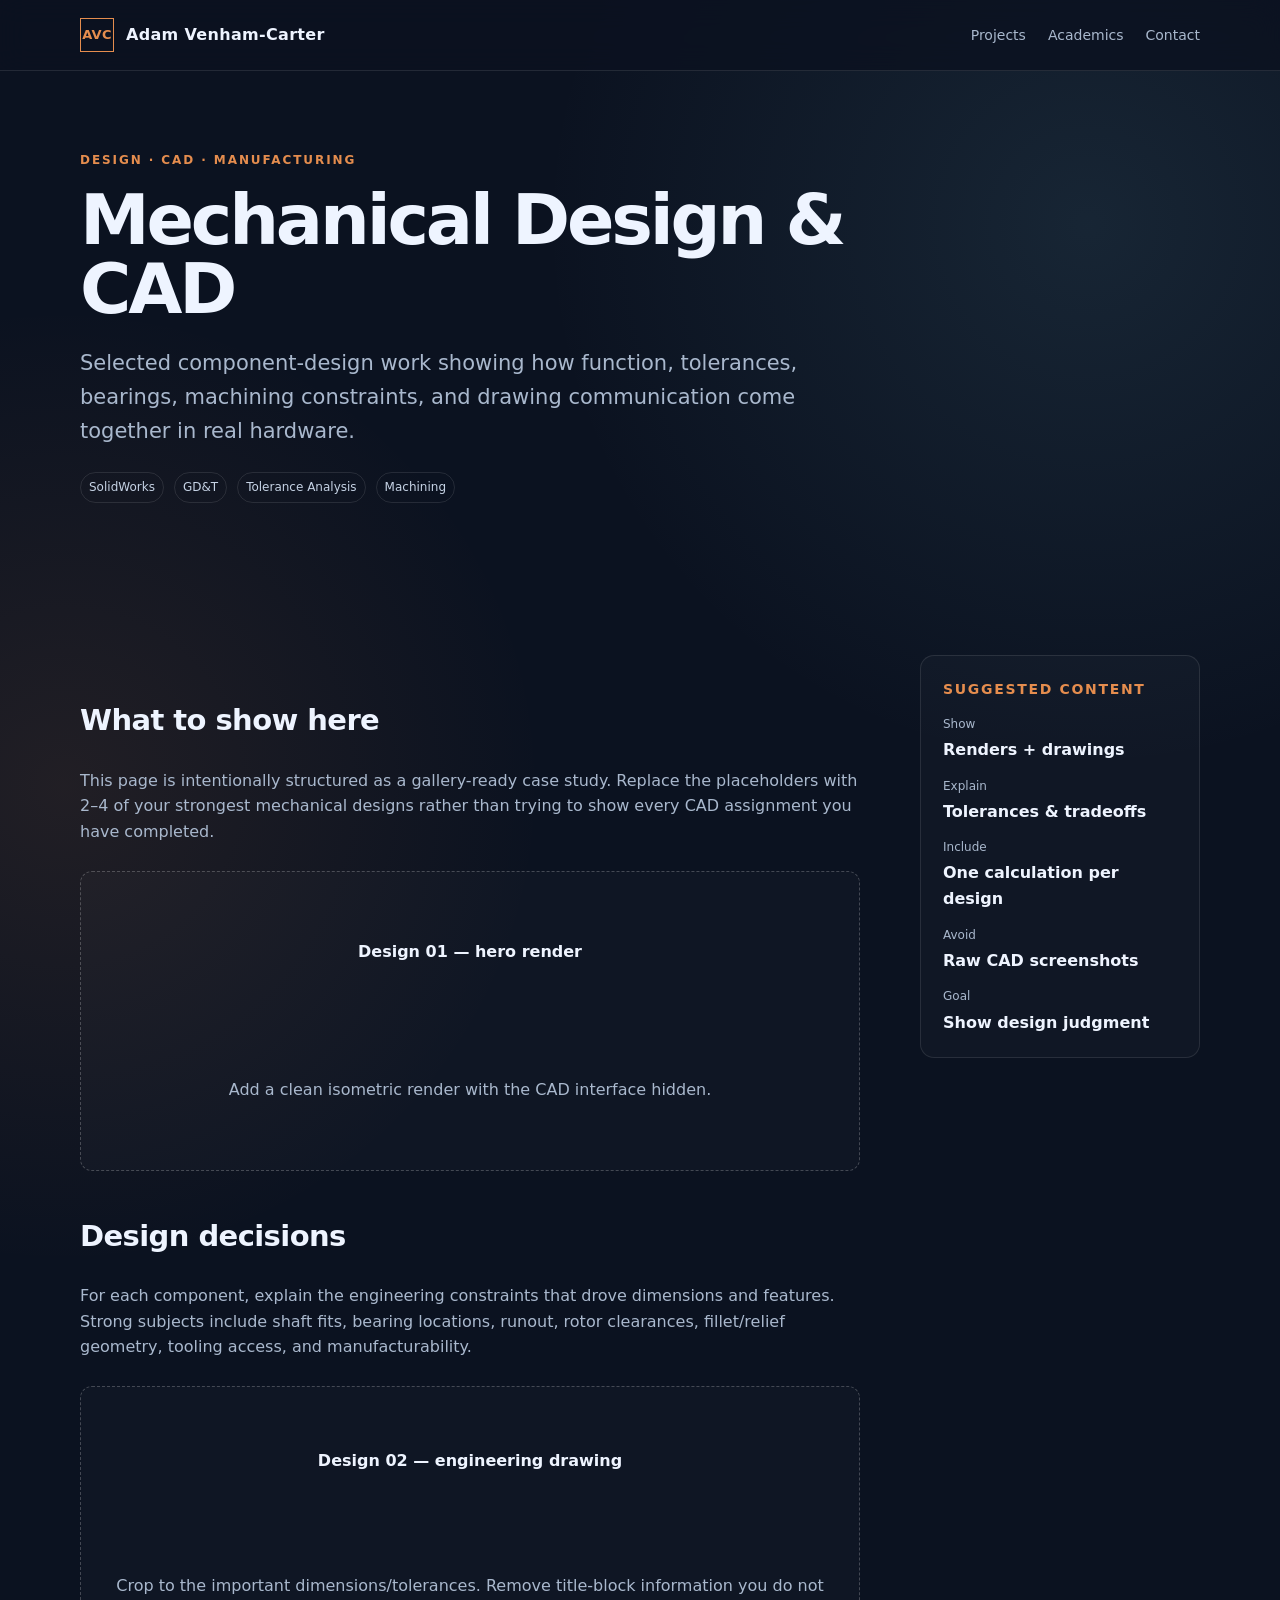
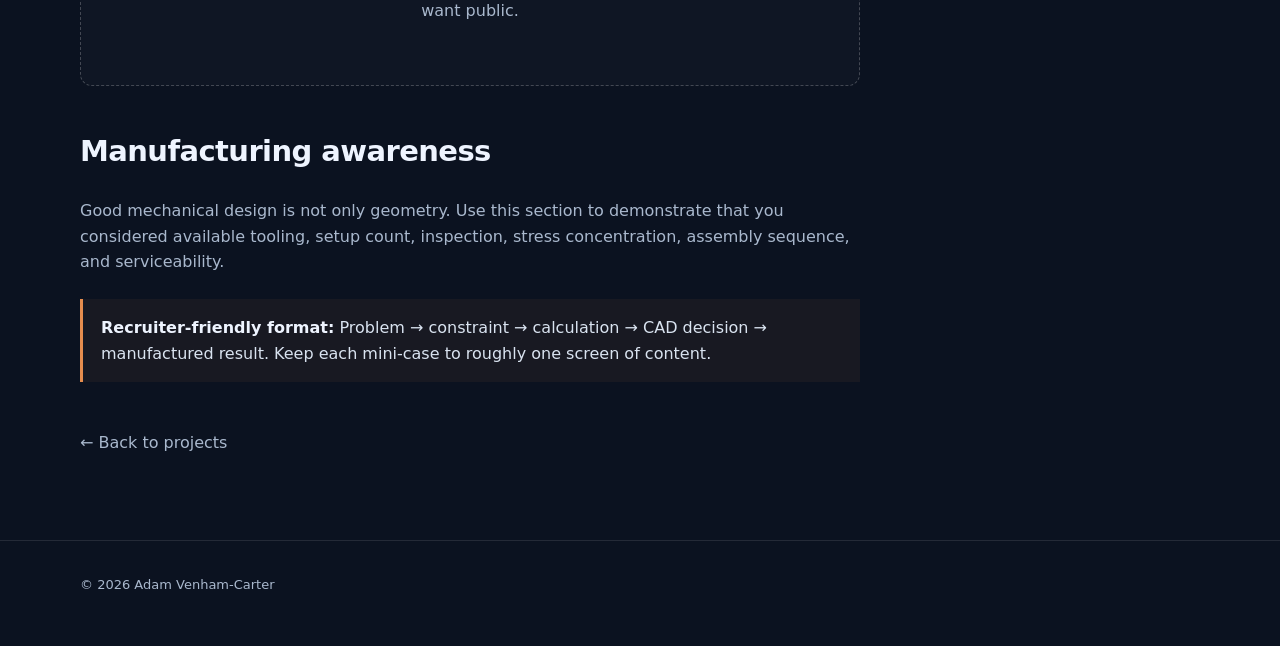
<file: projects/mechanical-design.html>
<!doctype html><html lang="en"><head><meta charset="utf-8"><meta name="viewport" content="width=device-width,initial-scale=1"><title>Mechanical Design & CAD | Adam Venham-Carter</title><link rel="stylesheet" href="../styles.css"></head><body>
<header class="site-header"><nav class="nav container"><a class="brand" href="../index.html"><span class="brand-mark">AVC</span><span>Adam Venham-Carter</span></a><div class="nav-links"><a href="../index.html#projects">Projects</a><a href="../academics.html">Academics</a><a href="../index.html#contact">Contact</a></div></nav></header>
<main><section class="project-hero"><div class="container"><div class="kicker">Design · CAD · Manufacturing</div><h1>Mechanical Design & CAD</h1><p class="hero-copy">Selected component-design work showing how function, tolerances, bearings, machining constraints, and drawing communication come together in real hardware.</p><div class="project-meta"><span class="tag">SolidWorks</span><span class="tag">GD&T</span><span class="tag">Tolerance Analysis</span><span class="tag">Machining</span></div></div></section>
<section class="section"><div class="container project-layout"><article class="project-content">
<h2>What to show here</h2><p>This page is intentionally structured as a gallery-ready case study. Replace the placeholders with 2–4 of your strongest mechanical designs rather than trying to show every CAD assignment you have completed.</p>
<div class="figure-placeholder"><strong>Design 01 — hero render</strong><br>Add a clean isometric render with the CAD interface hidden.</div>
<h2>Design decisions</h2><p>For each component, explain the engineering constraints that drove dimensions and features. Strong subjects include shaft fits, bearing locations, runout, rotor clearances, fillet/relief geometry, tooling access, and manufacturability.</p>
<div class="figure-placeholder"><strong>Design 02 — engineering drawing</strong><br>Crop to the important dimensions/tolerances. Remove title-block information you do not want public.</div>
<h2>Manufacturing awareness</h2><p>Good mechanical design is not only geometry. Use this section to demonstrate that you considered available tooling, setup count, inspection, stress concentration, assembly sequence, and serviceability.</p>
<div class="callout"><strong>Recruiter-friendly format:</strong> Problem → constraint → calculation → CAD decision → manufactured result. Keep each mini-case to roughly one screen of content.</div>
<a class="back" href="../index.html#projects">← Back to projects</a></article>
<aside class="project-aside"><h3>Suggested content</h3><dl><dt>Show</dt><dd>Renders + drawings</dd><dt>Explain</dt><dd>Tolerances & tradeoffs</dd><dt>Include</dt><dd>One calculation per design</dd><dt>Avoid</dt><dd>Raw CAD screenshots</dd><dt>Goal</dt><dd>Show design judgment</dd></dl></aside>
</div></section></main><footer><div class="container">© <span data-year></span> Adam Venham-Carter</div></footer><script src="../script.js"></script></body></html>
</file>
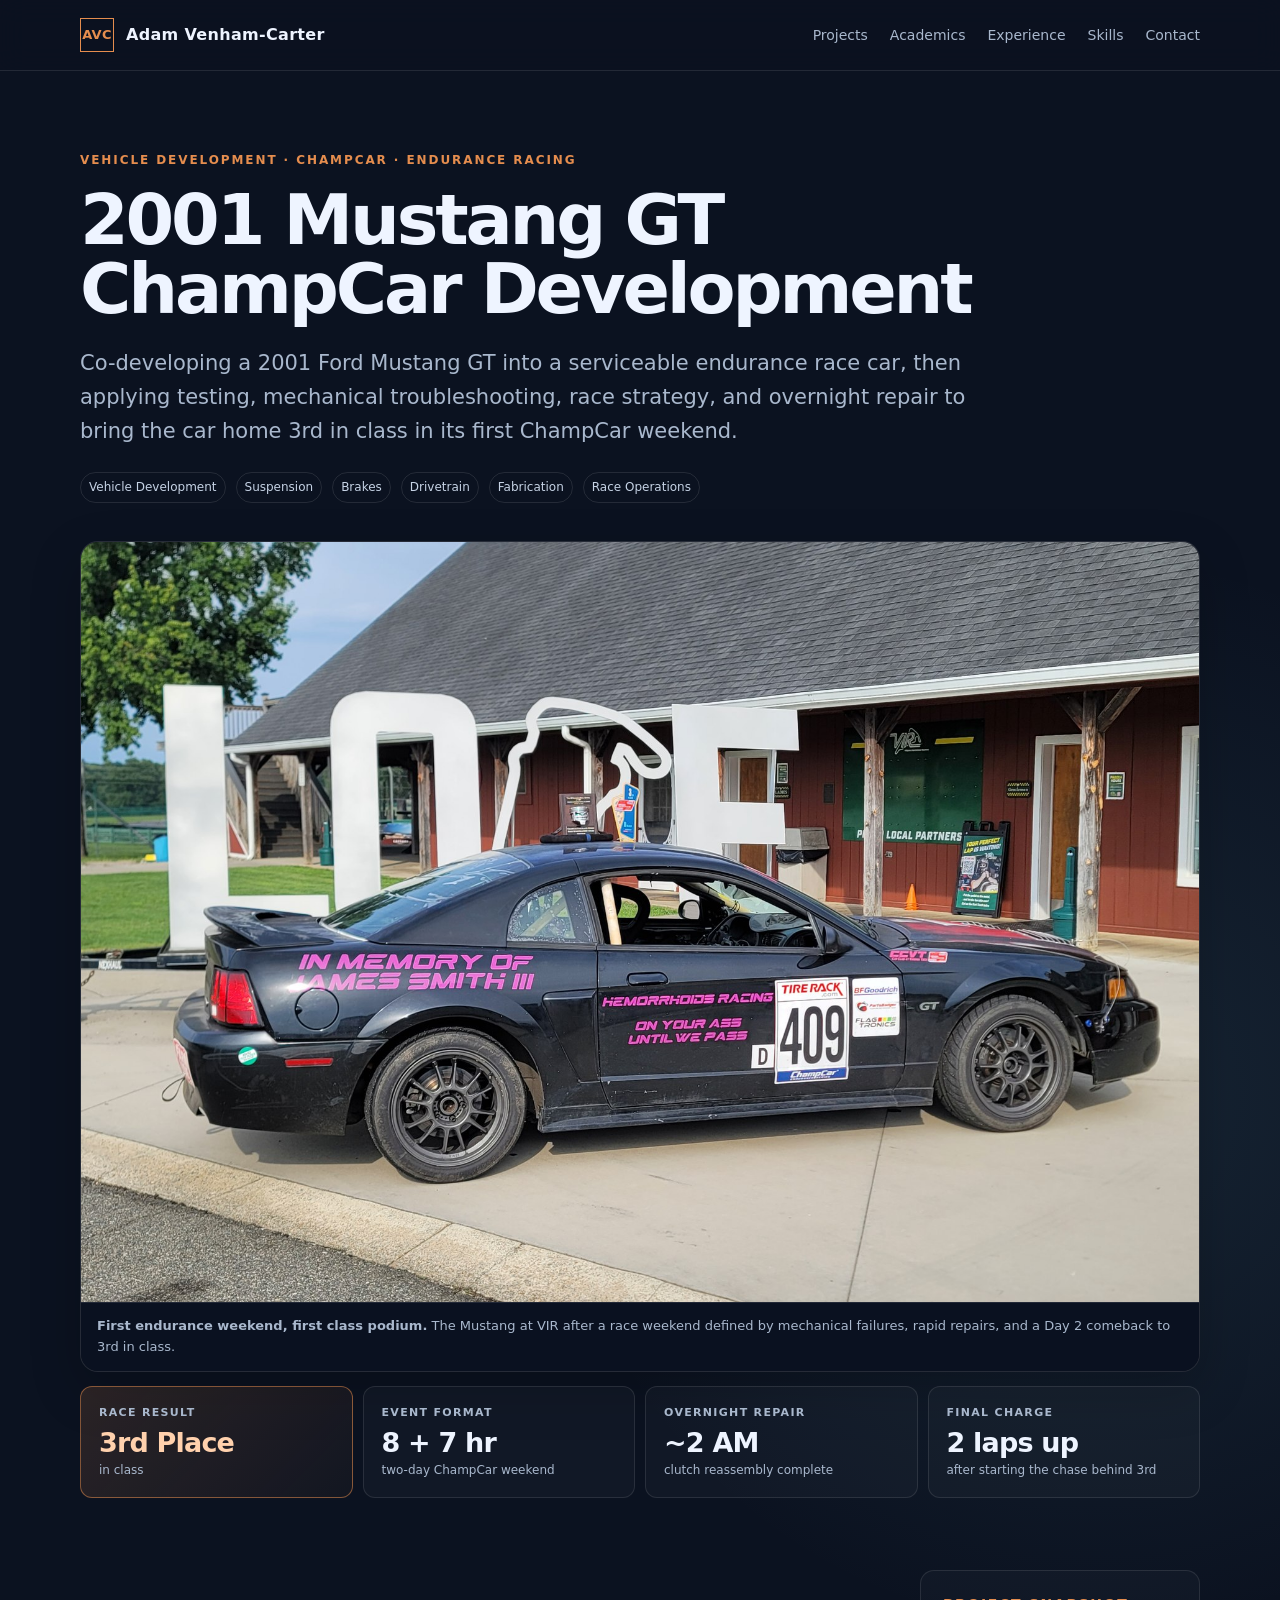
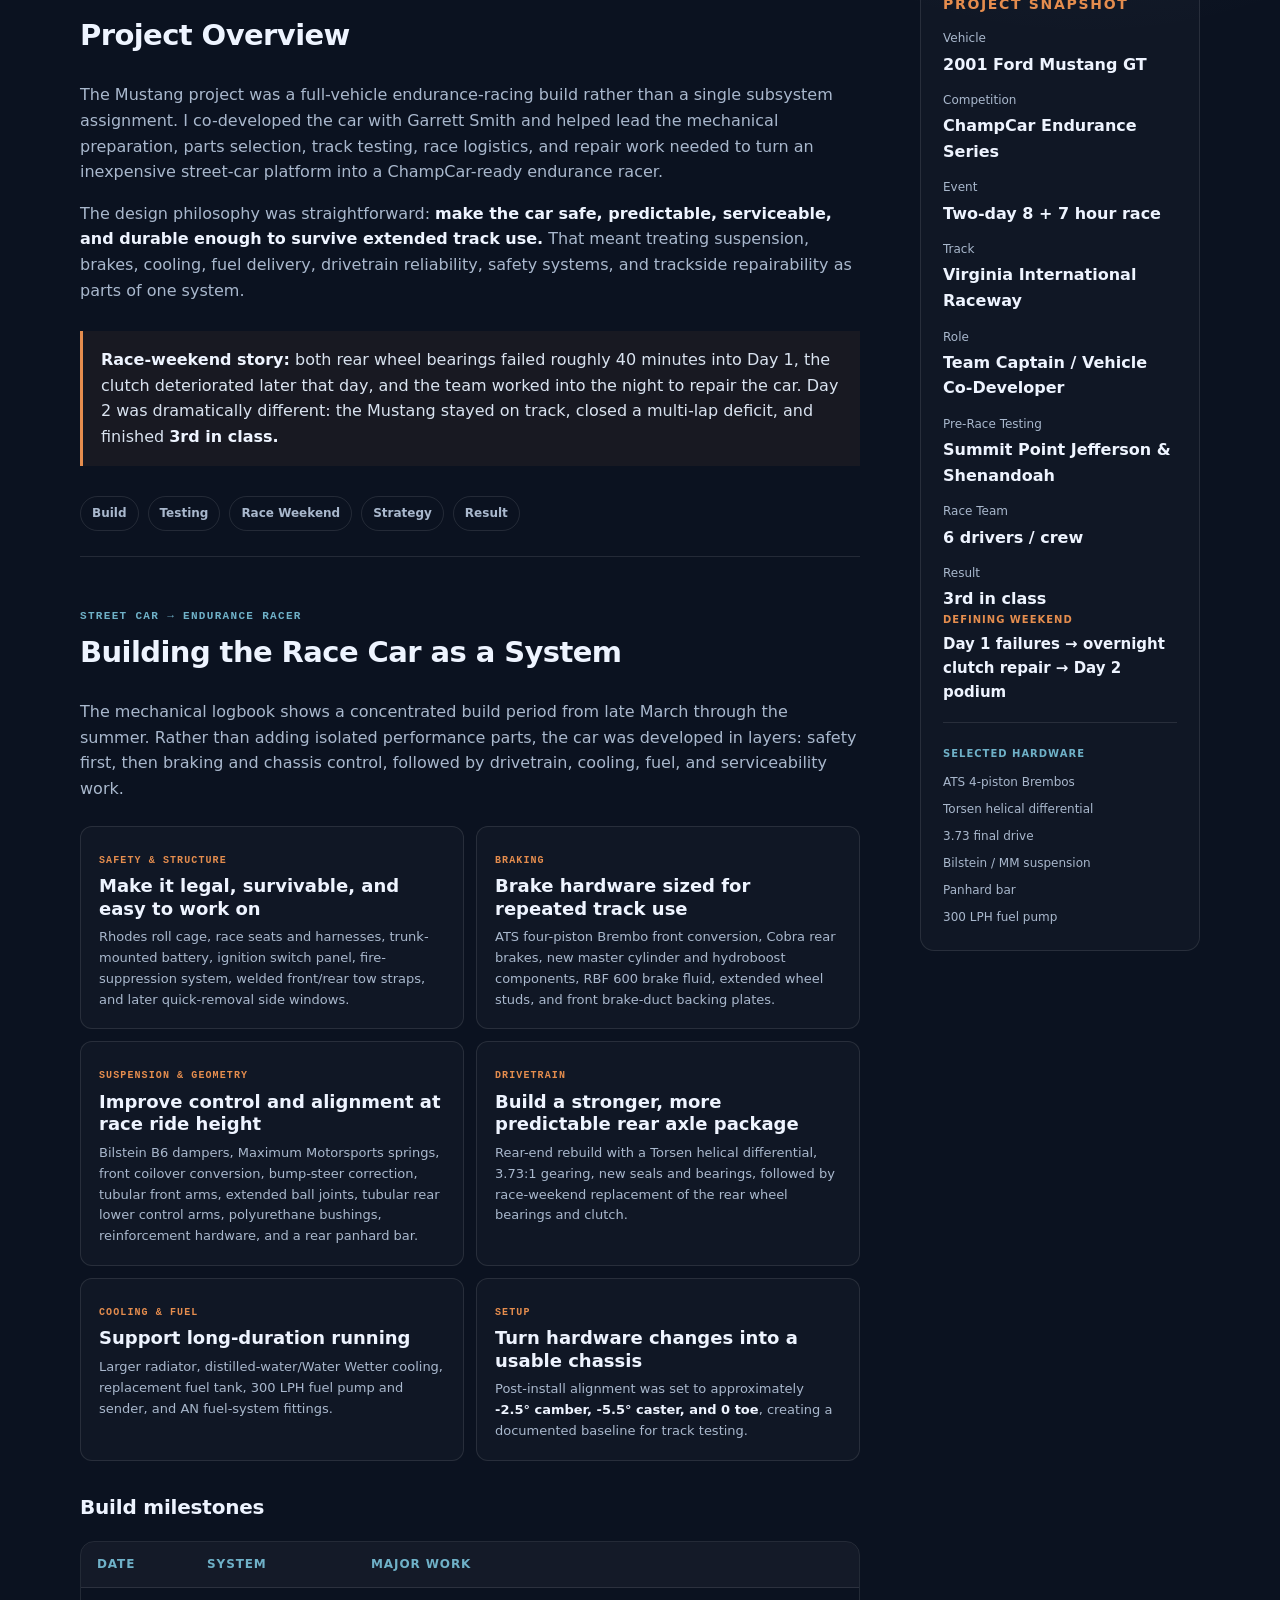
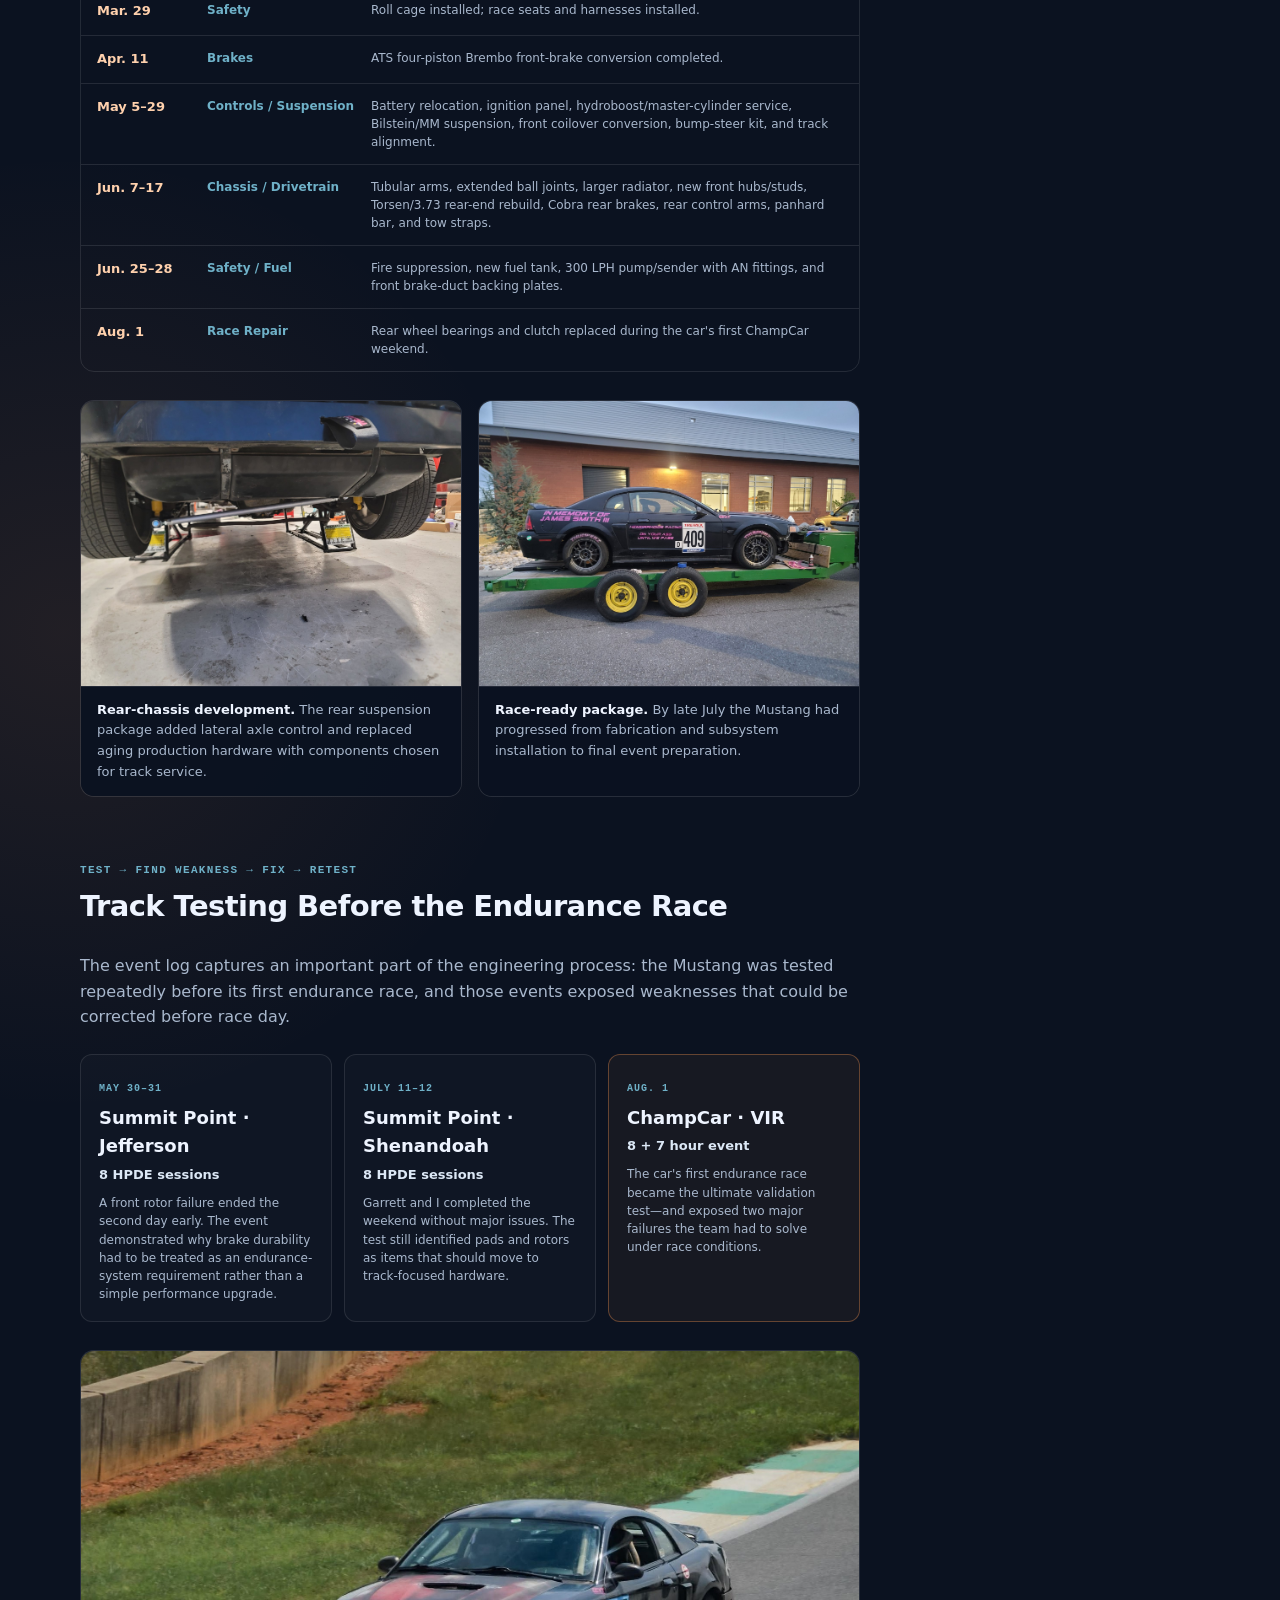
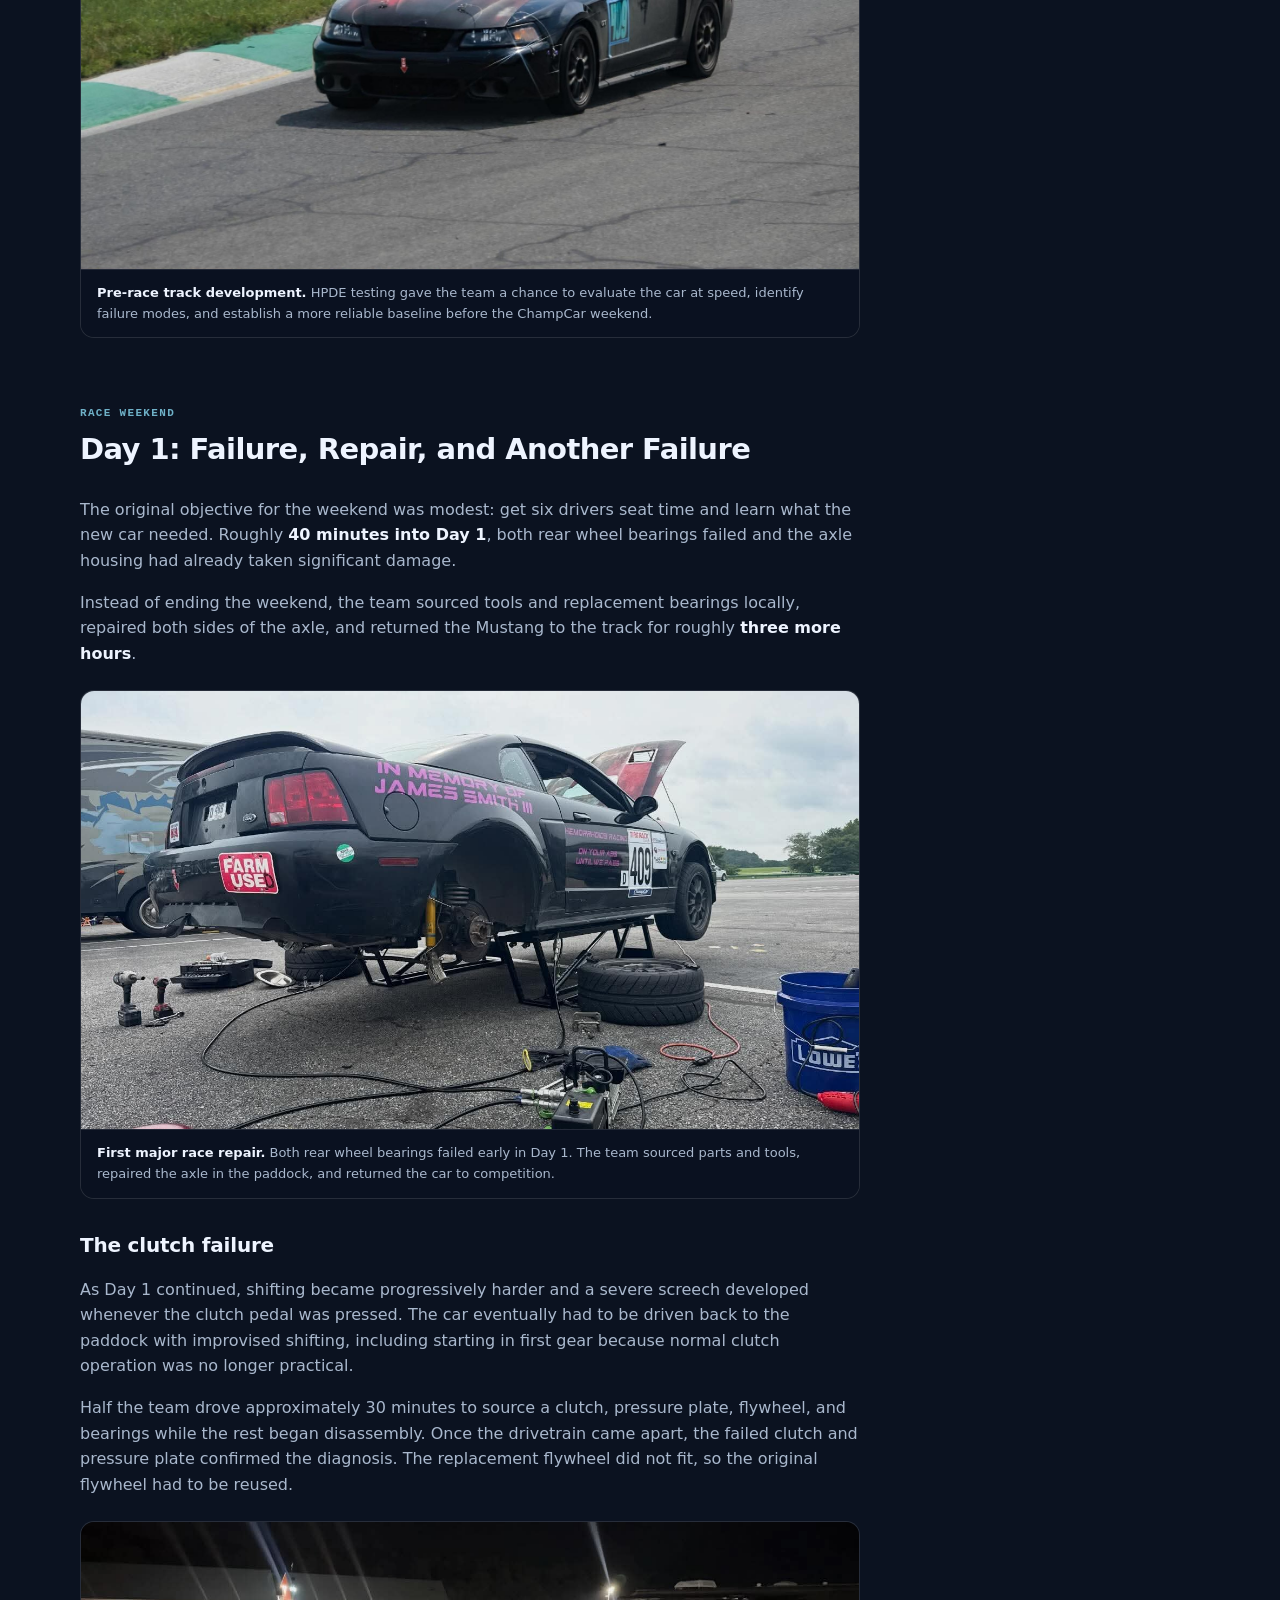
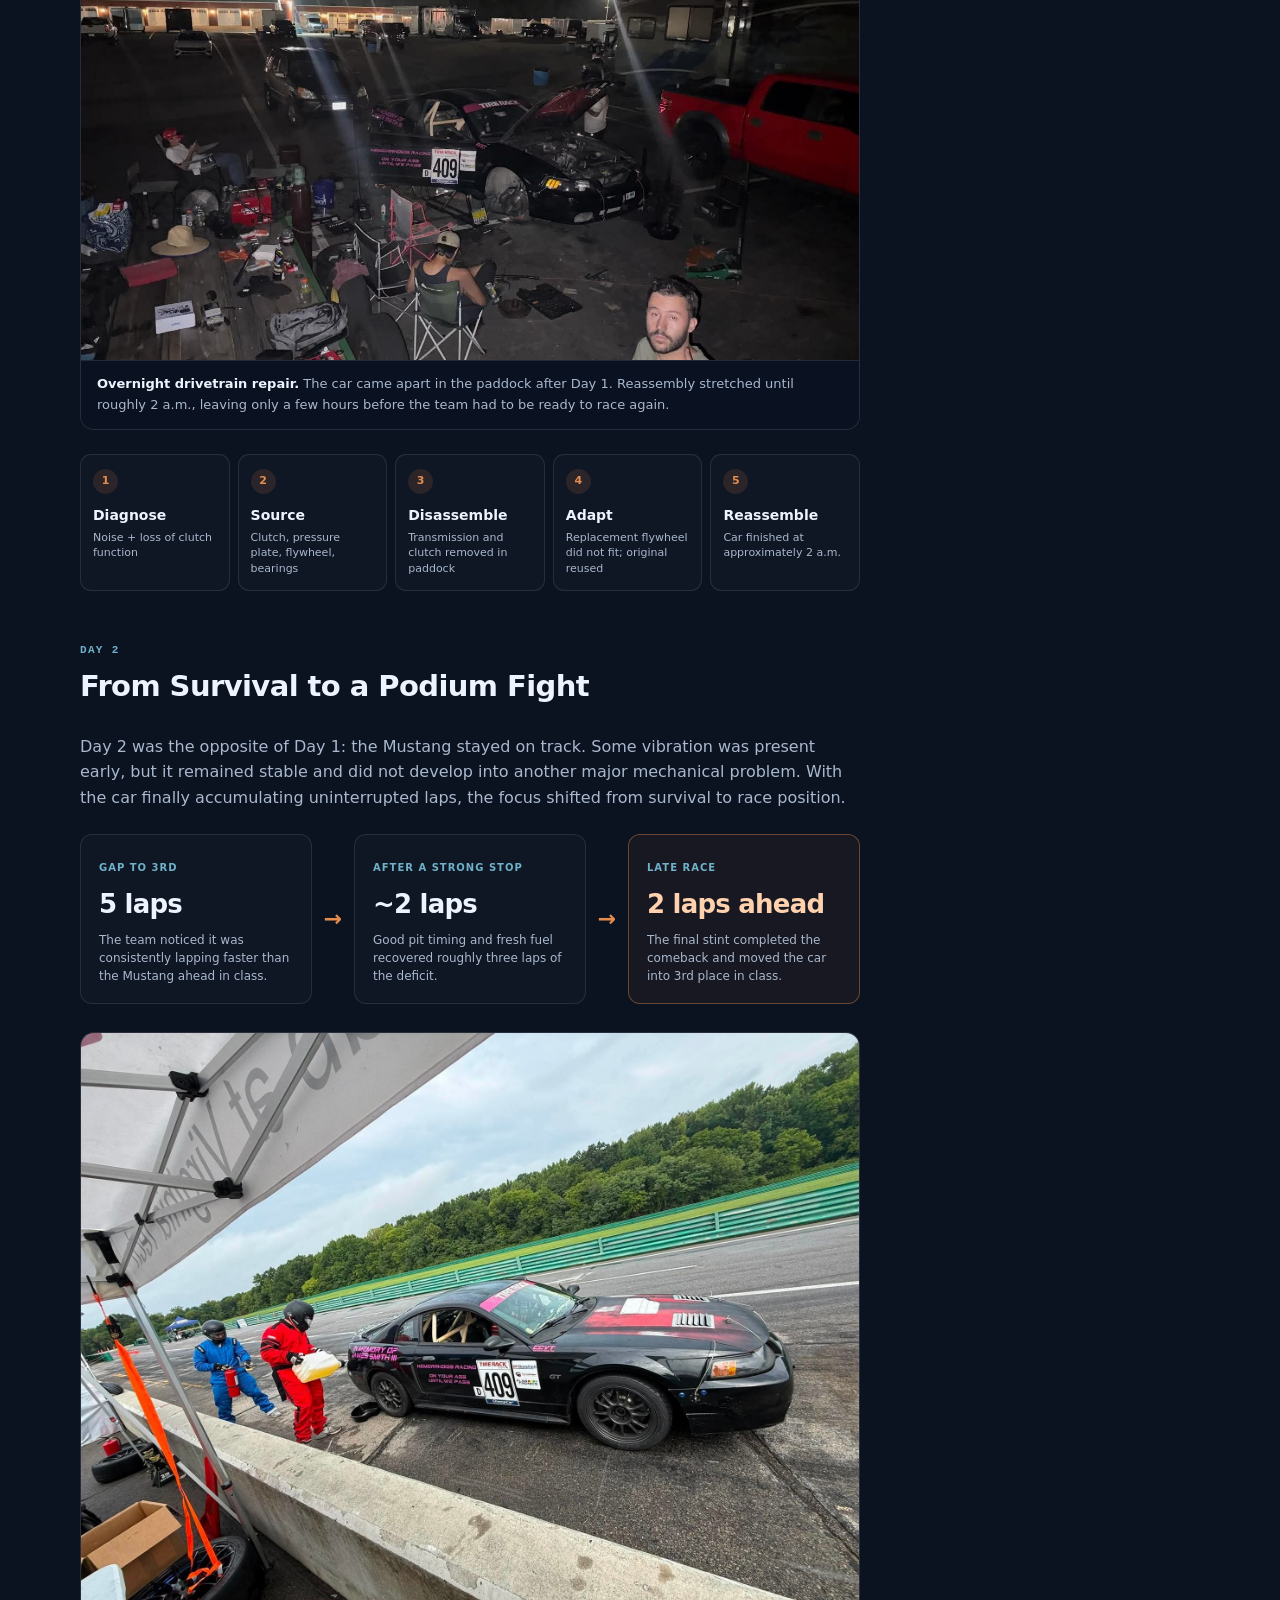
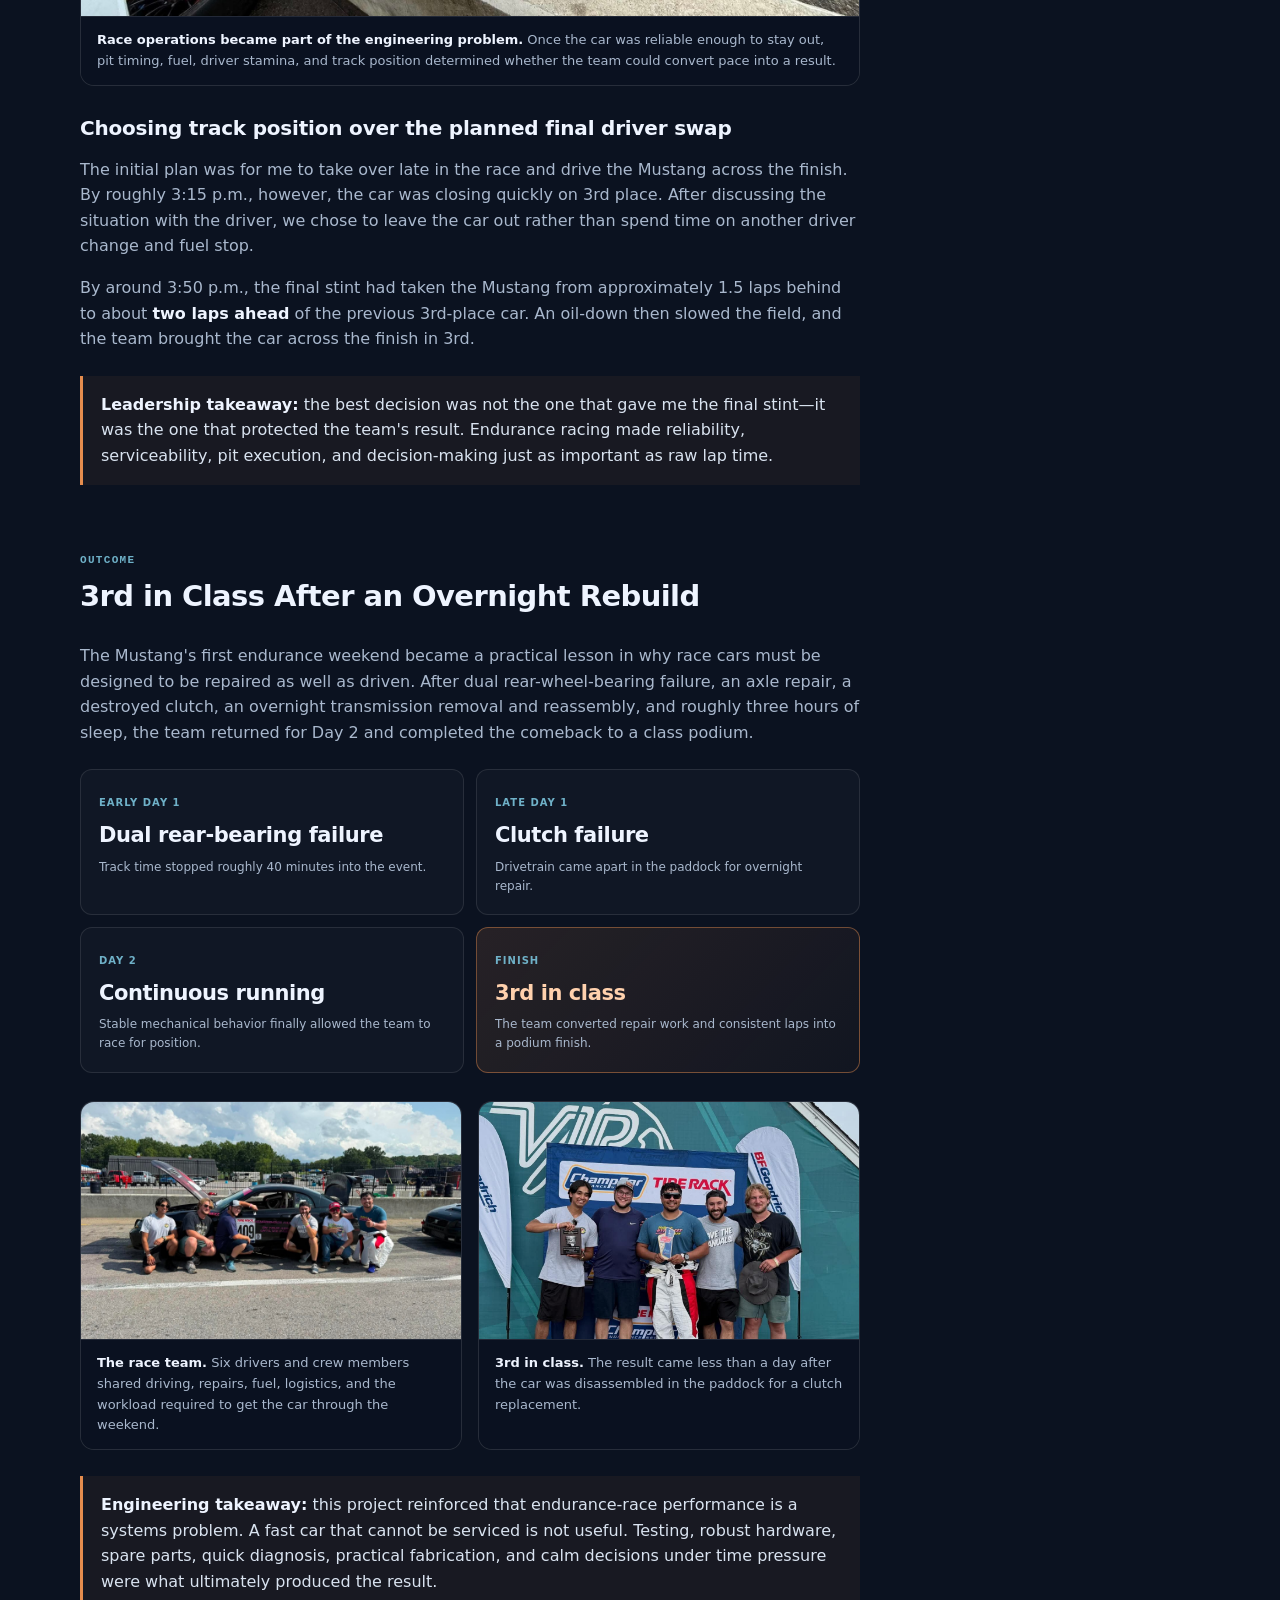
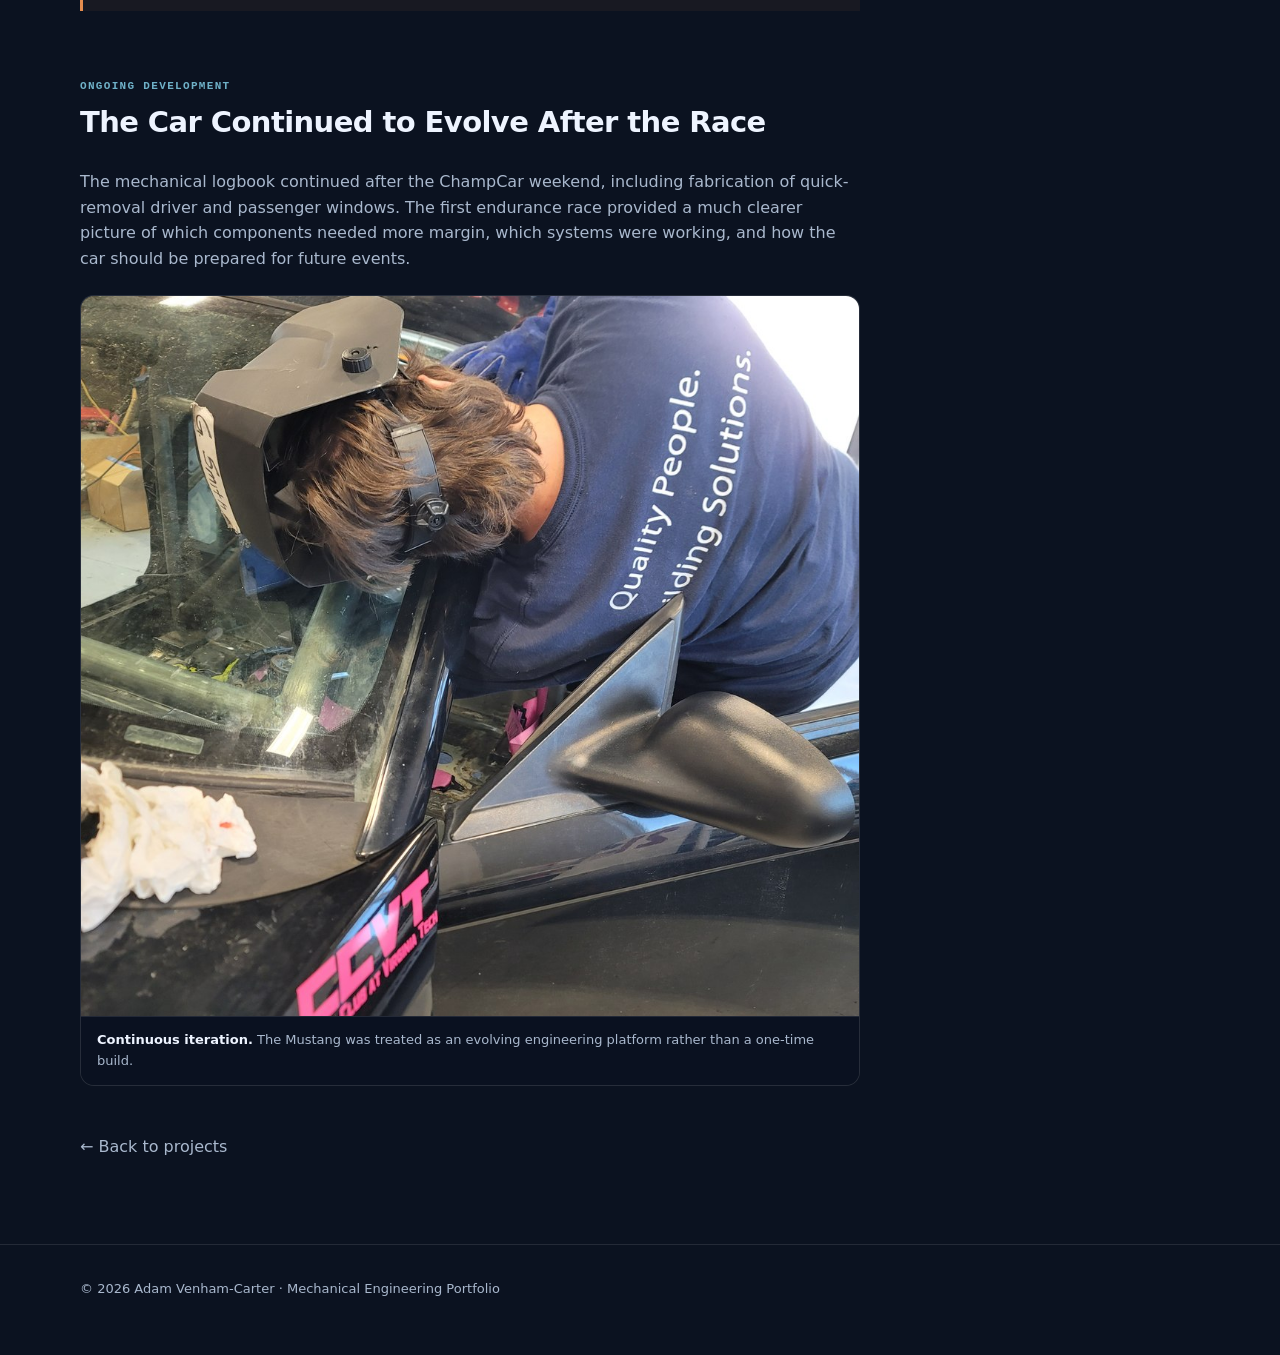
<file: projects/mustang-champcar.html>
<!doctype html>
<html lang="en">
<head>
  <meta charset="utf-8">
  <meta name="viewport" content="width=device-width,initial-scale=1">
  <meta name="description" content="Development, testing, repair, and race operations for a 2001 Ford Mustang GT ChampCar endurance race car, including suspension, brakes, drivetrain, safety systems, and a 3rd-place class finish at VIR.">
  <title>2001 Mustang GT ChampCar Development | Adam Venham-Carter</title>
  <link rel="stylesheet" href="../styles.css">
</head>
<body>
<header class="site-header">
  <nav class="nav container" aria-label="Main navigation">
    <a class="brand" href="../index.html"><span class="brand-mark">AVC</span><span>Adam Venham-Carter</span></a>
    <button class="menu-btn" aria-label="Toggle navigation">Menu</button>
    <div class="nav-links"><a href="../index.html#projects">Projects</a><a href="../academics.html">Academics</a><a href="../index.html#experience">Experience</a><a href="../index.html#skills">Skills</a><a href="../index.html#contact">Contact</a></div>
  </nav>
</header>

<main>
<section class="project-hero mustang-hero">
  <div class="container">
    <div class="kicker">Vehicle Development · ChampCar · Endurance Racing</div>
    <h1>2001 Mustang GT ChampCar Development</h1>
    <p class="hero-copy">Co-developing a 2001 Ford Mustang GT into a serviceable endurance race car, then applying testing, mechanical troubleshooting, race strategy, and overnight repair to bring the car home 3rd in class in its first ChampCar weekend.</p>
    <div class="project-meta">
      <span class="tag">Vehicle Development</span><span class="tag">Suspension</span><span class="tag">Brakes</span><span class="tag">Drivetrain</span><span class="tag">Fabrication</span><span class="tag">Race Operations</span>
    </div>

    <figure class="project-hero-media mustang-hero-media">
      <img src="../assets/mustang/hero-finish.jpg" alt="2001 Ford Mustang GT ChampCar race car number 409 at Virginia International Raceway after a third-place class finish">
      <figcaption><strong>First endurance weekend, first class podium.</strong> The Mustang at VIR after a race weekend defined by mechanical failures, rapid repairs, and a Day 2 comeback to 3rd in class.</figcaption>
    </figure>

    <div class="mustang-result-strip" aria-label="Mustang ChampCar result highlights">
      <div class="mustang-result primary-result"><span>Race Result</span><strong>3rd Place</strong><small>in class</small></div>
      <div class="mustang-result"><span>Event Format</span><strong>8 + 7 hr</strong><small>two-day ChampCar weekend</small></div>
      <div class="mustang-result"><span>Overnight Repair</span><strong>~2 AM</strong><small>clutch reassembly complete</small></div>
      <div class="mustang-result"><span>Final Charge</span><strong>2 laps up</strong><small>after starting the chase behind 3rd</small></div>
    </div>
  </div>
</section>

<section class="section project-case-section">
  <div class="container project-layout">
    <article class="project-content">
      <h2>Project Overview</h2>
      <p>The Mustang project was a full-vehicle endurance-racing build rather than a single subsystem assignment. I co-developed the car with Garrett Smith and helped lead the mechanical preparation, parts selection, track testing, race logistics, and repair work needed to turn an inexpensive street-car platform into a ChampCar-ready endurance racer.</p>
      <p>The design philosophy was straightforward: <strong>make the car safe, predictable, serviceable, and durable enough to survive extended track use.</strong> That meant treating suspension, brakes, cooling, fuel delivery, drivetrain reliability, safety systems, and trackside repairability as parts of one system.</p>

      <div class="callout mustang-callout"><strong>Race-weekend story:</strong> both rear wheel bearings failed roughly 40 minutes into Day 1, the clutch deteriorated later that day, and the team worked into the night to repair the car. Day 2 was dramatically different: the Mustang stayed on track, closed a multi-lap deficit, and finished <strong>3rd in class.</strong></div>

      <nav class="case-jump" aria-label="Mustang case study sections">
        <a href="#build">Build</a><a href="#testing">Testing</a><a href="#race-weekend">Race Weekend</a><a href="#strategy">Strategy</a><a href="#results">Result</a>
      </nav>

      <section id="build" class="case-block">
        <div class="section-kicker">Street Car → Endurance Racer</div>
        <h2>Building the Race Car as a System</h2>
        <p>The mechanical logbook shows a concentrated build period from late March through the summer. Rather than adding isolated performance parts, the car was developed in layers: safety first, then braking and chassis control, followed by drivetrain, cooling, fuel, and serviceability work.</p>

        <div class="mustang-system-grid">
          <div class="mustang-system-card">
            <span>Safety &amp; Structure</span>
            <h3>Make it legal, survivable, and easy to work on</h3>
            <p>Rhodes roll cage, race seats and harnesses, trunk-mounted battery, ignition switch panel, fire-suppression system, welded front/rear tow straps, and later quick-removal side windows.</p>
          </div>
          <div class="mustang-system-card">
            <span>Braking</span>
            <h3>Brake hardware sized for repeated track use</h3>
            <p>ATS four-piston Brembo front conversion, Cobra rear brakes, new master cylinder and hydroboost components, RBF 600 brake fluid, extended wheel studs, and front brake-duct backing plates.</p>
          </div>
          <div class="mustang-system-card">
            <span>Suspension &amp; Geometry</span>
            <h3>Improve control and alignment at race ride height</h3>
            <p>Bilstein B6 dampers, Maximum Motorsports springs, front coilover conversion, bump-steer correction, tubular front arms, extended ball joints, tubular rear lower control arms, polyurethane bushings, reinforcement hardware, and a rear panhard bar.</p>
          </div>
          <div class="mustang-system-card">
            <span>Drivetrain</span>
            <h3>Build a stronger, more predictable rear axle package</h3>
            <p>Rear-end rebuild with a Torsen helical differential, 3.73:1 gearing, new seals and bearings, followed by race-weekend replacement of the rear wheel bearings and clutch.</p>
          </div>
          <div class="mustang-system-card">
            <span>Cooling &amp; Fuel</span>
            <h3>Support long-duration running</h3>
            <p>Larger radiator, distilled-water/Water Wetter cooling, replacement fuel tank, 300 LPH fuel pump and sender, and AN fuel-system fittings.</p>
          </div>
          <div class="mustang-system-card">
            <span>Setup</span>
            <h3>Turn hardware changes into a usable chassis</h3>
            <p>Post-install alignment was set to approximately <strong>-2.5° camber, -5.5° caster, and 0 toe</strong>, creating a documented baseline for track testing.</p>
          </div>
        </div>

        <h3 class="subhead">Build milestones</h3>
        <div class="mustang-build-timeline" role="table" aria-label="Mustang development timeline">
          <div class="mustang-build-row header" role="row"><span>Date</span><span>System</span><span>Major work</span></div>
          <div class="mustang-build-row" role="row"><strong>Mar. 29</strong><span>Safety</span><p>Roll cage installed; race seats and harnesses installed.</p></div>
          <div class="mustang-build-row" role="row"><strong>Apr. 11</strong><span>Brakes</span><p>ATS four-piston Brembo front-brake conversion completed.</p></div>
          <div class="mustang-build-row" role="row"><strong>May 5–29</strong><span>Controls / Suspension</span><p>Battery relocation, ignition panel, hydroboost/master-cylinder service, Bilstein/MM suspension, front coilover conversion, bump-steer kit, and track alignment.</p></div>
          <div class="mustang-build-row" role="row"><strong>Jun. 7–17</strong><span>Chassis / Drivetrain</span><p>Tubular arms, extended ball joints, larger radiator, new front hubs/studs, Torsen/3.73 rear-end rebuild, Cobra rear brakes, rear control arms, panhard bar, and tow straps.</p></div>
          <div class="mustang-build-row" role="row"><strong>Jun. 25–28</strong><span>Safety / Fuel</span><p>Fire suppression, new fuel tank, 300 LPH pump/sender with AN fittings, and front brake-duct backing plates.</p></div>
          <div class="mustang-build-row" role="row"><strong>Aug. 1</strong><span>Race Repair</span><p>Rear wheel bearings and clutch replaced during the car's first ChampCar weekend.</p></div>
        </div>

        <div class="figure-grid two-up mustang-build-photos">
          <figure class="project-figure"><img src="../assets/mustang/rear-chassis.jpg" alt="Rear underside of the Mustang showing the rear suspension and panhard bar"><figcaption><strong>Rear-chassis development.</strong> The rear suspension package added lateral axle control and replaced aging production hardware with components chosen for track service.</figcaption></figure>
          <figure class="project-figure"><img src="../assets/mustang/pre-race-trailer.jpg" alt="Mustang race car number 409 loaded on a trailer before the ChampCar event"><figcaption><strong>Race-ready package.</strong> By late July the Mustang had progressed from fabrication and subsystem installation to final event preparation.</figcaption></figure>
        </div>
      </section>

      <section id="testing" class="case-block">
        <div class="section-kicker">Test → Find Weakness → Fix → Retest</div>
        <h2>Track Testing Before the Endurance Race</h2>
        <p>The event log captures an important part of the engineering process: the Mustang was tested repeatedly before its first endurance race, and those events exposed weaknesses that could be corrected before race day.</p>

        <div class="test-event-grid">
          <div class="test-event-card">
            <span>May 30–31</span>
            <h3>Summit Point · Jefferson</h3>
            <strong>8 HPDE sessions</strong>
            <p>A front rotor failure ended the second day early. The event demonstrated why brake durability had to be treated as an endurance-system requirement rather than a simple performance upgrade.</p>
          </div>
          <div class="test-event-card">
            <span>July 11–12</span>
            <h3>Summit Point · Shenandoah</h3>
            <strong>8 HPDE sessions</strong>
            <p>Garrett and I completed the weekend without major issues. The test still identified pads and rotors as items that should move to track-focused hardware.</p>
          </div>
          <div class="test-event-card featured-test-event">
            <span>Aug. 1</span>
            <h3>ChampCar · VIR</h3>
            <strong>8 + 7 hour event</strong>
            <p>The car's first endurance race became the ultimate validation test—and exposed two major failures the team had to solve under race conditions.</p>
          </div>
        </div>

        <figure class="project-figure mustang-track-figure">
          <img src="../assets/mustang/track-testing.jpg" alt="2001 Mustang GT race car during pre-race track testing">
          <figcaption><strong>Pre-race track development.</strong> HPDE testing gave the team a chance to evaluate the car at speed, identify failure modes, and establish a more reliable baseline before the ChampCar weekend.</figcaption>
        </figure>
      </section>

      <section id="race-weekend" class="case-block">
        <div class="section-kicker">Race Weekend</div>
        <h2>Day 1: Failure, Repair, and Another Failure</h2>
        <p>The original objective for the weekend was modest: get six drivers seat time and learn what the new car needed. Roughly <strong>40 minutes into Day 1</strong>, both rear wheel bearings failed and the axle housing had already taken significant damage.</p>
        <p>Instead of ending the weekend, the team sourced tools and replacement bearings locally, repaired both sides of the axle, and returned the Mustang to the track for roughly <strong>three more hours</strong>.</p>

        <figure class="project-figure mustang-repair-figure">
          <img src="../assets/mustang/wheel-bearing-repair.jpg" alt="Mustang on QuickJacks in the paddock with rear wheels removed for wheel-bearing repair">
          <figcaption><strong>First major race repair.</strong> Both rear wheel bearings failed early in Day 1. The team sourced parts and tools, repaired the axle in the paddock, and returned the car to competition.</figcaption>
        </figure>

        <h3 class="subhead">The clutch failure</h3>
        <p>As Day 1 continued, shifting became progressively harder and a severe screech developed whenever the clutch pedal was pressed. The car eventually had to be driven back to the paddock with improvised shifting, including starting in first gear because normal clutch operation was no longer practical.</p>
        <p>Half the team drove approximately 30 minutes to source a clutch, pressure plate, flywheel, and bearings while the rest began disassembly. Once the drivetrain came apart, the failed clutch and pressure plate confirmed the diagnosis. The replacement flywheel did not fit, so the original flywheel had to be reused.</p>

        <figure class="project-figure overnight-repair-figure">
          <img src="../assets/mustang/overnight-repair.jpg" alt="Mustang race car on QuickJacks during a late-night clutch repair in the VIR paddock">
          <figcaption><strong>Overnight drivetrain repair.</strong> The car came apart in the paddock after Day 1. Reassembly stretched until roughly 2 a.m., leaving only a few hours before the team had to be ready to race again.</figcaption>
        </figure>

        <div class="repair-sequence" aria-label="Overnight repair sequence">
          <div><span>1</span><strong>Diagnose</strong><small>Noise + loss of clutch function</small></div>
          <div><span>2</span><strong>Source</strong><small>Clutch, pressure plate, flywheel, bearings</small></div>
          <div><span>3</span><strong>Disassemble</strong><small>Transmission and clutch removed in paddock</small></div>
          <div><span>4</span><strong>Adapt</strong><small>Replacement flywheel did not fit; original reused</small></div>
          <div><span>5</span><strong>Reassemble</strong><small>Car finished at approximately 2 a.m.</small></div>
        </div>
      </section>

      <section id="strategy" class="case-block">
        <div class="section-kicker">Day 2</div>
        <h2>From Survival to a Podium Fight</h2>
        <p>Day 2 was the opposite of Day 1: the Mustang stayed on track. Some vibration was present early, but it remained stable and did not develop into another major mechanical problem. With the car finally accumulating uninterrupted laps, the focus shifted from survival to race position.</p>

        <div class="strategy-progress">
          <div class="strategy-step"><span>Gap to 3rd</span><strong>5 laps</strong><p>The team noticed it was consistently lapping faster than the Mustang ahead in class.</p></div>
          <div class="strategy-arrow">→</div>
          <div class="strategy-step"><span>After a strong stop</span><strong>~2 laps</strong><p>Good pit timing and fresh fuel recovered roughly three laps of the deficit.</p></div>
          <div class="strategy-arrow">→</div>
          <div class="strategy-step final-step"><span>Late race</span><strong>2 laps ahead</strong><p>The final stint completed the comeback and moved the car into 3rd place in class.</p></div>
        </div>

        <figure class="project-figure mustang-pit-figure">
          <img src="../assets/mustang/pit-stop.jpg" alt="Mustang number 409 in pit lane during the ChampCar race with crew preparing fuel and equipment">
          <figcaption><strong>Race operations became part of the engineering problem.</strong> Once the car was reliable enough to stay out, pit timing, fuel, driver stamina, and track position determined whether the team could convert pace into a result.</figcaption>
        </figure>

        <h3 class="subhead strategy-subhead">Choosing track position over the planned final driver swap</h3>
        <p>The initial plan was for me to take over late in the race and drive the Mustang across the finish. By roughly 3:15 p.m., however, the car was closing quickly on 3rd place. After discussing the situation with the driver, we chose to leave the car out rather than spend time on another driver change and fuel stop.</p>
        <p>By around 3:50 p.m., the final stint had taken the Mustang from approximately 1.5 laps behind to about <strong>two laps ahead</strong> of the previous 3rd-place car. An oil-down then slowed the field, and the team brought the car across the finish in 3rd.</p>

        <div class="callout strategy-callout"><strong>Leadership takeaway:</strong> the best decision was not the one that gave me the final stint—it was the one that protected the team's result. Endurance racing made reliability, serviceability, pit execution, and decision-making just as important as raw lap time.</div>
      </section>

      <section id="results" class="case-block">
        <div class="section-kicker">Outcome</div>
        <h2>3rd in Class After an Overnight Rebuild</h2>
        <p>The Mustang's first endurance weekend became a practical lesson in why race cars must be designed to be repaired as well as driven. After dual rear-wheel-bearing failure, an axle repair, a destroyed clutch, an overnight transmission removal and reassembly, and roughly three hours of sleep, the team returned for Day 2 and completed the comeback to a class podium.</p>

        <div class="mustang-outcome-grid">
          <div><span>Early Day 1</span><strong>Dual rear-bearing failure</strong><p>Track time stopped roughly 40 minutes into the event.</p></div>
          <div><span>Late Day 1</span><strong>Clutch failure</strong><p>Drivetrain came apart in the paddock for overnight repair.</p></div>
          <div><span>Day 2</span><strong>Continuous running</strong><p>Stable mechanical behavior finally allowed the team to race for position.</p></div>
          <div class="outcome-win"><span>Finish</span><strong>3rd in class</strong><p>The team converted repair work and consistent laps into a podium finish.</p></div>
        </div>

        <div class="figure-grid two-up mustang-finish-grid">
          <figure class="project-figure"><img src="../assets/mustang/race-team.jpg" alt="Six-person Mustang ChampCar team posed with the number 409 race car at VIR"><figcaption><strong>The race team.</strong> Six drivers and crew members shared driving, repairs, fuel, logistics, and the workload required to get the car through the weekend.</figcaption></figure>
          <figure class="project-figure"><img src="../assets/mustang/team-podium.jpg" alt="Mustang ChampCar team celebrating a third-place class finish with trophy at VIR"><figcaption><strong>3rd in class.</strong> The result came less than a day after the car was disassembled in the paddock for a clutch replacement.</figcaption></figure>
        </div>

        <div class="callout result-callout"><strong>Engineering takeaway:</strong> this project reinforced that endurance-race performance is a systems problem. A fast car that cannot be serviced is not useful. Testing, robust hardware, spare parts, quick diagnosis, practical fabrication, and calm decisions under time pressure were what ultimately produced the result.</div>
      </section>

      <section class="case-block">
        <div class="section-kicker">Ongoing Development</div>
        <h2>The Car Continued to Evolve After the Race</h2>
        <p>The mechanical logbook continued after the ChampCar weekend, including fabrication of quick-removal driver and passenger windows. The first endurance race provided a much clearer picture of which components needed more margin, which systems were working, and how the car should be prepared for future events.</p>
        <figure class="project-figure fabrication-figure">
          <img src="../assets/mustang/fabrication.jpg" alt="Fabrication work being performed on the Mustang during continued race-car development">
          <figcaption><strong>Continuous iteration.</strong> The Mustang was treated as an evolving engineering platform rather than a one-time build.</figcaption>
        </figure>
      </section>

      <a class="back" href="../index.html#projects">← Back to projects</a>
    </article>

    <aside class="project-aside mustang-aside">
      <h3>Project Snapshot</h3>
      <dl>
        <dt>Vehicle</dt><dd>2001 Ford Mustang GT</dd>
        <dt>Competition</dt><dd>ChampCar Endurance Series</dd>
        <dt>Event</dt><dd>Two-day 8 + 7 hour race</dd>
        <dt>Track</dt><dd>Virginia International Raceway</dd>
        <dt>Role</dt><dd>Team Captain / Vehicle Co-Developer</dd>
        <dt>Pre-Race Testing</dt><dd>Summit Point Jefferson &amp; Shenandoah</dd>
        <dt>Race Team</dt><dd>6 drivers / crew</dd>
        <dt>Result</dt><dd>3rd in class</dd>
      </dl>
      <div class="aside-highlight mustang-aside-highlight"><span>Defining weekend</span><strong>Day 1 failures → overnight clutch repair → Day 2 podium</strong></div>
      <div class="mustang-key-specs">
        <span>Selected hardware</span>
        <p>ATS 4-piston Brembos</p>
        <p>Torsen helical differential</p>
        <p>3.73 final drive</p>
        <p>Bilstein / MM suspension</p>
        <p>Panhard bar</p>
        <p>300 LPH fuel pump</p>
      </div>
    </aside>
  </div>
</section>
</main>
<footer><div class="container">© <span data-year></span> Adam Venham-Carter · Mechanical Engineering Portfolio</div></footer>
<script src="../script.js"></script>
</body>
</html>
</file>
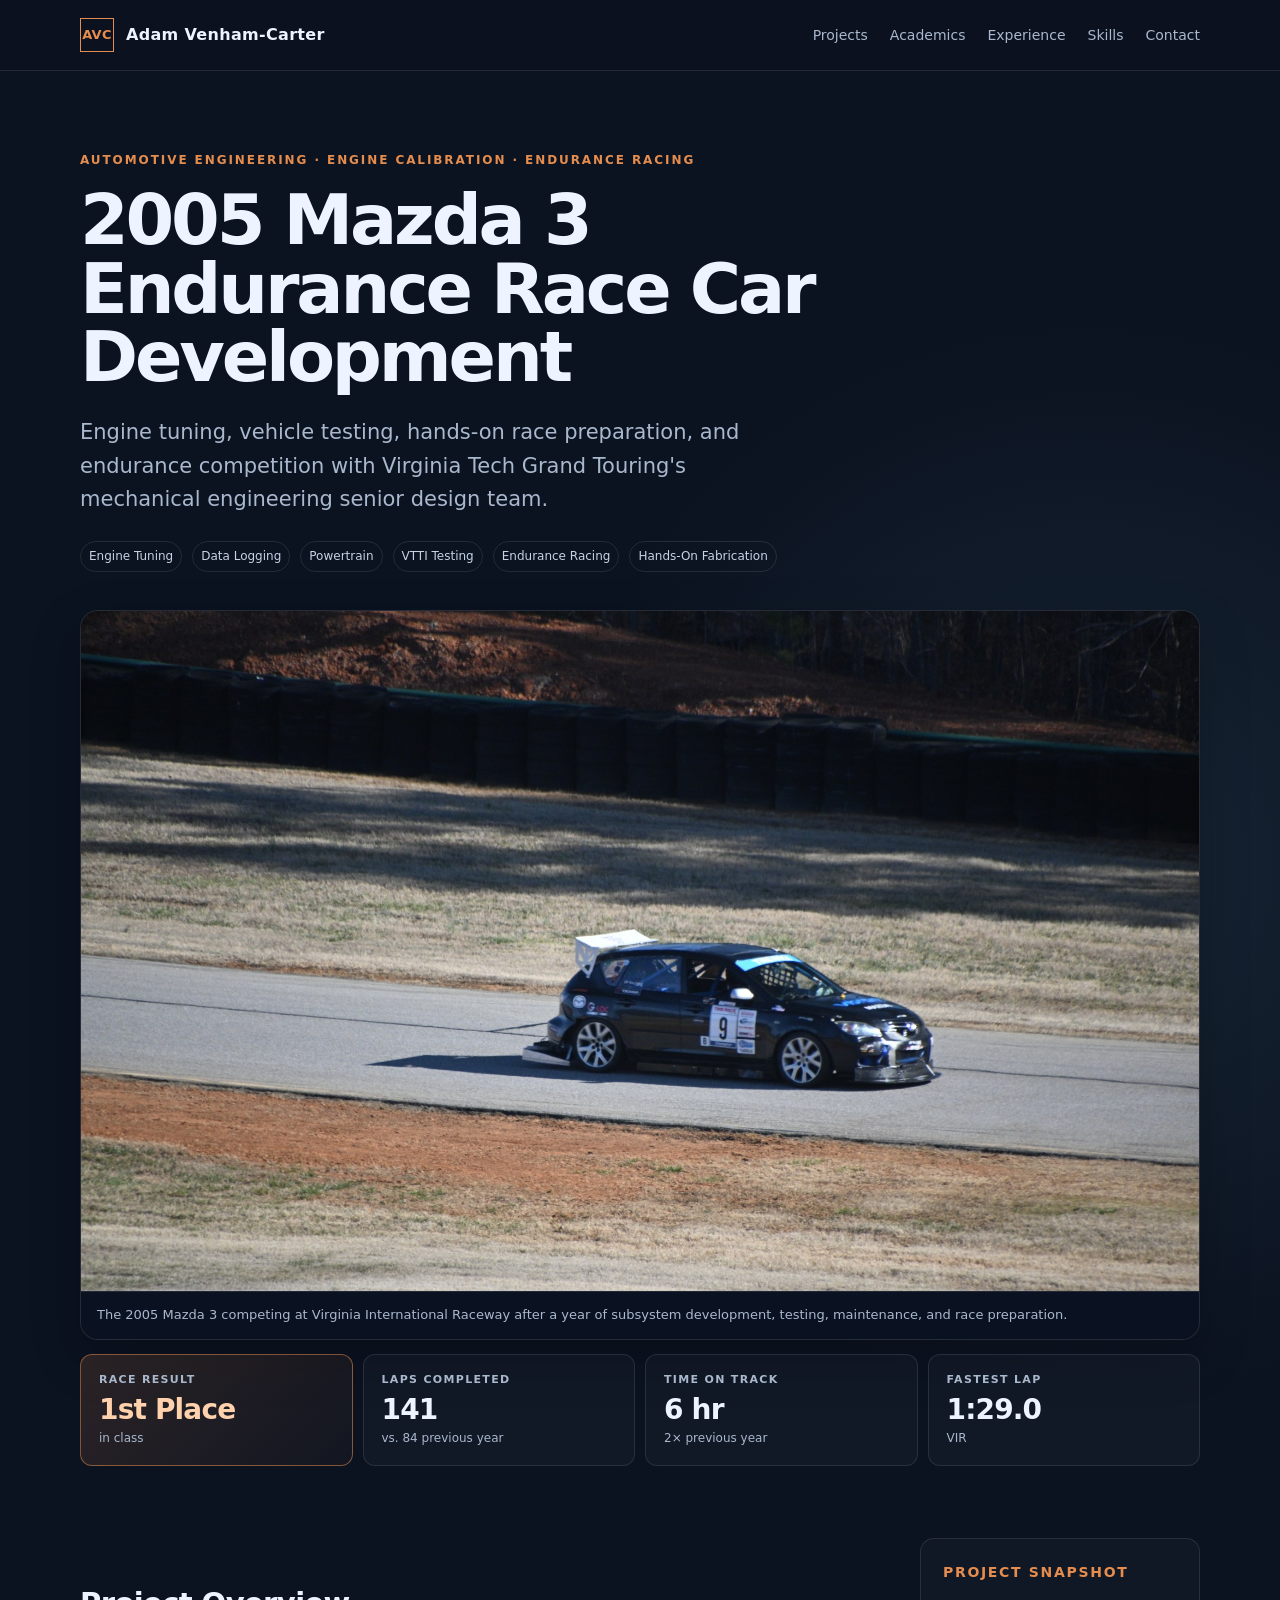
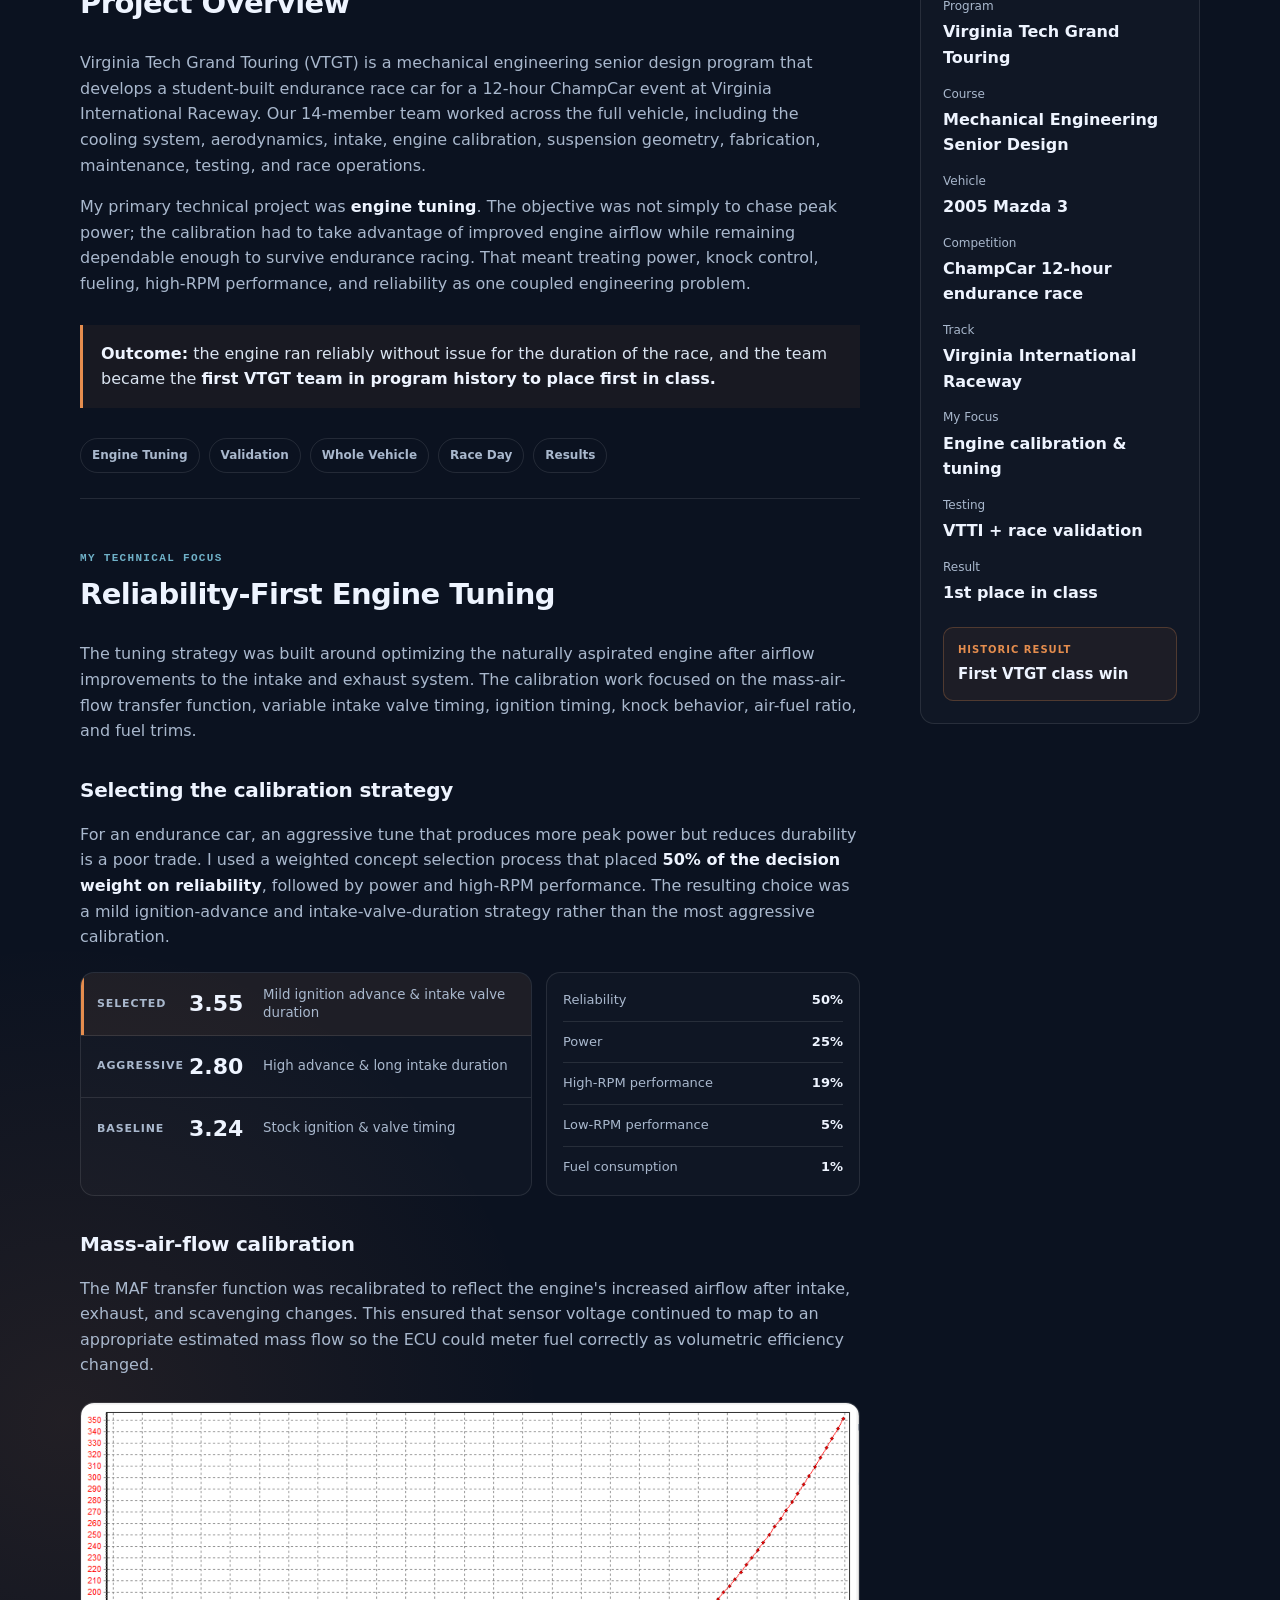
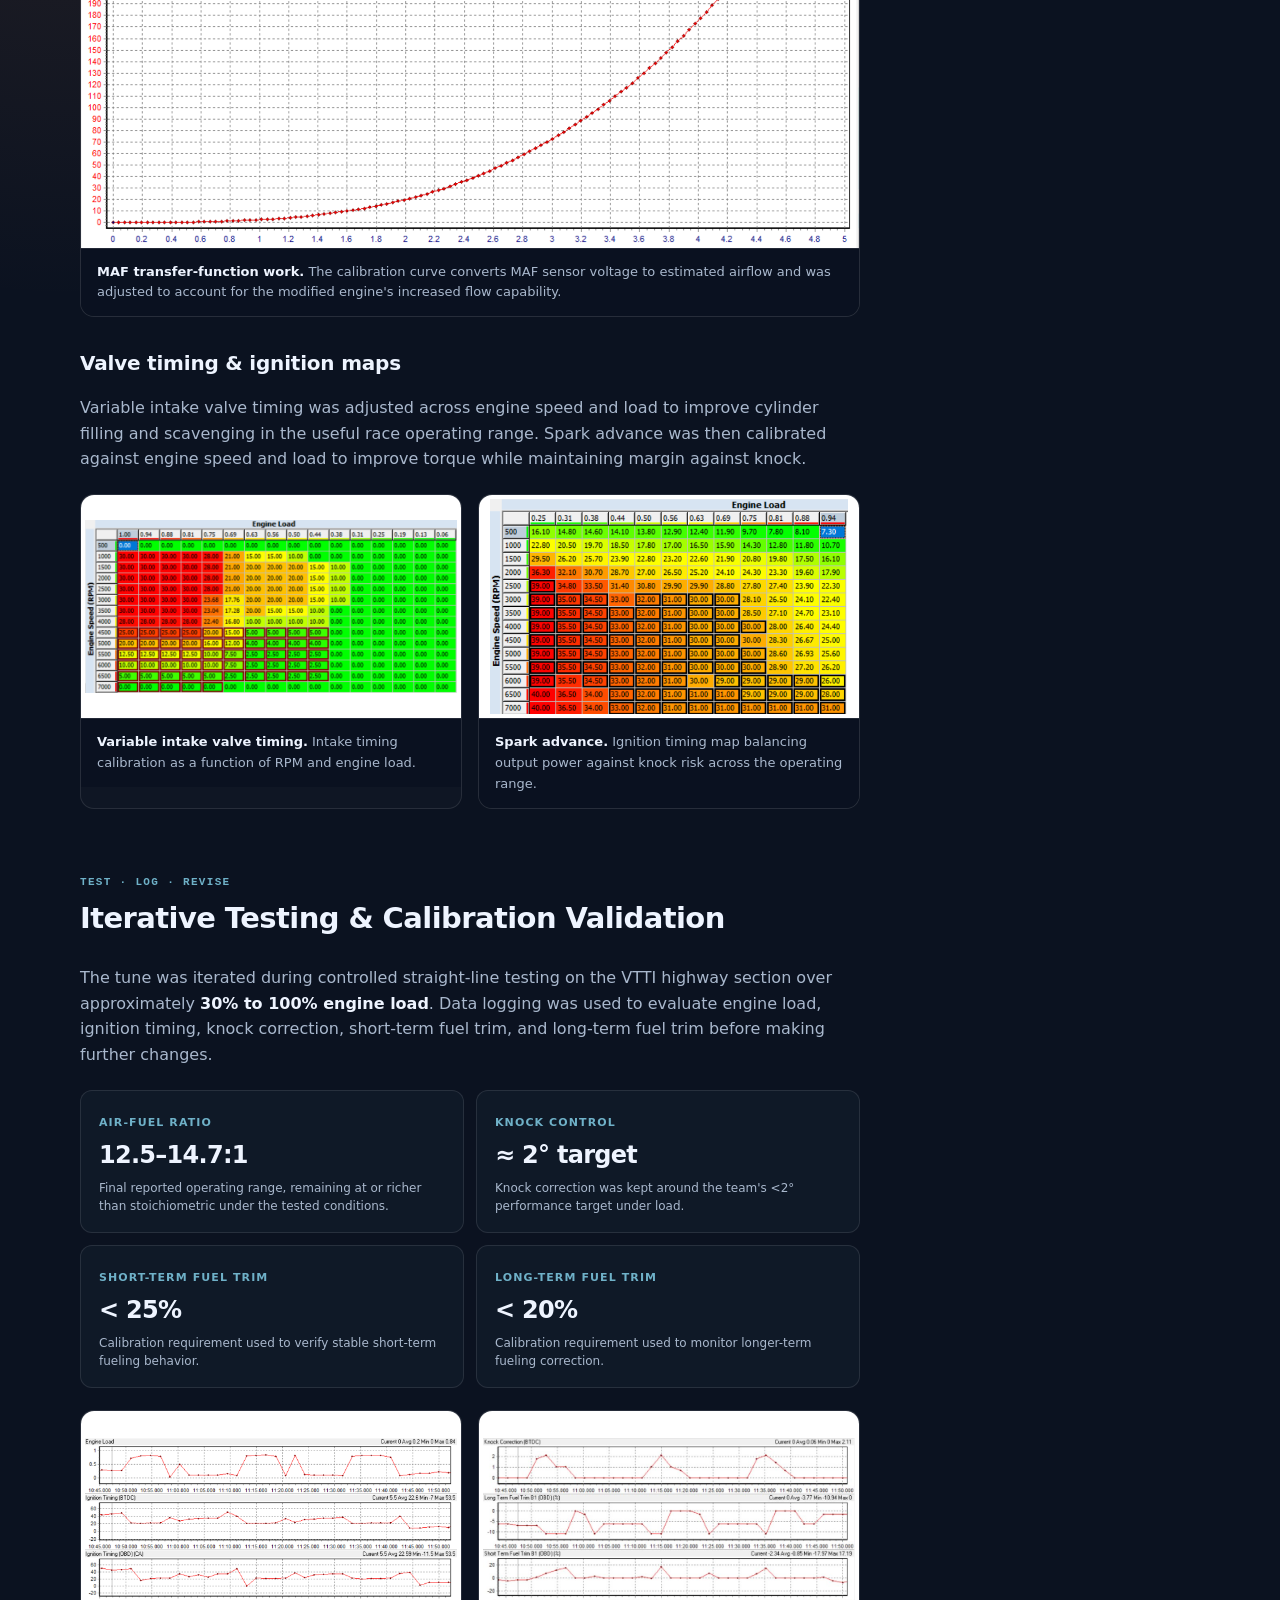
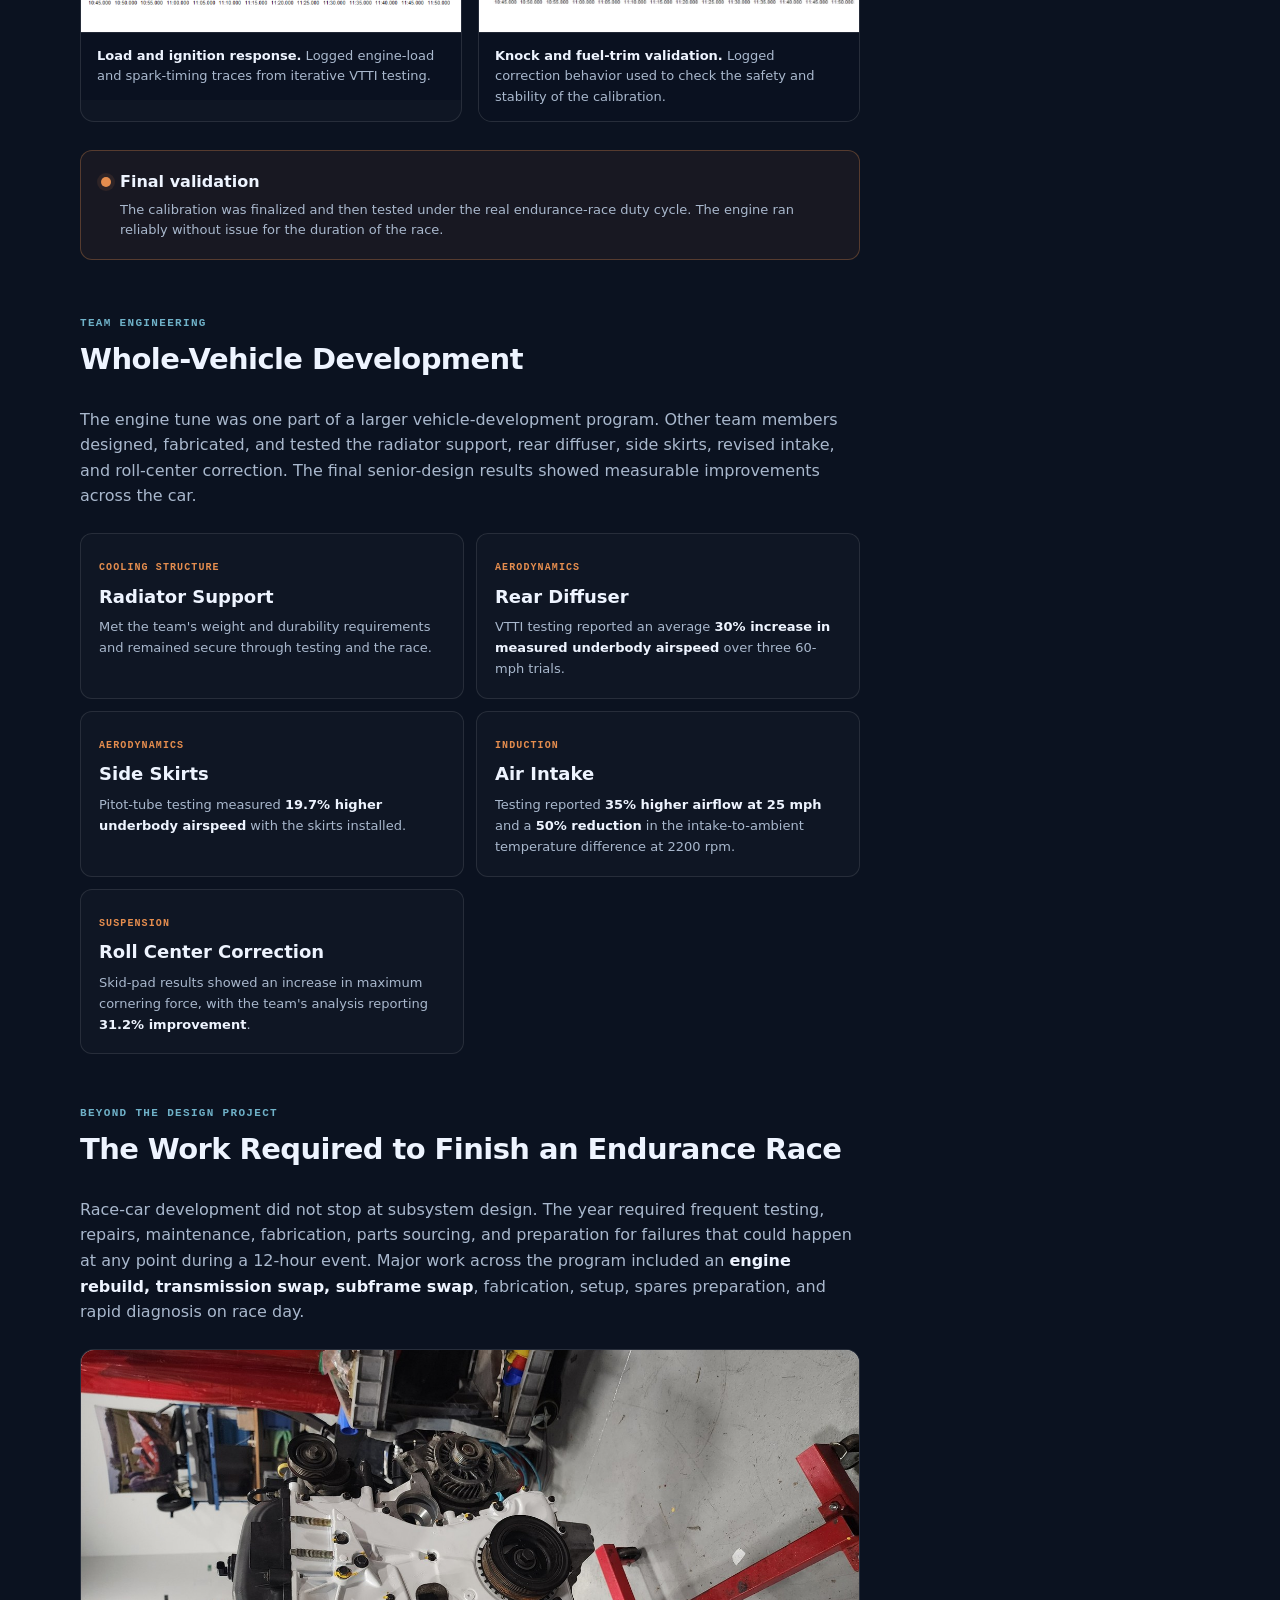
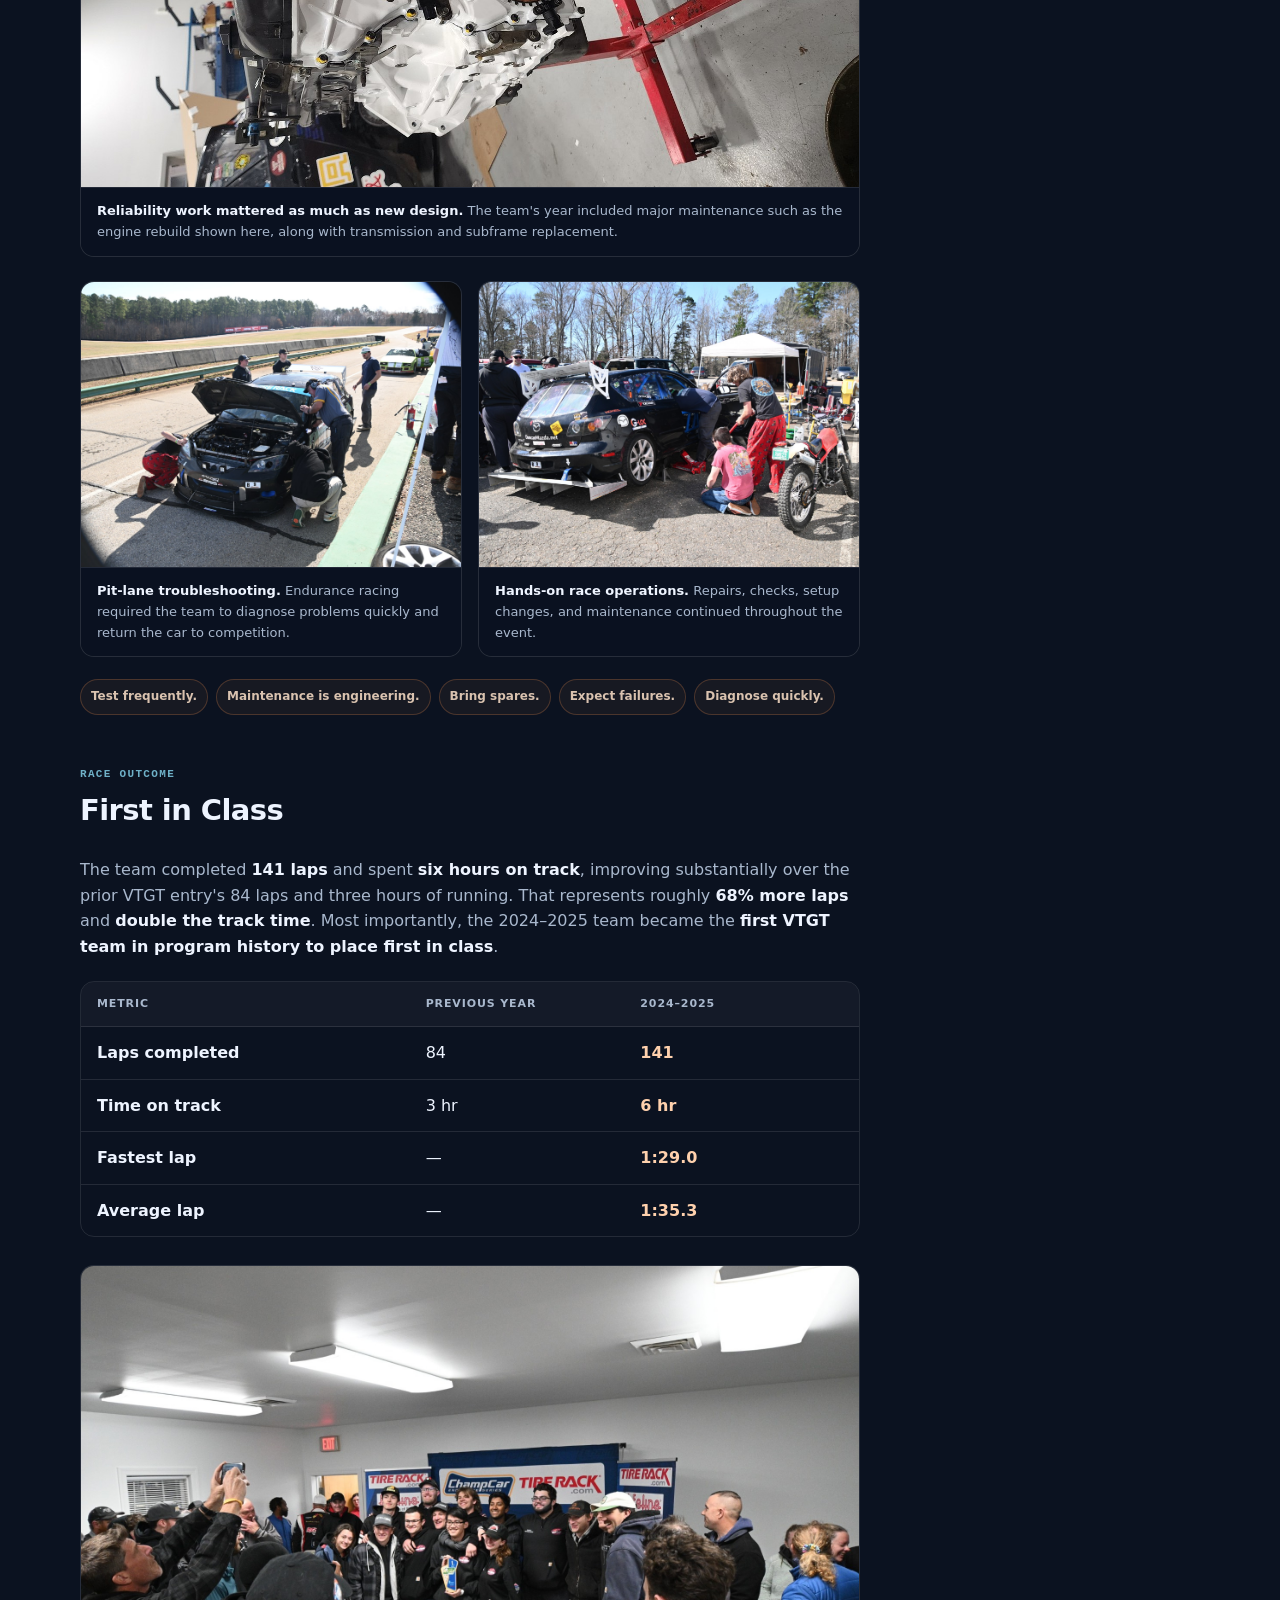
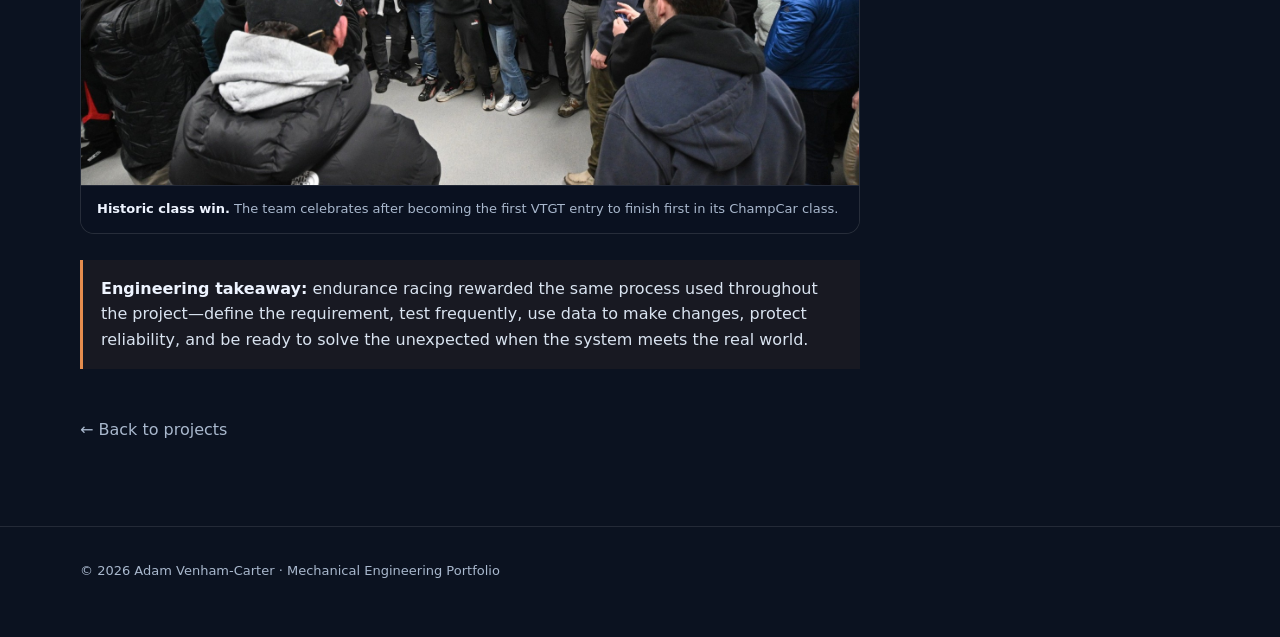
<file: projects/vtgt.html>
<!doctype html>
<html lang="en">
<head>
  <meta charset="utf-8">
  <meta name="viewport" content="width=device-width,initial-scale=1">
  <meta name="description" content="Engine tuning, testing, race preparation, and class-winning endurance racing work on Virginia Tech Grand Touring's 2005 Mazda 3 ChampCar senior design project.">
  <title>2005 Mazda 3 Endurance Race Car Development | Adam Venham-Carter</title>
  <link rel="stylesheet" href="../styles.css">
</head>
<body>
<header class="site-header">
  <nav class="nav container" aria-label="Main navigation">
    <a class="brand" href="../index.html"><span class="brand-mark">AVC</span><span>Adam Venham-Carter</span></a>
    <button class="menu-btn" aria-label="Toggle navigation">Menu</button>
    <div class="nav-links"><a href="../index.html#projects">Projects</a><a href="../academics.html">Academics</a><a href="../index.html#experience">Experience</a><a href="../index.html#skills">Skills</a><a href="../index.html#contact">Contact</a></div>
  </nav>
</header>

<main>
<section class="project-hero vtgt-hero">
  <div class="container">
    <div class="kicker">Automotive Engineering · Engine Calibration · Endurance Racing</div>
    <h1>2005 Mazda 3 Endurance Race Car Development</h1>
    <p class="hero-copy">Engine tuning, vehicle testing, hands-on race preparation, and endurance competition with Virginia Tech Grand Touring's mechanical engineering senior design team.</p>
    <div class="project-meta">
      <span class="tag">Engine Tuning</span><span class="tag">Data Logging</span><span class="tag">Powertrain</span><span class="tag">VTTI Testing</span><span class="tag">Endurance Racing</span><span class="tag">Hands-On Fabrication</span>
    </div>

    <figure class="project-hero-media vtgt-hero-media">
      <img src="../assets/vtgt/hero-track.jpg" alt="Virginia Tech Grand Touring 2005 Mazda 3 endurance race car on track at Virginia International Raceway">
      <figcaption>The 2005 Mazda 3 competing at Virginia International Raceway after a year of subsystem development, testing, maintenance, and race preparation.</figcaption>
    </figure>

    <div class="race-result-strip" aria-label="Race result highlights">
      <div class="race-result primary-result"><span>Race Result</span><strong>1st Place</strong><small>in class</small></div>
      <div class="race-result"><span>Laps Completed</span><strong>141</strong><small>vs. 84 previous year</small></div>
      <div class="race-result"><span>Time On Track</span><strong>6 hr</strong><small>2× previous year</small></div>
      <div class="race-result"><span>Fastest Lap</span><strong>1:29.0</strong><small>VIR</small></div>
    </div>
  </div>
</section>

<section class="section project-case-section">
  <div class="container project-layout">
    <article class="project-content">
      <h2>Project Overview</h2>
      <p>Virginia Tech Grand Touring (VTGT) is a mechanical engineering senior design program that develops a student-built endurance race car for a 12-hour ChampCar event at Virginia International Raceway. Our 14-member team worked across the full vehicle, including the cooling system, aerodynamics, intake, engine calibration, suspension geometry, fabrication, maintenance, testing, and race operations.</p>
      <p>My primary technical project was <strong>engine tuning</strong>. The objective was not simply to chase peak power; the calibration had to take advantage of improved engine airflow while remaining dependable enough to survive endurance racing. That meant treating power, knock control, fueling, high-RPM performance, and reliability as one coupled engineering problem.</p>

      <div class="callout vtgt-callout"><strong>Outcome:</strong> the engine ran reliably without issue for the duration of the race, and the team became the <strong>first VTGT team in program history to place first in class.</strong></div>

      <nav class="case-jump" aria-label="VTGT case study sections">
        <a href="#tuning">Engine Tuning</a><a href="#testing">Validation</a><a href="#whole-car">Whole Vehicle</a><a href="#race-day">Race Day</a><a href="#results">Results</a>
      </nav>

      <section id="tuning" class="case-block">
        <div class="section-kicker">My Technical Focus</div>
        <h2>Reliability-First Engine Tuning</h2>
        <p>The tuning strategy was built around optimizing the naturally aspirated engine after airflow improvements to the intake and exhaust system. The calibration work focused on the mass-air-flow transfer function, variable intake valve timing, ignition timing, knock behavior, air-fuel ratio, and fuel trims.</p>

        <h3 class="subhead">Selecting the calibration strategy</h3>
        <p>For an endurance car, an aggressive tune that produces more peak power but reduces durability is a poor trade. I used a weighted concept selection process that placed <strong>50% of the decision weight on reliability</strong>, followed by power and high-RPM performance. The resulting choice was a mild ignition-advance and intake-valve-duration strategy rather than the most aggressive calibration.</p>

        <div class="tuning-decision-grid">
          <div class="decision-summary">
            <div class="decision-score selected"><span>Selected</span><strong>3.55</strong><small>Mild ignition advance &amp; intake valve duration</small></div>
            <div class="decision-score"><span>Aggressive</span><strong>2.80</strong><small>High advance &amp; long intake duration</small></div>
            <div class="decision-score"><span>Baseline</span><strong>3.24</strong><small>Stock ignition &amp; valve timing</small></div>
          </div>
          <div class="weight-list">
            <div><span>Reliability</span><strong>50%</strong></div>
            <div><span>Power</span><strong>25%</strong></div>
            <div><span>High-RPM performance</span><strong>19%</strong></div>
            <div><span>Low-RPM performance</span><strong>5%</strong></div>
            <div><span>Fuel consumption</span><strong>1%</strong></div>
          </div>
        </div>

        <h3 class="subhead">Mass-air-flow calibration</h3>
        <p>The MAF transfer function was recalibrated to reflect the engine's increased airflow after intake, exhaust, and scavenging changes. This ensured that sensor voltage continued to map to an appropriate estimated mass flow so the ECU could meter fuel correctly as volumetric efficiency changed.</p>
        <figure class="project-figure tuning-figure light-plot">
          <img src="../assets/vtgt/maf-correlation.png" alt="Mass air flow sensor correlation curve used during Mazda 3 engine tuning">
          <figcaption><strong>MAF transfer-function work.</strong> The calibration curve converts MAF sensor voltage to estimated airflow and was adjusted to account for the modified engine's increased flow capability.</figcaption>
        </figure>

        <h3 class="subhead">Valve timing &amp; ignition maps</h3>
        <p>Variable intake valve timing was adjusted across engine speed and load to improve cylinder filling and scavenging in the useful race operating range. Spark advance was then calibrated against engine speed and load to improve torque while maintaining margin against knock.</p>
        <div class="figure-grid two-up tuning-map-grid">
          <figure class="project-figure light-plot"><img src="../assets/vtgt/vvt-map.png" alt="Variable intake valve timing calibration table by engine speed and engine load"><figcaption><strong>Variable intake valve timing.</strong> Intake timing calibration as a function of RPM and engine load.</figcaption></figure>
          <figure class="project-figure light-plot"><img src="../assets/vtgt/ignition-map.png" alt="Ignition timing advance calibration table by engine speed and engine load"><figcaption><strong>Spark advance.</strong> Ignition timing map balancing output power against knock risk across the operating range.</figcaption></figure>
        </div>
      </section>

      <section id="testing" class="case-block">
        <div class="section-kicker">Test · Log · Revise</div>
        <h2>Iterative Testing &amp; Calibration Validation</h2>
        <p>The tune was iterated during controlled straight-line testing on the VTTI highway section over approximately <strong>30% to 100% engine load</strong>. Data logging was used to evaluate engine load, ignition timing, knock correction, short-term fuel trim, and long-term fuel trim before making further changes.</p>

        <div class="validation-grid">
          <div class="validation-card"><span>Air-Fuel Ratio</span><strong>12.5–14.7:1</strong><p>Final reported operating range, remaining at or richer than stoichiometric under the tested conditions.</p></div>
          <div class="validation-card"><span>Knock Control</span><strong>≈ 2° target</strong><p>Knock correction was kept around the team's &lt;2° performance target under load.</p></div>
          <div class="validation-card"><span>Short-Term Fuel Trim</span><strong>&lt; 25%</strong><p>Calibration requirement used to verify stable short-term fueling behavior.</p></div>
          <div class="validation-card"><span>Long-Term Fuel Trim</span><strong>&lt; 20%</strong><p>Calibration requirement used to monitor longer-term fueling correction.</p></div>
        </div>

        <div class="figure-grid two-up validation-plots">
          <figure class="project-figure light-plot"><img src="../assets/vtgt/load-ignition-validation.png" alt="Engine load and ignition timing data logs from VTTI testing"><figcaption><strong>Load and ignition response.</strong> Logged engine-load and spark-timing traces from iterative VTTI testing.</figcaption></figure>
          <figure class="project-figure light-plot"><img src="../assets/vtgt/fuel-knock-validation.jpg" alt="Knock correction and fuel trim data logs from Mazda 3 engine testing"><figcaption><strong>Knock and fuel-trim validation.</strong> Logged correction behavior used to check the safety and stability of the calibration.</figcaption></figure>
        </div>

        <div class="status-panel vtgt-status"><div><span class="status-dot"></span><strong>Final validation</strong></div><p>The calibration was finalized and then tested under the real endurance-race duty cycle. The engine ran reliably without issue for the duration of the race.</p></div>
      </section>

      <section id="whole-car" class="case-block">
        <div class="section-kicker">Team Engineering</div>
        <h2>Whole-Vehicle Development</h2>
        <p>The engine tune was one part of a larger vehicle-development program. Other team members designed, fabricated, and tested the radiator support, rear diffuser, side skirts, revised intake, and roll-center correction. The final senior-design results showed measurable improvements across the car.</p>

        <div class="whole-car-grid">
          <div class="whole-car-card"><span>Cooling Structure</span><h3>Radiator Support</h3><p>Met the team's weight and durability requirements and remained secure through testing and the race.</p></div>
          <div class="whole-car-card"><span>Aerodynamics</span><h3>Rear Diffuser</h3><p>VTTI testing reported an average <strong>30% increase in measured underbody airspeed</strong> over three 60-mph trials.</p></div>
          <div class="whole-car-card"><span>Aerodynamics</span><h3>Side Skirts</h3><p>Pitot-tube testing measured <strong>19.7% higher underbody airspeed</strong> with the skirts installed.</p></div>
          <div class="whole-car-card"><span>Induction</span><h3>Air Intake</h3><p>Testing reported <strong>35% higher airflow at 25 mph</strong> and a <strong>50% reduction</strong> in the intake-to-ambient temperature difference at 2200 rpm.</p></div>
          <div class="whole-car-card"><span>Suspension</span><h3>Roll Center Correction</h3><p>Skid-pad results showed an increase in maximum cornering force, with the team's analysis reporting <strong>31.2% improvement</strong>.</p></div>
        </div>
      </section>

      <section id="race-day" class="case-block">
        <div class="section-kicker">Beyond the Design Project</div>
        <h2>The Work Required to Finish an Endurance Race</h2>
        <p>Race-car development did not stop at subsystem design. The year required frequent testing, repairs, maintenance, fabrication, parts sourcing, and preparation for failures that could happen at any point during a 12-hour event. Major work across the program included an <strong>engine rebuild, transmission swap, subframe swap</strong>, fabrication, setup, spares preparation, and rapid diagnosis on race day.</p>

        <figure class="project-figure engine-rebuild-figure">
          <img src="../assets/vtgt/engine-rebuild.jpg" alt="Rebuilt Mazda 3 engine prepared during Virginia Tech Grand Touring race car development">
          <figcaption><strong>Reliability work mattered as much as new design.</strong> The team's year included major maintenance such as the engine rebuild shown here, along with transmission and subframe replacement.</figcaption>
        </figure>

        <div class="figure-grid two-up race-day-grid">
          <figure class="project-figure"><img src="../assets/vtgt/pit-front.jpg" alt="VTGT team working on the Mazda 3 in pit lane with the hood open"><figcaption><strong>Pit-lane troubleshooting.</strong> Endurance racing required the team to diagnose problems quickly and return the car to competition.</figcaption></figure>
          <figure class="project-figure"><img src="../assets/vtgt/pit-rear.jpg" alt="VTGT team servicing the rear of the Mazda 3 in the paddock"><figcaption><strong>Hands-on race operations.</strong> Repairs, checks, setup changes, and maintenance continued throughout the event.</figcaption></figure>
        </div>

        <div class="lesson-strip">
          <span>Test frequently.</span><span>Maintenance is engineering.</span><span>Bring spares.</span><span>Expect failures.</span><span>Diagnose quickly.</span>
        </div>
      </section>

      <section id="results" class="case-block">
        <div class="section-kicker">Race Outcome</div>
        <h2>First in Class</h2>
        <p>The team completed <strong>141 laps</strong> and spent <strong>six hours on track</strong>, improving substantially over the prior VTGT entry's 84 laps and three hours of running. That represents roughly <strong>68% more laps</strong> and <strong>double the track time</strong>. Most importantly, the 2024–2025 team became the <strong>first VTGT team in program history to place first in class</strong>.</p>

        <div class="race-stats-table" role="table" aria-label="VTGT race statistics">
          <div class="race-stat-row header" role="row"><span>Metric</span><span>Previous Year</span><span>2024–2025</span></div>
          <div class="race-stat-row" role="row"><strong>Laps completed</strong><span>84</span><span>141</span></div>
          <div class="race-stat-row" role="row"><strong>Time on track</strong><span>3 hr</span><span>6 hr</span></div>
          <div class="race-stat-row" role="row"><strong>Fastest lap</strong><span>—</span><span>1:29.0</span></div>
          <div class="race-stat-row" role="row"><strong>Average lap</strong><span>—</span><span>1:35.3</span></div>
        </div>

        <figure class="project-figure team-win-figure">
          <img src="../assets/vtgt/team-win.jpg" alt="Virginia Tech Grand Touring team celebrating with first-place class trophy">
          <figcaption><strong>Historic class win.</strong> The team celebrates after becoming the first VTGT entry to finish first in its ChampCar class.</figcaption>
        </figure>

        <div class="callout result-callout"><strong>Engineering takeaway:</strong> endurance racing rewarded the same process used throughout the project—define the requirement, test frequently, use data to make changes, protect reliability, and be ready to solve the unexpected when the system meets the real world.</div>
      </section>

      <a class="back" href="../index.html#projects">← Back to projects</a>
    </article>

    <aside class="project-aside vtgt-aside">
      <h3>Project Snapshot</h3>
      <dl>
        <dt>Program</dt><dd>Virginia Tech Grand Touring</dd>
        <dt>Course</dt><dd>Mechanical Engineering Senior Design</dd>
        <dt>Vehicle</dt><dd>2005 Mazda 3</dd>
        <dt>Competition</dt><dd>ChampCar 12-hour endurance race</dd>
        <dt>Track</dt><dd>Virginia International Raceway</dd>
        <dt>My Focus</dt><dd>Engine calibration &amp; tuning</dd>
        <dt>Testing</dt><dd>VTTI + race validation</dd>
        <dt>Result</dt><dd>1st place in class</dd>
      </dl>
      <div class="aside-highlight"><span>Historic result</span><strong>First VTGT class win</strong></div>
    </aside>
  </div>
</section>
</main>
<footer><div class="container">© <span data-year></span> Adam Venham-Carter · Mechanical Engineering Portfolio</div></footer>
<script src="../script.js"></script>
</body>
</html>
</file>
<file: styles.css>
:root {
  --bg: #0b1220;
  --panel: #111b2d;
  --panel-2: #17243a;
  --text: #eef4ff;
  --muted: #a9b8cd;
  --accent: #e58d4e;
  --accent-2: #6fb1c8;
  --line: rgba(255,255,255,.10);
  --max: 1120px;
  --shadow: 0 18px 50px rgba(0,0,0,.22);
}

* { box-sizing: border-box; }
html { scroll-behavior: smooth; }
body {
  margin: 0;
  font-family: Inter, ui-sans-serif, system-ui, -apple-system, BlinkMacSystemFont, "Segoe UI", sans-serif;
  color: var(--text);
  background:
    radial-gradient(circle at 85% 10%, rgba(111,177,200,.12), transparent 34rem),
    radial-gradient(circle at 5% 35%, rgba(229,141,78,.10), transparent 30rem),
    var(--bg);
  line-height: 1.6;
}
a { color: inherit; text-decoration: none; }
img { max-width: 100%; display: block; }
.container { width: min(calc(100% - 40px), var(--max)); margin: 0 auto; }

.site-header {
  position: sticky; top: 0; z-index: 20;
  backdrop-filter: blur(14px);
  background: rgba(11,18,32,.82);
  border-bottom: 1px solid var(--line);
}
.nav { min-height: 70px; display: flex; align-items: center; justify-content: space-between; gap: 24px; }
.brand { display: flex; align-items: center; gap: 12px; font-weight: 800; letter-spacing: .02em; }
.brand-mark { width: 34px; height: 34px; border: 1px solid var(--accent); display: grid; place-items: center; font-size: 13px; color: var(--accent); }
.nav-links { display: flex; gap: 22px; color: var(--muted); font-size: 14px; }
.nav-links a:hover { color: var(--text); }
.menu-btn { display: none; background: none; color: var(--text); border: 1px solid var(--line); border-radius: 8px; padding: 8px 10px; }

.hero { padding: 104px 0 72px; position: relative; overflow: hidden; }
.hero-grid { display: grid; grid-template-columns: 1.25fr .75fr; gap: 64px; align-items: center; }
.eyebrow, .kicker { color: var(--accent); text-transform: uppercase; letter-spacing: .16em; font-size: 12px; font-weight: 800; }
h1 { font-size: clamp(48px, 7vw, 84px); line-height: .98; letter-spacing: -.045em; margin: 16px 0 24px; max-width: 900px; }
.hero-copy { max-width: 720px; color: var(--muted); font-size: clamp(18px, 2vw, 21px); }
.cta-row { margin-top: 32px; display: flex; gap: 14px; flex-wrap: wrap; }
.btn { padding: 12px 17px; border-radius: 8px; font-weight: 750; border: 1px solid var(--line); display: inline-flex; align-items: center; gap: 8px; }
.btn.primary { background: var(--accent); border-color: var(--accent); color: #16100b; }
.btn.secondary:hover { border-color: rgba(255,255,255,.35); }

.hero-visual { min-height: 380px; border: 1px solid var(--line); background: linear-gradient(160deg, rgba(255,255,255,.04), rgba(255,255,255,.01)); box-shadow: var(--shadow); position: relative; overflow: hidden; border-radius: 18px; }
.grid-paper { position: absolute; inset: 0; background-image: linear-gradient(rgba(255,255,255,.055) 1px, transparent 1px), linear-gradient(90deg, rgba(255,255,255,.055) 1px, transparent 1px); background-size: 28px 28px; mask-image: linear-gradient(to bottom right,#000,transparent); }
.rotor { position: absolute; width: 210px; aspect-ratio: 1; border: 18px solid rgba(111,177,200,.7); border-radius: 50%; right: 38px; top: 44px; box-shadow: inset 0 0 0 20px rgba(111,177,200,.07); }
.rotor::before, .rotor::after { content:""; position:absolute; inset: 38px; border: 1px dashed rgba(255,255,255,.35); border-radius:50%; }
.rotor::after { inset: 78px; background: var(--bg); border: 10px solid rgba(229,141,78,.75); }
.dimension { position: absolute; left: 35px; bottom: 44px; right: 35px; border-top: 1px solid var(--accent); color: var(--muted); padding-top: 10px; font: 12px ui-monospace, SFMono-Regular, Menlo, monospace; }
.dimension::before, .dimension::after { content:""; position:absolute; top:-5px; width:1px; height:10px; background:var(--accent); }
.dimension::before { left:0; }.dimension::after{right:0;}
.hero-stat { position:absolute; left:34px; top:38px; max-width:180px; }
.hero-stat strong { display:block; font-size:30px; }.hero-stat span{color:var(--muted);font-size:13px;}

.section { padding: 84px 0; }
.section-head { display:flex; align-items:end; justify-content:space-between; gap:20px; margin-bottom: 34px; }
.section-head h2 { font-size: clamp(32px,5vw,52px); margin: 7px 0 0; letter-spacing: -.03em; }
.section-head p { max-width: 520px; color: var(--muted); margin:0; }

.project-grid { display:grid; grid-template-columns:repeat(2,minmax(0,1fr)); gap:20px; }
.card { border:1px solid var(--line); border-radius:16px; overflow:hidden; background:rgba(255,255,255,.025); transition:transform .18s ease, border-color .18s ease; display:flex; flex-direction:column; min-width:0; }
.card:hover { transform: translateY(-4px); border-color: rgba(229,141,78,.45); }
.card-art { min-height:210px; position:relative; display:flex; align-items:flex-end; padding:24px; overflow:hidden; }
.card-art::before { content:""; position:absolute; inset:0; z-index:1; background-image: linear-gradient(rgba(255,255,255,.05) 1px, transparent 1px), linear-gradient(90deg, rgba(255,255,255,.05) 1px, transparent 1px); background-size: 24px 24px; pointer-events:none; }
.card-art-photo { position:absolute; inset:0; width:100%; height:100%; object-fit:cover; z-index:0; }
.art-freeze { background: radial-gradient(circle at 70% 30%,rgba(111,177,200,.42),transparent 11rem),linear-gradient(135deg,#172a43,#10192a); }
.art-daq { background: radial-gradient(circle at 28% 30%,rgba(229,141,78,.35),transparent 10rem),linear-gradient(135deg,#1d2536,#0f1f26); }
.art-race { background: radial-gradient(circle at 72% 55%,rgba(229,141,78,.34),transparent 12rem),linear-gradient(135deg,#191f2b,#2a1820); }
.art-brake { background: radial-gradient(circle at 72% 43%,rgba(111,177,200,.35),transparent 11rem),linear-gradient(135deg,#121b29,#1b2434); }
.art-cad { background: radial-gradient(circle at 30% 30%,rgba(111,177,200,.28),transparent 10rem),linear-gradient(135deg,#161f31,#151a27); }
.art-label { position:relative; z-index:2; font: 700 12px ui-monospace, SFMono-Regular, Menlo, monospace; color:#d8e4f4; border:1px solid rgba(255,255,255,.2); background:rgba(11,18,32,.65); padding:8px 10px; border-radius:6px; }
.card-body { padding:24px; display:flex; flex-direction:column; flex:1; min-width:0; }
.card-body h3 { margin:0 0 9px; font-size:25px; letter-spacing:-.02em; }
.card-body p { color:var(--muted); margin:0 0 18px; }
.tags { display:flex; flex-wrap:wrap; gap:7px; }
.tag { padding:5px 8px; border-radius:999px; border:1px solid var(--line); color:#c6d3e5; font-size:12px; }
.card-link { display:inline-block; margin-top:auto; padding-top:18px; color:var(--accent); font-weight:750; }

.timeline { border-left:1px solid var(--line); margin-left:8px; }
.timeline-item { padding:0 0 34px 28px; position:relative; }
.timeline-item::before { content:""; position:absolute; width:9px;height:9px;border-radius:50%;background:var(--accent);left:-5px;top:8px; }
.timeline-item h3 { margin:0 0 4px; }.timeline-item .meta{color:var(--accent-2);font-size:14px}.timeline-item p{color:var(--muted);max-width:750px;}

.skills-grid { display:grid; grid-template-columns:repeat(4,1fr); gap:12px; }
.skill-group { border:1px solid var(--line); border-radius:12px; padding:20px; background:rgba(255,255,255,.02); }
.skill-group h3 { font-size:16px; margin:0 0 12px; }.skill-group p{color:var(--muted);font-size:14px;margin:0;}

.contact { border:1px solid var(--line); border-radius:18px; padding:42px; background:linear-gradient(135deg,rgba(229,141,78,.08),rgba(111,177,200,.06)); }
.contact h2 { font-size:clamp(32px,5vw,48px);margin:0 0 12px; }.contact p{color:var(--muted);max-width:650px;}
.placeholder { cursor:not-allowed; opacity:.7; }
footer { padding:34px 0 50px; border-top:1px solid var(--line); color:var(--muted); font-size:13px; }

/* Project detail pages */
.project-hero { padding:80px 0 44px; }
.project-hero h1 { font-size:clamp(42px,6vw,70px); max-width:920px; }
.project-meta { display:flex; flex-wrap:wrap; gap:10px; margin:24px 0; }
.project-layout { display:grid; grid-template-columns:minmax(0,1fr) 280px; gap:60px; align-items:start; }
.project-content h2 { margin-top:42px; font-size:29px; letter-spacing:-.02em; }
.project-content p, .project-content li { color:var(--muted); }
.project-content strong { color:var(--text); }
.project-content ul { padding-left:20px; }
.project-aside { position:sticky; top:100px; border:1px solid var(--line); border-radius:14px; padding:22px; background:rgba(255,255,255,.025); }
.project-aside h3 { margin-top:0; font-size:14px; text-transform:uppercase; letter-spacing:.12em; color:var(--accent); }
.project-aside dl { margin:0; }.project-aside dt{color:var(--muted);font-size:12px;margin-top:14px}.project-aside dd{margin:3px 0 0;font-weight:650;}
.figure-placeholder { min-height:300px; border:1px dashed rgba(255,255,255,.22); border-radius:12px; display:grid; place-items:center; text-align:center; padding:24px; color:var(--muted); background:rgba(255,255,255,.018); margin:26px 0; }
.callout { border-left:3px solid var(--accent); background:rgba(229,141,78,.06); padding:16px 18px; margin:24px 0; color:#d9e3f0; }
.back { display:inline-block; color:var(--muted); margin-top:24px; }

@media (max-width: 850px) {
  .hero-grid,.project-layout{grid-template-columns:1fr}.hero-visual{min-height:320px}.project-grid{grid-template-columns:1fr}.skills-grid{grid-template-columns:1fr 1fr}.project-aside{position:static;order:-1}.nav-links{display:none}.nav-links.open{display:flex;position:absolute;top:70px;left:0;right:0;flex-direction:column;padding:22px;background:#0b1220;border-bottom:1px solid var(--line)}.menu-btn{display:block}
}
@media (max-width: 520px){.container{width:min(calc(100% - 28px),var(--max))}.hero{padding-top:72px}.section{padding:64px 0}.skills-grid{grid-template-columns:1fr}.contact{padding:28px}.rotor{right:8px}.hero-stat{left:22px}}


/* Academics */
.nav-links a.active { color: var(--text); }
.academics-hero { padding-bottom: 58px; }
.degree-grid { display:grid; grid-template-columns:repeat(2,minmax(0,1fr)); gap:18px; margin-top:38px; max-width:1120px; }
.degree-card { border:1px solid var(--line); border-radius:16px; padding:26px; background:linear-gradient(145deg,rgba(255,255,255,.04),rgba(255,255,255,.018)); box-shadow:var(--shadow); }
.degree-card h2 { font-size:clamp(21px,2.15vw,26px); margin:0 0 4px; letter-spacing:-.02em; white-space:nowrap; }
.degree-card p { color:var(--muted); margin:0 0 22px; }
.degree-label { color:var(--accent-2); font-size:12px; font-weight:800; text-transform:uppercase; letter-spacing:.13em; }
.gpa { display:flex; align-items:baseline; gap:8px; border-top:1px solid var(--line); padding-top:18px; }
.gpa strong { font-size:42px; line-height:1; letter-spacing:-.04em; color:var(--text); }
.gpa span { color:var(--muted); font-size:14px; }
.academic-note { color:var(--muted); font-size:14px; margin-top:18px; }
.transcript-actions { margin-top:20px; }
.transcript-note { color:var(--muted); font-size:12px; margin:9px 0 0; }
.course-section { padding-top:72px; padding-bottom:72px; }
.alt-section { background:rgba(255,255,255,.014); border-top:1px solid rgba(255,255,255,.04); border-bottom:1px solid rgba(255,255,255,.04); }
.course-list { display:grid; gap:0; border:1px solid var(--line); border-radius:16px; overflow:hidden; background:rgba(255,255,255,.018); }
.course-row { display:grid; grid-template-columns:minmax(280px,.72fr) minmax(0,1.28fr); gap:28px; align-items:center; padding:18px 22px; border-bottom:1px solid var(--line); }
.course-row:last-child { border-bottom:0; }
.course-row:hover { background:rgba(255,255,255,.025); }
.course-row h3 { margin:4px 0 0; font-size:17px; letter-spacing:-.01em; }
.course-row p { margin:0; color:var(--muted); font-size:14px; }
.course-code { display:inline-block; color:var(--accent); font:800 11px ui-monospace,SFMono-Regular,Menlo,monospace; letter-spacing:.08em; }
.featured-courses .course-row { background:linear-gradient(90deg,rgba(229,141,78,.025),transparent 42%); }
.graduate-courses .course-row { background:linear-gradient(90deg,rgba(111,177,200,.025),transparent 42%); }
.status-badge { display:inline-block; margin-left:8px; color:#cfe6ee; border:1px solid rgba(111,177,200,.34); background:rgba(111,177,200,.09); border-radius:999px; padding:2px 7px; font-size:10px; font-weight:800; text-transform:uppercase; letter-spacing:.08em; }
.course-row.in-progress { box-shadow:inset 3px 0 0 rgba(111,177,200,.75); }
.course-source-note { margin-top:18px; color:var(--muted); font-size:12px; max-width:880px; }
.academic-next { margin-top:8px; }
.academics-callout { display:flex; align-items:center; justify-content:space-between; gap:24px; border:1px solid var(--line); border-radius:14px; padding:22px 24px; margin:0 0 42px; background:linear-gradient(110deg,rgba(111,177,200,.07),rgba(229,141,78,.04)); }
.academics-callout h3 { margin:4px 0 3px; font-size:20px; }
.academics-callout p { margin:0; color:var(--muted); font-size:14px; }

@media (max-width: 850px) {
  .degree-grid { grid-template-columns:1fr; }
  .degree-card h2 { white-space:normal; }
  .course-row { grid-template-columns:1fr; gap:8px; }
  .academics-callout { align-items:flex-start; flex-direction:column; }
}

/* CMAR motor case study */
.cmar-hero { padding-bottom: 36px; }
.project-hero-media { margin: 38px 0 0; border:1px solid var(--line); border-radius:18px; overflow:hidden; background:#eef1f6; box-shadow:var(--shadow); }
.project-hero-media img { width:100%; height:auto; }
.project-hero-media figcaption, .project-figure figcaption { padding:13px 16px; color:var(--muted); font-size:13px; background:rgba(11,18,32,.98); border-top:1px solid var(--line); }
.project-case-section { padding-top:36px; }
.requirement-grid { display:grid; grid-template-columns:repeat(2,minmax(0,1fr)); gap:12px; margin:24px 0 34px; }
.requirement-card { border:1px solid var(--line); border-radius:12px; padding:18px; background:rgba(255,255,255,.022); }
.requirement-card > span { color:var(--accent); font:800 11px ui-monospace,SFMono-Regular,Menlo,monospace; letter-spacing:.08em; }
.requirement-card h3 { margin:5px 0 6px; font-size:17px; }
.requirement-card p { margin:0; font-size:13px; }
.project-figure { margin:24px 0; border:1px solid var(--line); border-radius:14px; overflow:hidden; background:rgba(255,255,255,.02); }
.project-figure img { width:100%; height:auto; }
.image-on-light img, .drawing-figure img { background:#f3f5f8; }
.figure-grid { display:grid; gap:16px; margin:22px 0; }
.figure-grid.two-up { grid-template-columns:repeat(2,minmax(0,1fr)); }
.figure-grid .project-figure { margin:0; }
.photo-grid .project-figure img { aspect-ratio:4/3; object-fit:cover; }
.final-prototype img { max-height:700px; object-fit:cover; object-position:center; }
.status-panel { margin:28px 0 12px; padding:18px 20px; border:1px solid rgba(111,177,200,.28); background:rgba(111,177,200,.07); border-radius:12px; }
.status-panel > div { display:flex; align-items:center; gap:9px; }
.status-panel p { margin:5px 0 0 19px; font-size:13px; }
.status-dot { width:10px; height:10px; border-radius:50%; background:var(--accent-2); box-shadow:0 0 0 4px rgba(111,177,200,.10); }
.art-cmar { background:linear-gradient(rgba(11,18,32,.30),rgba(11,18,32,.74)),url('assets/cmar/exploded-cad.jpg') center/cover no-repeat; }
.art-cmar::before { background-image:none; }
@media (max-width:850px){.requirement-grid,.figure-grid.two-up{grid-template-columns:1fr}.project-hero-media{margin-top:28px}}

/* VTGT Mazda 3 endurance-racing case study */
.vtgt-hero { padding-bottom:36px; }
.vtgt-hero-media { background:#0d1320; }
.vtgt-hero-media img { max-height:680px; object-fit:cover; object-position:center 52%; }
.race-result-strip { display:grid; grid-template-columns:repeat(4,minmax(0,1fr)); gap:10px; margin-top:14px; }
.race-result { border:1px solid var(--line); border-radius:12px; background:rgba(255,255,255,.028); padding:16px 18px; min-height:112px; display:flex; flex-direction:column; justify-content:center; }
.race-result span { color:var(--muted); font-size:11px; text-transform:uppercase; letter-spacing:.12em; font-weight:800; }
.race-result strong { font-size:28px; line-height:1.15; letter-spacing:-.03em; margin-top:5px; }
.race-result small { color:var(--muted); font-size:12px; margin-top:3px; }
.race-result.primary-result { border-color:rgba(229,141,78,.52); background:linear-gradient(135deg,rgba(229,141,78,.15),rgba(229,141,78,.035)); }
.race-result.primary-result strong { color:#ffd1ad; }
.vtgt-callout { margin-top:28px; }
.case-jump { display:flex; gap:9px; flex-wrap:wrap; margin:30px 0 8px; padding-bottom:25px; border-bottom:1px solid var(--line); }
.case-jump a { color:var(--muted); border:1px solid var(--line); border-radius:999px; padding:7px 11px; font-size:12px; font-weight:700; }
.case-jump a:hover { color:var(--text); border-color:rgba(229,141,78,.45); }
.case-block { scroll-margin-top:92px; padding-top:3px; }
.section-kicker { color:var(--accent-2); font:800 11px ui-monospace,SFMono-Regular,Menlo,monospace; letter-spacing:.12em; text-transform:uppercase; margin-top:42px; }
.case-block .section-kicker + h2 { margin-top:7px; }
.subhead { margin:30px 0 8px; font-size:20px; letter-spacing:-.01em; }
.tuning-decision-grid { display:grid; grid-template-columns:1.18fr .82fr; gap:14px; margin:22px 0 32px; }
.decision-summary, .weight-list { border:1px solid var(--line); border-radius:14px; overflow:hidden; background:rgba(255,255,255,.02); }
.decision-score { display:grid; grid-template-columns:82px 64px minmax(0,1fr); gap:10px; align-items:center; padding:13px 16px; border-bottom:1px solid var(--line); }
.decision-score:last-child { border-bottom:0; }
.decision-score span { color:var(--muted); font-size:11px; text-transform:uppercase; letter-spacing:.08em; font-weight:800; }
.decision-score strong { font-size:22px; }
.decision-score small { color:var(--muted); line-height:1.35; }
.decision-score.selected { box-shadow:inset 3px 0 0 var(--accent); background:rgba(229,141,78,.07); }
.weight-list { padding:7px 16px; }
.weight-list div { display:flex; justify-content:space-between; gap:18px; padding:10px 0; border-bottom:1px solid var(--line); color:var(--muted); font-size:13px; }
.weight-list div:last-child { border-bottom:0; }
.weight-list strong { color:var(--text); }
.light-plot img { background:#fff; }
.tuning-map-grid img { aspect-ratio:1.7/1; object-fit:contain; padding:4px; }
.validation-grid { display:grid; grid-template-columns:repeat(2,minmax(0,1fr)); gap:12px; margin:22px 0; }
.validation-card { border:1px solid var(--line); border-radius:12px; padding:17px 18px; background:rgba(111,177,200,.045); }
.validation-card span { color:var(--accent-2); font-size:11px; text-transform:uppercase; letter-spacing:.1em; font-weight:800; }
.validation-card strong { display:block; font-size:24px; margin:3px 0 4px; letter-spacing:-.03em; }
.validation-card p { margin:0; font-size:12px; line-height:1.5; }
.validation-plots img { aspect-ratio:1.72/1; object-fit:contain; padding:4px; }
.vtgt-status { border-color:rgba(229,141,78,.3); background:rgba(229,141,78,.06); }
.vtgt-status .status-dot { background:var(--accent); box-shadow:0 0 0 4px rgba(229,141,78,.10); }
.whole-car-grid { display:grid; grid-template-columns:repeat(2,minmax(0,1fr)); gap:12px; margin:24px 0 8px; }
.whole-car-card { border:1px solid var(--line); border-radius:12px; padding:18px; background:rgba(255,255,255,.021); }
.whole-car-card span { color:var(--accent); font:800 10px ui-monospace,SFMono-Regular,Menlo,monospace; letter-spacing:.11em; text-transform:uppercase; }
.whole-car-card h3 { margin:5px 0 6px; font-size:18px; }
.whole-car-card p { margin:0; font-size:13px; }
.engine-rebuild-figure img { max-height:620px; object-fit:contain; background:#f4f4f4; }
.race-day-grid img { aspect-ratio:4/3; object-fit:cover; }
.lesson-strip { display:flex; flex-wrap:wrap; gap:8px; margin:18px 0 8px; }
.lesson-strip span { border:1px solid rgba(229,141,78,.25); background:rgba(229,141,78,.055); border-radius:999px; color:#d9c2af; padding:7px 10px; font-size:12px; font-weight:700; }
.race-stats-table { margin:22px 0 28px; border:1px solid var(--line); border-radius:14px; overflow:hidden; }
.race-stat-row { display:grid; grid-template-columns:1.25fr .8fr .8fr; gap:12px; padding:13px 16px; border-bottom:1px solid var(--line); align-items:center; }
.race-stat-row:last-child { border-bottom:0; }
.race-stat-row.header { background:rgba(255,255,255,.035); color:var(--muted); font-size:11px; text-transform:uppercase; letter-spacing:.08em; font-weight:800; }
.race-stat-row:not(.header) span:last-child { color:#ffd1ad; font-weight:800; }
.team-win-figure img { max-height:720px; object-fit:cover; object-position:center; }
.result-callout { margin-top:26px; }
.vtgt-aside .aside-highlight { margin-top:22px; padding:14px; border:1px solid rgba(229,141,78,.26); border-radius:10px; background:rgba(229,141,78,.06); }
.aside-highlight span { display:block; color:var(--accent); font-size:10px; text-transform:uppercase; letter-spacing:.1em; font-weight:800; }
.aside-highlight strong { display:block; margin-top:4px; font-size:15px; }
.art-race { background:linear-gradient(rgba(11,18,32,.18),rgba(11,18,32,.78)),url('assets/vtgt/card-cover.png') center center/cover no-repeat; }
.art-race::before { background-image:none; }

@media (max-width:850px){
  .race-result-strip{grid-template-columns:repeat(2,minmax(0,1fr));}
  .tuning-decision-grid,.validation-grid,.whole-car-grid{grid-template-columns:1fr;}
  .decision-score{grid-template-columns:72px 56px minmax(0,1fr);}
}
@media (max-width:520px){
  .race-result-strip{grid-template-columns:1fr 1fr;}
  .race-result{padding:14px;min-height:100px;}
  .race-result strong{font-size:24px;}
  .race-stat-row{grid-template-columns:1.1fr .7fr .7fr;font-size:12px;gap:8px;padding:12px;}
}

/* 2001 Mustang GT ChampCar case study */
.art-mustang { background:#0d1320; }
.art-mustang .card-art-photo { object-position:center 52%; transform:scale(1.01); }
.art-mustang::before { background:linear-gradient(180deg,rgba(11,18,32,.04) 28%,rgba(11,18,32,.82) 100%); }
.mustang-card .art-label { max-width:100%; }
.mustang-hero { padding-bottom:36px; }
.mustang-hero-media { background:#0d1320; }
.mustang-hero-media img { width:100%; max-height:760px; object-fit:cover; object-position:center 55%; }
.mustang-result-strip { display:grid; grid-template-columns:repeat(4,minmax(0,1fr)); gap:10px; margin-top:14px; }
.mustang-result { border:1px solid var(--line); border-radius:12px; background:rgba(255,255,255,.028); padding:16px 18px; min-height:112px; display:flex; flex-direction:column; justify-content:center; }
.mustang-result span { color:var(--muted); font-size:11px; text-transform:uppercase; letter-spacing:.12em; font-weight:800; }
.mustang-result strong { font-size:27px; line-height:1.15; letter-spacing:-.03em; margin-top:5px; }
.mustang-result small { color:var(--muted); font-size:12px; margin-top:3px; }
.mustang-result.primary-result { border-color:rgba(229,141,78,.52); background:linear-gradient(135deg,rgba(229,141,78,.15),rgba(229,141,78,.035)); }
.mustang-result.primary-result strong { color:#ffd1ad; }
.mustang-callout { margin-top:28px; }
.mustang-system-grid { display:grid; grid-template-columns:repeat(2,minmax(0,1fr)); gap:12px; margin:24px 0 30px; }
.mustang-system-card { border:1px solid var(--line); border-radius:12px; padding:18px; background:rgba(255,255,255,.022); }
.mustang-system-card > span { color:var(--accent); font:800 10px ui-monospace,SFMono-Regular,Menlo,monospace; letter-spacing:.11em; text-transform:uppercase; }
.mustang-system-card h3 { margin:5px 0 7px; font-size:18px; line-height:1.25; }
.mustang-system-card p { margin:0; font-size:13px; }
.mustang-build-timeline { margin:18px 0 28px; border:1px solid var(--line); border-radius:14px; overflow:hidden; }
.mustang-build-row { display:grid; grid-template-columns:96px 150px minmax(0,1fr); gap:14px; align-items:start; padding:13px 16px; border-bottom:1px solid var(--line); }
.mustang-build-row:last-child { border-bottom:0; }
.mustang-build-row.header { background:rgba(255,255,255,.035); color:var(--muted); font-size:10px; text-transform:uppercase; letter-spacing:.09em; font-weight:800; align-items:center; }
.mustang-build-row strong { color:#ffd1ad; font-size:13px; }
.mustang-build-row > span { color:var(--accent-2); font-size:12px; font-weight:750; }
.mustang-build-row p { margin:0; font-size:12px; line-height:1.5; }
.mustang-build-photos img { aspect-ratio:4/3; object-fit:cover; }
.test-event-grid { display:grid; grid-template-columns:repeat(3,minmax(0,1fr)); gap:12px; margin:24px 0 28px; }
.test-event-card { border:1px solid var(--line); border-radius:12px; padding:18px; background:rgba(255,255,255,.021); }
.test-event-card > span { color:var(--accent-2); font:800 10px ui-monospace,SFMono-Regular,Menlo,monospace; letter-spacing:.1em; text-transform:uppercase; }
.test-event-card h3 { margin:5px 0 4px; font-size:18px; }
.test-event-card > strong { display:block; margin-bottom:8px; color:#dce8f6; font-size:13px; }
.test-event-card p { margin:0; font-size:12px; line-height:1.52; }
.test-event-card.featured-test-event { border-color:rgba(229,141,78,.38); background:rgba(229,141,78,.055); }
.mustang-track-figure img { max-height:680px; object-fit:cover; object-position:center; }
.mustang-repair-figure img, .overnight-repair-figure img, .mustang-pit-figure img { width:100%; max-height:720px; object-fit:cover; object-position:center; }
.repair-sequence { display:grid; grid-template-columns:repeat(5,minmax(0,1fr)); gap:8px; margin:22px 0 8px; }
.repair-sequence > div { border:1px solid var(--line); border-radius:11px; padding:14px 12px; background:rgba(255,255,255,.02); min-height:132px; }
.repair-sequence span { width:25px; height:25px; display:grid; place-items:center; border-radius:50%; background:rgba(229,141,78,.13); color:var(--accent); font-weight:900; font-size:11px; }
.repair-sequence strong { display:block; margin-top:10px; font-size:14px; }
.repair-sequence small { display:block; color:var(--muted); margin-top:4px; line-height:1.4; font-size:11px; }
.strategy-progress { display:grid; grid-template-columns:minmax(0,1fr) 26px minmax(0,1fr) 26px minmax(0,1fr); gap:8px; align-items:stretch; margin:24px 0 28px; }
.strategy-step { border:1px solid var(--line); border-radius:12px; padding:18px; background:rgba(255,255,255,.021); }
.strategy-step span { color:var(--accent-2); font-size:10px; text-transform:uppercase; letter-spacing:.1em; font-weight:800; }
.strategy-step strong { display:block; font-size:26px; margin:5px 0 5px; letter-spacing:-.03em; }
.strategy-step p { margin:0; font-size:12px; line-height:1.5; }
.strategy-step.final-step { border-color:rgba(229,141,78,.4); background:rgba(229,141,78,.06); }
.strategy-step.final-step strong { color:#ffd1ad; }
.strategy-arrow { display:grid; place-items:center; color:var(--accent); font-size:22px; font-weight:900; }
.strategy-callout { margin-top:24px; }
.mustang-outcome-grid { display:grid; grid-template-columns:repeat(2,minmax(0,1fr)); gap:12px; margin:24px 0 28px; }
.mustang-outcome-grid > div { border:1px solid var(--line); border-radius:12px; padding:18px; background:rgba(255,255,255,.022); }
.mustang-outcome-grid span { color:var(--accent-2); font-size:10px; text-transform:uppercase; letter-spacing:.1em; font-weight:800; }
.mustang-outcome-grid strong { display:block; font-size:21px; margin:5px 0 5px; letter-spacing:-.02em; }
.mustang-outcome-grid p { margin:0; font-size:12px; }
.mustang-outcome-grid .outcome-win { border-color:rgba(229,141,78,.45); background:linear-gradient(135deg,rgba(229,141,78,.13),rgba(229,141,78,.03)); }
.mustang-outcome-grid .outcome-win strong { color:#ffd1ad; }
.mustang-finish-grid img { aspect-ratio:16/10; object-fit:cover; object-position:center; }
.fabrication-figure img { max-height:720px; object-fit:cover; object-position:center 55%; }
.mustang-aside-highlight { margin-bottom:18px; }
.mustang-key-specs { border-top:1px solid var(--line); padding-top:16px; margin-top:18px; }
.mustang-key-specs > span { color:var(--accent-2); font-size:10px; text-transform:uppercase; letter-spacing:.1em; font-weight:800; }
.mustang-key-specs p { margin:8px 0 0; color:var(--muted); font-size:12px; }

@media (max-width:1000px){
  .repair-sequence{grid-template-columns:repeat(3,minmax(0,1fr));}
  .test-event-grid{grid-template-columns:1fr;}
}
@media (max-width:850px){
  .mustang-result-strip,.mustang-system-grid,.mustang-outcome-grid{grid-template-columns:repeat(2,minmax(0,1fr));}
  .mustang-build-row{grid-template-columns:80px 120px minmax(0,1fr);}
  .strategy-progress{grid-template-columns:1fr;}
  .strategy-arrow{transform:rotate(90deg);height:22px;}
  .repair-sequence{grid-template-columns:repeat(2,minmax(0,1fr));}
}
@media (max-width:560px){
  .mustang-result-strip,.mustang-system-grid,.mustang-outcome-grid,.repair-sequence{grid-template-columns:1fr;}
  .mustang-build-row{grid-template-columns:1fr;gap:5px;}
  .mustang-build-row.header{display:none;}
}


/* Mustang case-study polish */
.mustang-hero h1 { max-width:1080px; text-wrap:balance; }
.mustang-hero .hero-copy { max-width:900px; }
.mustang-result, .mustang-system-card, .test-event-card, .strategy-step { min-width:0; }
.mustang-result strong, .strategy-step strong { overflow-wrap:break-word; }
.mustang-build-photos .project-figure, .mustang-finish-grid .project-figure { display:flex; flex-direction:column; height:100%; }
.mustang-build-photos .project-figure figcaption, .mustang-finish-grid .project-figure figcaption { flex:1; }
.mustang-build-row p, .mustang-system-card p, .test-event-card p { overflow-wrap:anywhere; }
.strategy-subhead { max-width:760px; line-height:1.25; }
@media (max-width:850px){
  .mustang-hero h1{font-size:clamp(38px,9vw,58px);}
  .mustang-hero .hero-copy{font-size:17px;}
}

/* Freeze desalination graduate research case study */
.freeze-card .card-art-photo { object-position:center 48%; transform:scale(1.015); }
.freeze-card .card-art::before { background:linear-gradient(180deg,rgba(11,18,32,.03) 32%,rgba(11,18,32,.84) 100%); }
.freeze-hero { padding-bottom:36px; }
.freeze-hero h1 { max-width:1080px; text-wrap:balance; }
.freeze-hero .hero-copy { max-width:900px; }
.freeze-hero-media { background:#0d1320; }
.freeze-hero-media img { max-height:660px; object-fit:cover; object-position:center 48%; }
.freeze-status-strip { display:grid; grid-template-columns:repeat(4,minmax(0,1fr)); gap:10px; margin-top:14px; }
.freeze-status { border:1px solid var(--line); border-radius:12px; background:rgba(255,255,255,.028); padding:16px 18px; min-height:112px; display:flex; flex-direction:column; justify-content:center; }
.freeze-status span { color:var(--muted); font-size:11px; text-transform:uppercase; letter-spacing:.12em; font-weight:800; }
.freeze-status strong { font-size:23px; line-height:1.15; letter-spacing:-.03em; margin-top:5px; }
.freeze-status small { color:var(--muted); font-size:12px; margin-top:3px; }
.freeze-status.primary-status { border-color:rgba(111,177,200,.52); background:linear-gradient(135deg,rgba(111,177,200,.14),rgba(111,177,200,.035)); }
.freeze-status.primary-status strong { color:#ccebf6; }
.freeze-callout { border-left-color:var(--accent-2); background:rgba(111,177,200,.07); }
.freeze-problem-flow { display:grid; grid-template-columns:minmax(0,1fr) 28px minmax(0,1fr) 28px minmax(0,1fr); gap:8px; align-items:stretch; margin:24px 0; }
.freeze-problem-flow > div:not(.flow-arrow) { border:1px solid var(--line); border-radius:12px; padding:17px; background:rgba(255,255,255,.022); }
.freeze-problem-flow span { display:block; color:var(--accent-2); font:800 10px ui-monospace,SFMono-Regular,Menlo,monospace; letter-spacing:.1em; }
.freeze-problem-flow strong { display:block; margin-top:7px; font-size:17px; }
.freeze-problem-flow small { display:block; color:var(--muted); margin-top:5px; font-size:11px; line-height:1.45; }
.flow-arrow { display:grid; place-items:center; color:var(--accent); font-size:22px; font-weight:900; }
.freeze-photo-grid img { aspect-ratio:4/3; object-fit:cover; }
.freeze-photo-grid .project-figure:first-child img { object-position:center 48%; }
.freeze-video { width:100%; margin:26px 0 0; border:1px solid var(--line); border-radius:14px; background:#000; box-shadow:var(--shadow); }
.media-note { margin:8px 0 28px !important; font-size:12px; }
.freeze-cfd-main img, .freeze-cfd-support img { object-fit:contain; background:#fff; }
.freeze-cfd-support img { max-height:640px; }
.equation-grid { display:grid; grid-template-columns:repeat(2,minmax(0,1fr)); gap:12px; margin:24px 0 28px; }
.equation-card { border:1px solid var(--line); border-radius:12px; padding:18px; background:linear-gradient(135deg,rgba(111,177,200,.055),rgba(255,255,255,.017)); min-width:0; }
.equation-card > span { color:var(--accent-2); font:800 10px ui-monospace,SFMono-Regular,Menlo,monospace; letter-spacing:.1em; text-transform:uppercase; }
.equation-card > strong { display:block; margin:12px 0 9px; font-family:"Times New Roman",Times,serif; font-size:22px; line-height:1.25; letter-spacing:0; overflow-wrap:anywhere; }
.equation-card p { margin:0; font-size:12px; line-height:1.5; }
.freeze-adhesion-grid img { aspect-ratio:16/10; object-fit:cover; }
.experiment-learning { margin:26px 0; padding:20px 22px; border:1px solid rgba(229,141,78,.28); border-radius:12px; background:rgba(229,141,78,.055); }
.experiment-learning > span { color:var(--accent); font:800 10px ui-monospace,SFMono-Regular,Menlo,monospace; text-transform:uppercase; letter-spacing:.1em; }
.experiment-learning h3 { margin:5px 0 6px; font-size:20px; }
.experiment-learning p { margin:0; font-size:13px; }
.daq-link-panel { display:flex; justify-content:space-between; align-items:center; gap:26px; margin:24px 0; padding:22px; border:1px solid var(--line); border-radius:14px; background:linear-gradient(110deg,rgba(111,177,200,.07),rgba(229,141,78,.04)); }
.daq-link-panel > div { max-width:650px; }
.daq-link-panel span { color:var(--accent-2); font:800 10px ui-monospace,SFMono-Regular,Menlo,monospace; text-transform:uppercase; letter-spacing:.1em; }
.daq-link-panel h3 { margin:4px 0 5px; font-size:20px; }
.daq-link-panel p { margin:0; font-size:13px; }
.research-roadmap { display:grid; gap:10px; margin:24px 0 28px; }
.roadmap-step { position:relative; border:1px solid var(--line); border-radius:12px; padding:18px 20px 18px 54px; background:rgba(255,255,255,.021); }
.roadmap-step::before { content:""; position:absolute; left:20px; top:22px; width:14px; height:14px; border-radius:50%; border:2px solid rgba(169,184,205,.55); background:var(--bg); }
.roadmap-step.complete::before { background:var(--accent-2); border-color:var(--accent-2); box-shadow:0 0 0 4px rgba(111,177,200,.10); }
.roadmap-step.current { border-color:rgba(229,141,78,.43); background:rgba(229,141,78,.055); }
.roadmap-step.current::before { background:var(--accent); border-color:var(--accent); box-shadow:0 0 0 4px rgba(229,141,78,.10); }
.roadmap-step > span { color:var(--muted); font-size:10px; text-transform:uppercase; letter-spacing:.1em; font-weight:800; }
.roadmap-step strong { display:block; margin-top:4px; font-size:17px; }
.roadmap-step p { margin:4px 0 0; font-size:12px; }
.freeze-current-figure img { max-height:660px; object-fit:cover; object-position:center; }
.freeze-final-status { border-color:rgba(229,141,78,.30); background:rgba(229,141,78,.055); }
.freeze-final-status .status-dot { background:var(--accent); box-shadow:0 0 0 4px rgba(229,141,78,.10); }
.freeze-aside-highlight { margin-top:22px; padding:14px; border:1px solid rgba(111,177,200,.28); border-radius:10px; background:rgba(111,177,200,.06); }
.freeze-aside-highlight span { display:block; color:var(--accent-2); font-size:10px; text-transform:uppercase; letter-spacing:.1em; font-weight:800; }
.freeze-aside-highlight strong { display:block; margin-top:5px; font-size:14px; line-height:1.4; }

@media (max-width:900px){
  .freeze-status-strip{grid-template-columns:repeat(2,minmax(0,1fr));}
  .equation-grid{grid-template-columns:1fr;}
  .daq-link-panel{align-items:flex-start;flex-direction:column;}
}
@media (max-width:700px){
  .freeze-problem-flow{grid-template-columns:1fr;}
  .flow-arrow{transform:rotate(90deg);height:22px;}
}
@media (max-width:520px){
  .freeze-status-strip{grid-template-columns:1fr;}
  .freeze-hero h1{font-size:clamp(38px,10vw,56px);}
}

/* Freeze desalination formatting polish */
.freeze-hero h1 { font-size:clamp(44px,5.8vw,68px); line-height:1.01; }
.freeze-hero-media img { width:100%; aspect-ratio:16/8.3; max-height:none; object-fit:cover; object-position:center 50%; }
.freeze-status { min-height:104px; padding:15px 16px; }
.freeze-status strong { font-size:21px; }
.freeze-photo-grid { grid-template-columns:1.08fr .92fr; align-items:stretch; }
.freeze-photo-grid .project-figure { display:flex; flex-direction:column; height:100%; }
.freeze-photo-grid .project-figure img { height:390px; aspect-ratio:auto; }
.freeze-photo-grid .project-figure:first-child img { object-fit:contain; object-position:center; background:#0d1320; }
.freeze-photo-grid .project-figure:last-child img { object-fit:cover; object-position:center; }
.freeze-photo-grid figcaption { flex:1; }
.freeze-video { display:block; aspect-ratio:16/9; max-height:610px; object-fit:contain; }
.freeze-cfd-main img { max-height:620px; padding:6px; }
.freeze-cfd-support img { max-height:560px; padding:6px; }
.freeze-adhesion-grid .project-figure { display:flex; flex-direction:column; }
.freeze-adhesion-grid img { height:300px; aspect-ratio:auto; object-fit:cover; object-position:center; }
.freeze-adhesion-grid figcaption { flex:1; }
.freeze-current-figure img { width:100%; max-height:560px; object-fit:cover; object-position:center 48%; }
.equation-card > strong { font-size:clamp(18px,1.8vw,22px); }
.freeze-aside dd { overflow-wrap:anywhere; }

/* DAQ V3 case study */
.daq-card .card-art::before { background:linear-gradient(180deg,rgba(11,18,32,.03) 28%,rgba(11,18,32,.86) 100%); }
.daq-card .card-art-photo { object-position:center 58%; }
.daq-hero { padding-bottom:36px; }
.daq-hero h1 { max-width:1050px; font-size:clamp(44px,5.8vw,68px); line-height:1.01; text-wrap:balance; }
.daq-hero .hero-copy { max-width:900px; }
.daq-hero-media { background:#0d1320; }
.daq-hero-media img { width:100%; aspect-ratio:16/9; max-height:630px; object-fit:cover; object-position:center; }
.daq-stat-strip { display:grid; grid-template-columns:repeat(4,minmax(0,1fr)); gap:10px; margin-top:14px; }
.daq-stat { border:1px solid var(--line); border-radius:12px; background:rgba(255,255,255,.028); padding:15px 17px; min-height:104px; display:flex; flex-direction:column; justify-content:center; }
.daq-stat span { color:var(--muted); font-size:11px; text-transform:uppercase; letter-spacing:.12em; font-weight:800; }
.daq-stat strong { font-size:22px; line-height:1.15; letter-spacing:-.025em; margin-top:5px; }
.daq-stat small { color:var(--muted); font-size:12px; margin-top:3px; }
.daq-stat.primary { border-color:rgba(111,177,200,.52); background:linear-gradient(135deg,rgba(111,177,200,.14),rgba(111,177,200,.035)); }
.daq-stat.primary strong { color:#ccebf6; }
.daq-requirements { grid-template-columns:repeat(2,minmax(0,1fr)); }
.daq-architecture { background:#0b1220; }
.daq-architecture img { width:100%; height:auto; background:#0b1220; }
.daq-hardware-grid { display:grid; grid-template-columns:repeat(2,minmax(0,1fr)); gap:12px; margin:24px 0 30px; }
.daq-hardware-card { border:1px solid var(--line); border-radius:12px; padding:18px; background:rgba(255,255,255,.022); }
.daq-hardware-card span { color:var(--accent-2); font:800 10px ui-monospace,SFMono-Regular,Menlo,monospace; letter-spacing:.1em; text-transform:uppercase; }
.daq-hardware-card strong { display:block; margin:5px 0 6px; font-size:19px; }
.daq-hardware-card p { margin:0; font-size:13px; }
.daq-equation-grid .equation-card { background:linear-gradient(135deg,rgba(111,177,200,.05),rgba(255,255,255,.018)); }
.daq-callout { border-left-color:var(--accent-2); background:rgba(111,177,200,.065); }
.daq-defense-grid { display:grid; grid-template-columns:repeat(2,minmax(0,1fr)); gap:12px; margin:24px 0; }
.daq-defense { border:1px solid var(--line); border-radius:12px; padding:18px; background:rgba(255,255,255,.021); }
.daq-defense span { color:var(--accent); font:800 10px ui-monospace,SFMono-Regular,Menlo,monospace; text-transform:uppercase; letter-spacing:.1em; }
.daq-defense h3 { margin:5px 0 6px; font-size:18px; }
.daq-defense p { margin:0; font-size:13px; }
.code-record { border:1px solid rgba(111,177,200,.25); border-radius:12px; background:#08101d; padding:18px; margin:22px 0 30px; overflow:auto; }
.code-record span { display:block; color:var(--accent-2); font:800 10px ui-monospace,SFMono-Regular,Menlo,monospace; text-transform:uppercase; letter-spacing:.1em; margin-bottom:8px; }
.code-record code { color:#dce8f6; white-space:nowrap; font:13px/1.5 ui-monospace,SFMono-Regular,Menlo,monospace; }
.software-pipeline { display:grid; grid-template-columns:minmax(0,1fr) 40px minmax(0,1fr); gap:12px; align-items:stretch; margin:24px 0 30px; }
.software-pipeline > div:not(.pipeline-arrow) { border:1px solid var(--line); border-radius:12px; padding:19px; background:rgba(255,255,255,.022); }
.software-pipeline span { color:var(--accent-2); font:800 10px ui-monospace,SFMono-Regular,Menlo,monospace; text-transform:uppercase; letter-spacing:.1em; }
.software-pipeline strong { display:block; margin:5px 0 5px; font-size:19px; }
.software-pipeline p { margin:0; font-size:13px; }
.pipeline-arrow { display:grid; place-items:center; color:var(--accent); font-size:24px; font-weight:900; }
.daq-related-panel { display:flex; justify-content:space-between; align-items:center; gap:26px; margin:24px 0; padding:22px; border:1px solid var(--line); border-radius:14px; background:linear-gradient(110deg,rgba(111,177,200,.07),rgba(229,141,78,.04)); }
.daq-related-panel > div { max-width:650px; }
.daq-related-panel span { color:var(--accent-2); font:800 10px ui-monospace,SFMono-Regular,Menlo,monospace; text-transform:uppercase; letter-spacing:.1em; }
.daq-related-panel h3 { margin:4px 0 5px; font-size:20px; }
.daq-related-panel p { margin:0; font-size:13px; }
.daq-final-status { border-color:rgba(111,177,200,.30); background:rgba(111,177,200,.06); }
.daq-aside-highlight { margin-top:22px; padding:14px; border:1px solid rgba(111,177,200,.28); border-radius:10px; background:rgba(111,177,200,.06); }
.daq-aside-highlight span { display:block; color:var(--accent-2); font-size:10px; text-transform:uppercase; letter-spacing:.1em; font-weight:800; }
.daq-aside-highlight strong { display:block; margin-top:5px; font-size:14px; line-height:1.4; }

@media (max-width:900px){
  .freeze-photo-grid{grid-template-columns:1fr;}
  .freeze-photo-grid .project-figure img{height:auto;max-height:560px;}
  .freeze-photo-grid .project-figure:first-child img{max-height:620px;}
  .daq-stat-strip{grid-template-columns:repeat(2,minmax(0,1fr));}
  .daq-hardware-grid,.daq-defense-grid{grid-template-columns:1fr;}
  .daq-related-panel{align-items:flex-start;flex-direction:column;}
}
@media (max-width:850px){
  .freeze-aside,.daq-aside{order:0;}
}
@media (max-width:700px){
  .software-pipeline{grid-template-columns:1fr;}
  .pipeline-arrow{transform:rotate(90deg);height:22px;}
}
@media (max-width:520px){
  .daq-stat-strip{grid-template-columns:1fr;}
  .daq-hero h1,.freeze-hero h1{font-size:clamp(38px,10vw,54px);}
  .code-record code{font-size:11px;}
}


.figure-grid.three-up { grid-template-columns:repeat(3,minmax(0,1fr)); }
.freeze-cfd-grid .project-figure { display:flex; flex-direction:column; height:100%; }
.freeze-cfd-grid img { height:270px; object-fit:contain; background:#fff; padding:6px; }
.freeze-cfd-grid figcaption { flex:1; }
.freeze-cfd-callout { margin:24px 0 22px; }
@media (max-width:1100px){
  .figure-grid.three-up{grid-template-columns:repeat(2,minmax(0,1fr));}
}
@media (max-width:850px){
  .figure-grid.three-up{grid-template-columns:1fr;}
  .freeze-cfd-grid img{height:auto;max-height:540px;}
}


.hero-photo-panel { padding:18px; background:linear-gradient(160deg, rgba(255,255,255,.05), rgba(255,255,255,.015)); display:flex; justify-content:center; align-items:center; }
.hero-photo-panel::after { content:""; position:absolute; inset:0; background:linear-gradient(180deg, rgba(11,18,32,0) 48%, rgba(11,18,32,.72) 100%); pointer-events:none; }
.hero-intro-photo { width:auto; height:100%; max-height:440px; object-fit:contain; border-radius:12px; box-shadow:0 14px 36px rgba(0,0,0,.28); }
.hero-photo-caption { position:absolute; left:24px; right:24px; bottom:22px; z-index:2; padding:14px 16px; border:1px solid rgba(255,255,255,.14); border-radius:12px; background:rgba(11,18,32,.55); backdrop-filter: blur(10px); }
.hero-photo-caption span { display:block; color:var(--accent); font:800 11px ui-monospace, SFMono-Regular, Menlo, monospace; letter-spacing:.14em; text-transform:uppercase; }
.hero-photo-caption strong { display:block; margin-top:6px; font-size:24px; line-height:1.1; }
.hero-photo-caption small { display:block; margin-top:6px; color:#d7e3f2; font-size:13px; }
@media (max-width: 850px) {
  .hero-photo-panel{min-height:440px;}
}
@media (max-width: 520px){
  .hero-photo-panel{min-height:410px;}
  .hero-photo-caption{left:16px; right:16px; bottom:16px; padding:12px 14px;}
  .hero-photo-caption strong{font-size:22px;}
}
</file>
